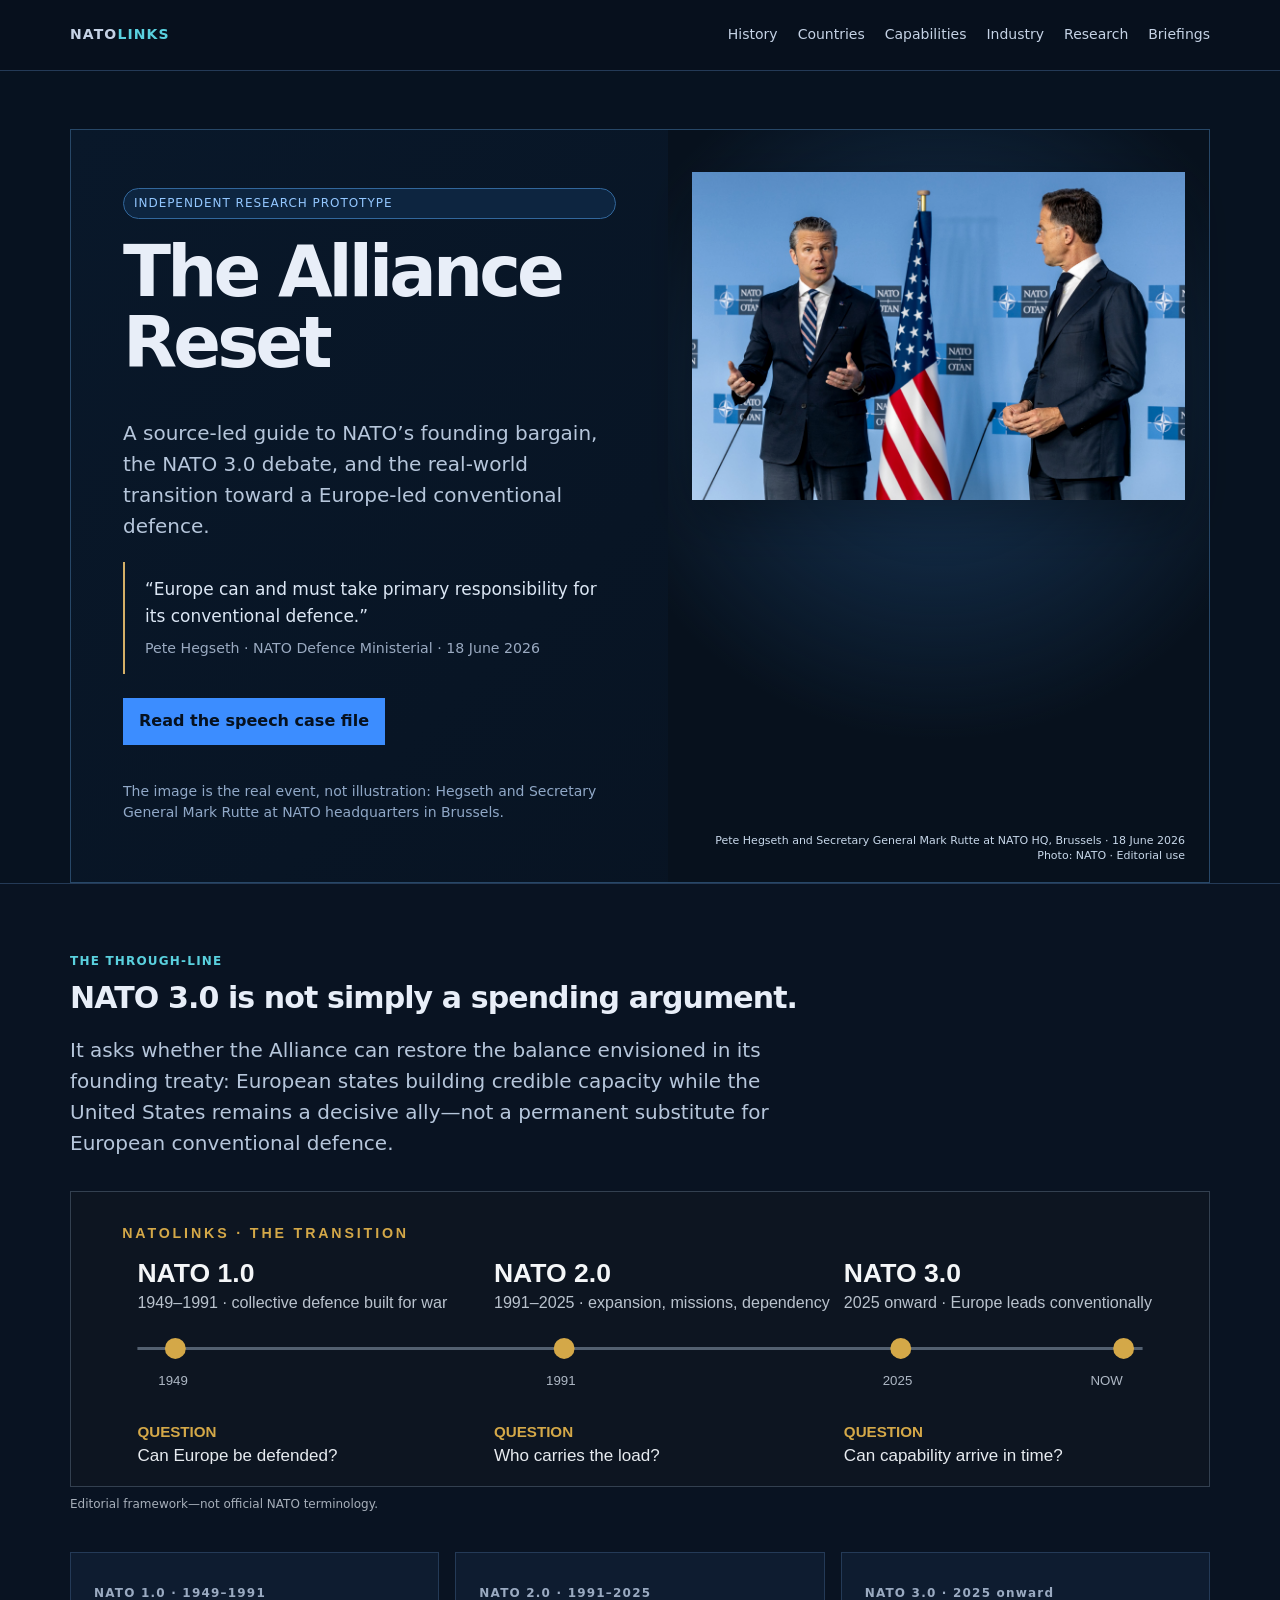
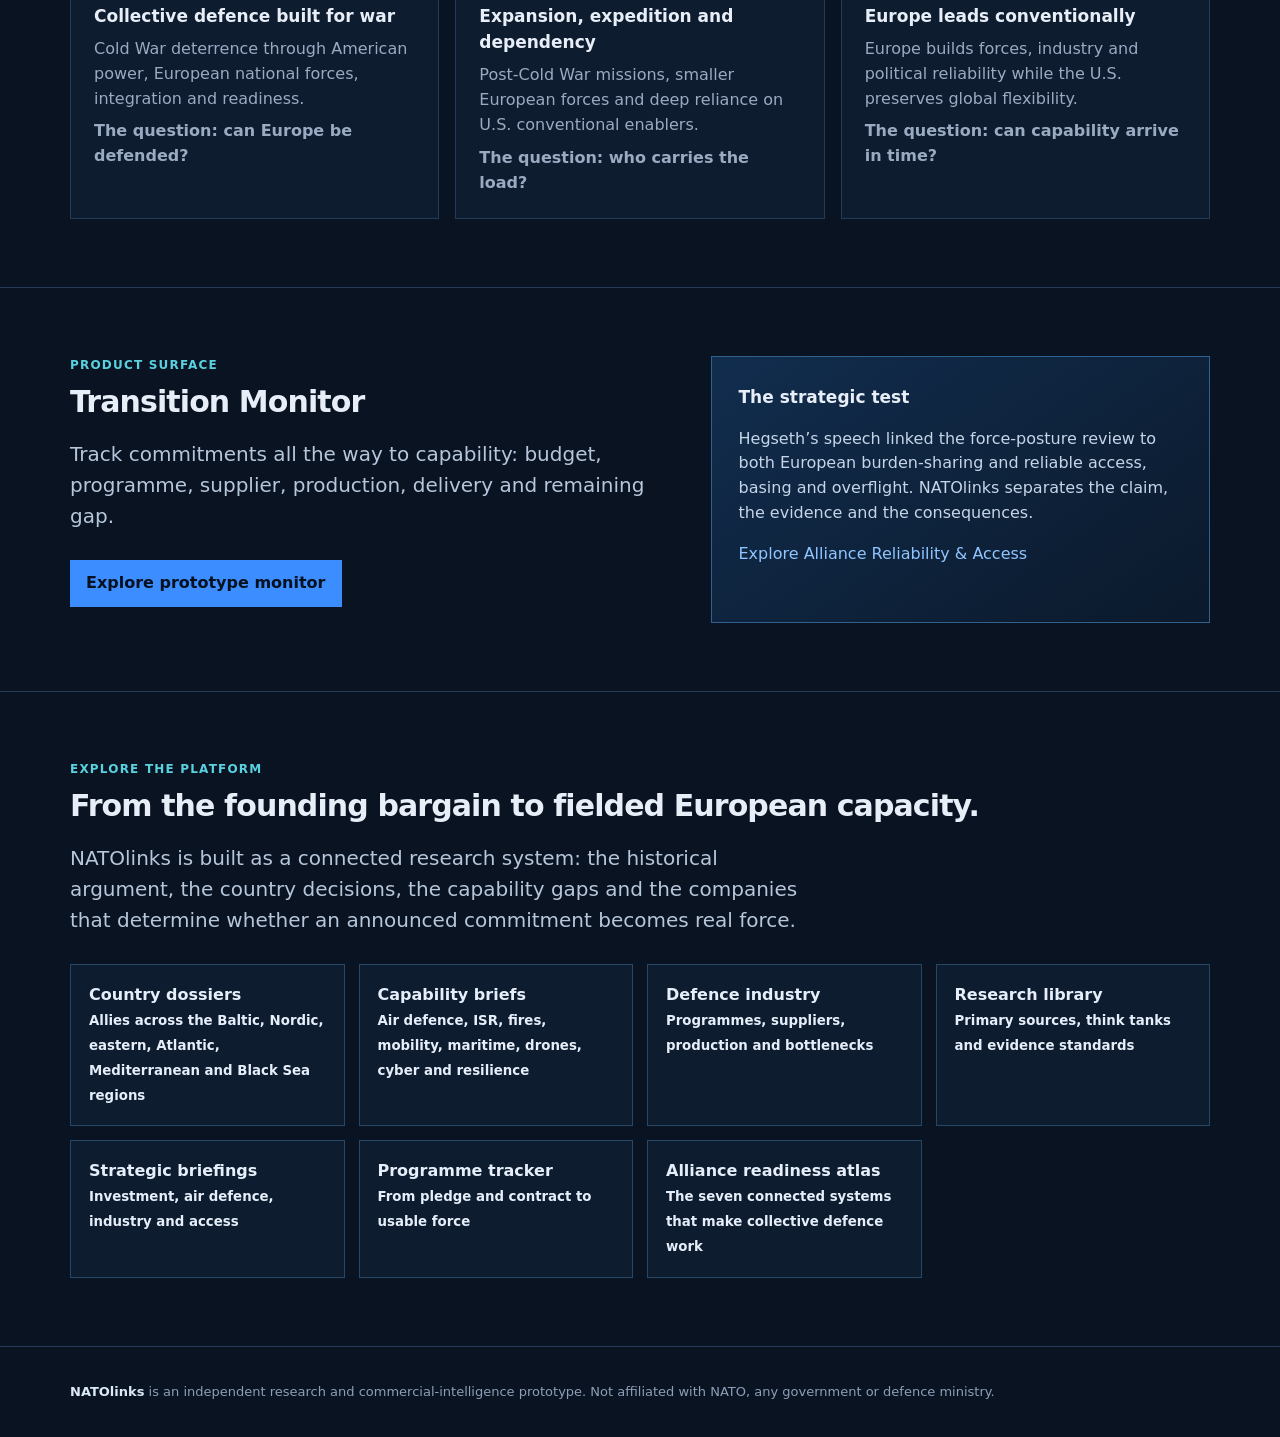
<file: index.html>
<!doctype html>
<html lang="en">
<head>
  <meta charset="utf-8">
  <meta name="viewport" content="width=device-width,initial-scale=1">
  <title>NATOlinks — NATO 3.0 Transition Monitor</title>
  <meta name="description" content="Independent briefing and intelligence prototype on NATO's founding bargain and Europe's defence transition.">
  <link rel="icon" href="data:image/svg+xml,%3Csvg xmlns='http://www.w3.org/2000/svg' viewBox='0 0 64 64'%3E%3Crect width='64' height='64' rx='12' fill='%23091423'/%3E%3Cpath d='M32 10 43 32 32 54 21 32Z' fill='%235ad1df'/%3E%3Ccircle cx='32' cy='32' r='6' fill='%23d4af67'/%3E%3C/svg%3E">
  <link rel="stylesheet" href="styles.css">
  <style>
    .front{background:#071220;padding:58px 0 0}.front-grid{display:grid;grid-template-columns:1.05fr .95fr;min-height:610px;background:linear-gradient(135deg,#09182a,#071220);border:1px solid #274767}.front-copy{padding:58px 52px;display:flex;flex-direction:column;justify-content:center}.front-copy h1{font-size:clamp(46px,5.5vw,78px)}.front-copy .lede{font-size:20px}.front-photo{min-height:610px;position:relative;display:grid;place-items:start center;margin:0;padding:42px 24px 48px;background:radial-gradient(circle at 50% 35%,#18395c 0,transparent 62%),#07111d}.front-photo img{display:block;width:100%;height:auto;max-height:470px;object-fit:contain;filter:saturate(.94) contrast(1.04);box-shadow:0 18px 48px rgba(0,0,0,.32)}.photo-credit{position:absolute;right:24px;bottom:18px;z-index:1;margin:0;max-width:92%;color:#c8d8ea;font-size:11px;line-height:1.35;text-align:right}.front-note{margin:20px 0 0;color:#90a8c7;font-size:14px}.front-note a{color:#a9d9ff}@media(max-width:760px){.front{padding:28px 0 0}.front-grid{grid-template-columns:1fr;min-height:0}.front-copy{padding:42px 26px}.front-photo{min-height:0;order:-1;padding:20px 16px 46px}.front-photo img{max-height:none}.photo-credit{right:16px;bottom:16px}}
  </style>
</head>
<body>
  <header class="top">
<div class="wrap nav">
<a class="brand" href="index.html">NATO<span>LINKS</span>
</a>
<nav>
<a href="history.html">History</a>
<a href="countries.html">Countries</a>
<a href="capabilities.html">Capabilities</a>
<a href="industry.html">Industry</a>
<a href="research.html">Research</a>
<a href="briefings.html">Briefings</a>
</nav>
</div>
</header>
  <main>
    <section class="front">
<div class="wrap front-grid">
      <div class="front-copy">
<span class="tag">Independent research prototype</span>
<h1>The Alliance Reset</h1>
<p class="lede">A source-led guide to NATO’s founding bargain, the NATO 3.0 debate, and the real-world transition toward a Europe-led conventional defence.</p>
<div class="quote">“Europe can and must take primary responsibility for its conventional defence.”<small>Pete Hegseth · NATO Defence Ministerial · 18 June 2026</small>
</div>
<p>
<a class="button" href="speech.html">Read the speech case file</a>
</p>
<p class="front-note">The image is the real event, not illustration: Hegseth and Secretary General Mark Rutte at NATO headquarters in Brussels.</p>
</div>
      <figure class="front-photo">
<img src="hegseth-rutte-nato-hq-2026.jpg" alt="Pete Hegseth speaks beside NATO Secretary General Mark Rutte at NATO Headquarters in Brussels on 18 June 2026">
<figcaption class="photo-credit">Pete Hegseth and Secretary General Mark Rutte at NATO HQ, Brussels · 18 June 2026<br>Photo: NATO · Editorial use</figcaption>
</figure>
    </div>
</section>
    <section class="section">
<div class="wrap">
<p class="eyebrow">The through-line</p>
<h2>NATO 3.0 is not simply a spending argument.</h2>
<p class="lede">It asks whether the Alliance can restore the balance envisioned in its founding treaty: European states building credible capacity while the United States remains a decisive ally—not a permanent substitute for European conventional defence.</p>
<figure class="infographic">
<img src="nato-eras.svg" alt="NATO 1.0, 2.0 and 3.0 transition timeline">
<figcaption>Editorial framework—not official NATO terminology.</figcaption>
</figure>
<div class="grid3">
<article class="card era">
<p class="era-num">NATO 1.0 · 1949–1991</p>
<h3>Collective defence built for war</h3>
<p>Cold War deterrence through American power, European national forces, integration and readiness.</p>
<p class="year">The question: can Europe be defended?</p>
</article>
<article class="card era">
<p class="era-num">NATO 2.0 · 1991–2025</p>
<h3>Expansion, expedition and dependency</h3>
<p>Post-Cold War missions, smaller European forces and deep reliance on U.S. conventional enablers.</p>
<p class="year">The question: who carries the load?</p>
</article>
<article class="card era">
<p class="era-num">NATO 3.0 · 2025 onward</p>
<h3>Europe leads conventionally</h3>
<p>Europe builds forces, industry and political reliability while the U.S. preserves global flexibility.</p>
<p class="year">The question: can capability arrive in time?</p>
</article>
</div>
</div>
</section>
    <section class="section">
<div class="wrap monitor">
<div>
<p class="eyebrow">Product surface</p>
<h2>Transition Monitor</h2>
<p class="lede">Track commitments all the way to capability: budget, programme, supplier, production, delivery and remaining gap.</p>
<p>
<a class="button" href="monitor.html">Explore prototype monitor</a>
</p>
</div>
<div class="callout">
<h3>The strategic test</h3>
<p>Hegseth’s speech linked the force-posture review to both European burden-sharing and reliable access, basing and overflight. NATOlinks separates the claim, the evidence and the consequences.</p>
<a href="access.html">Explore Alliance Reliability & Access</a>
</div>
</div>
</section>
<section class="section">
<div class="wrap">
<p class="eyebrow">Explore the platform</p>
<h2>From the founding bargain to fielded European capacity.</h2>
<p class="lede">NATOlinks is built as a connected research system: the historical argument, the country decisions, the capability gaps and the companies that determine whether an announced commitment becomes real force.</p>
<div class="section-links">
<a href="countries.html">Country dossiers<br><small>Allies across the Baltic, Nordic, eastern, Atlantic, Mediterranean and Black Sea regions</small></a>
<a href="capabilities.html">Capability briefs<br><small>Air defence, ISR, fires, mobility, maritime, drones, cyber and resilience</small></a>
<a href="industry.html">Defence industry<br><small>Programmes, suppliers, production and bottlenecks</small></a>
<a href="research.html">Research library<br><small>Primary sources, think tanks and evidence standards</small></a>
<a href="briefings.html">Strategic briefings<br><small>Investment, air defence, industry and access</small></a>
<a href="programmes.html">Programme tracker<br><small>From pledge and contract to usable force</small></a>
<a href="readiness.html">Alliance readiness atlas<br><small>The seven connected systems that make collective defence work</small></a>
</div>
</div>
</section>
  </main>
  <footer class="footer">
<div class="wrap">
<strong>NATOlinks</strong> is an independent research and commercial-intelligence prototype. Not affiliated with NATO, any government or defence ministry.</div>
</footer>
</body>
</html>
</file>
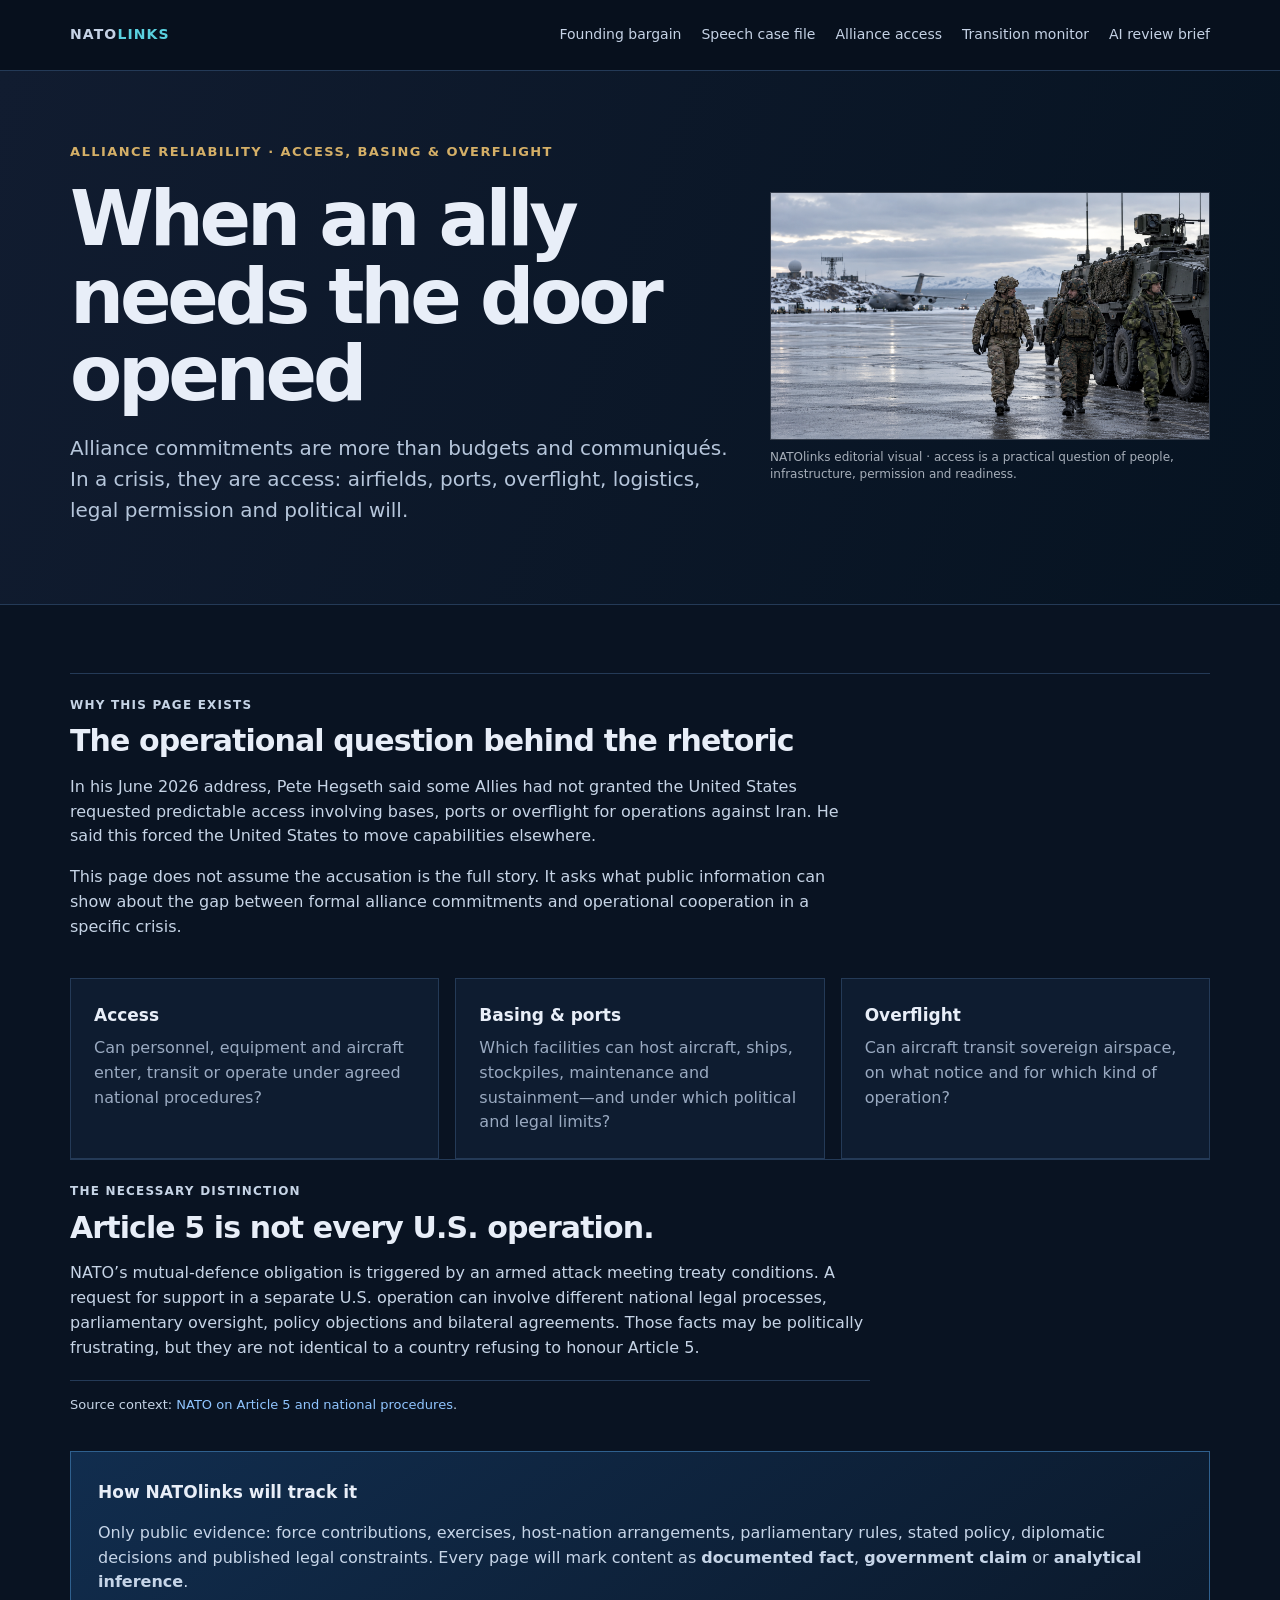
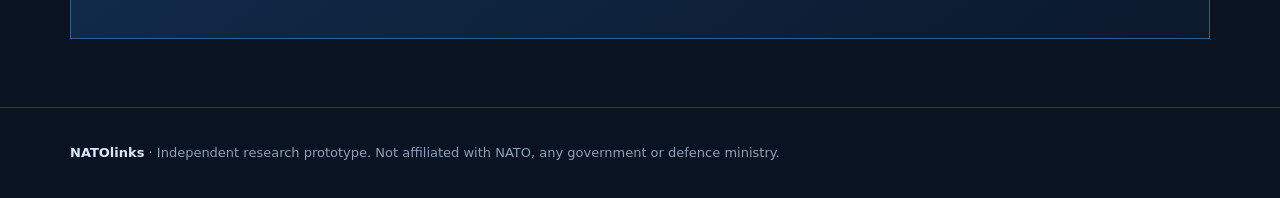
<file: access.html>
<!doctype html>
<html lang="en">
<head>
<meta charset="utf-8">
<meta name="viewport" content="width=device-width,initial-scale=1">
<title>Alliance Reliability & Access — NATOlinks</title>
<meta name="description" content="A NATOlinks explainer on access, basing, overflight and alliance reliability.">
<link rel="stylesheet" href="styles.css">
</head>
<body>
<header class="top">
<div class="wrap nav">
<a class="brand" href="index.html">NATO<span>LINKS</span>
</a>
<nav>
<a href="history.html">Founding bargain</a>
<a href="speech.html">Speech case file</a>
<a href="access.html">Alliance access</a>
<a href="monitor.html">Transition monitor</a>
<a href="review.html">AI review brief</a>
</nav>
</div>
</header>
<main>
<section class="case-hero">
<div class="wrap access-hero">
<div>
<p class="speech-tag">Alliance Reliability · Access, Basing & Overflight</p>
<h1>When an ally needs the door opened</h1>
<p class="lede">Alliance commitments are more than budgets and communiqués. In a crisis, they are access: airfields, ports, overflight, logistics, legal permission and political will.</p>
</div>
<figure class="access-figure">
<img src="nordic-alliance-exercise-editorial.png" alt="Editorial image of three European service members beside an armoured vehicle at a Northern European airbase">
<figcaption>NATOlinks editorial visual · access is a practical question of people, infrastructure, permission and readiness.</figcaption>
</figure>
</div>
</section>
<section class="section">
<div class="wrap">
<div class="block">
<p class="eyebrow">Why this page exists</p>
<h2>The operational question behind the rhetoric</h2>
<p>In his June 2026 address, Pete Hegseth said some Allies had not granted the United States requested predictable access involving bases, ports or overflight for operations against Iran. He said this forced the United States to move capabilities elsewhere.</p>
<p>This page does not assume the accusation is the full story. It asks what public information can show about the gap between formal alliance commitments and operational cooperation in a specific crisis.</p>
</div>
<div class="grid3">
<article class="card">
<h3>Access</h3>
<p>Can personnel, equipment and aircraft enter, transit or operate under agreed national procedures?</p>
</article>
<article class="card">
<h3>Basing & ports</h3>
<p>Which facilities can host aircraft, ships, stockpiles, maintenance and sustainment—and under which political and legal limits?</p>
</article>
<article class="card">
<h3>Overflight</h3>
<p>Can aircraft transit sovereign airspace, on what notice and for which kind of operation?</p>
</article>
</div>
<div class="block">
<p class="eyebrow">The necessary distinction</p>
<h2>Article 5 is not every U.S. operation.</h2>
<p>NATO’s mutual-defence obligation is triggered by an armed attack meeting treaty conditions. A request for support in a separate U.S. operation can involve different national legal processes, parliamentary oversight, policy objections and bilateral agreements. Those facts may be politically frustrating, but they are not identical to a country refusing to honour Article 5.</p>
<p class="source">Source context: <a href="https://www.nato.int/en/what-we-do/introduction-to-nato/collective-defence-and-article-5" target="_blank" rel="noreferrer">NATO on Article 5 and national procedures</a>.</p>
</div>
<div class="callout">
<h3>How NATOlinks will track it</h3>
<p>Only public evidence: force contributions, exercises, host-nation arrangements, parliamentary rules, stated policy, diplomatic decisions and published legal constraints. Every page will mark content as <b>documented fact</b>, <b>government claim</b> or <b>analytical inference</b>.</p>
</div>
</div>
</section>
</main>
<footer class="footer">
<div class="wrap">
<strong>NATOlinks</strong> · Independent research prototype. Not affiliated with NATO, any government or defence ministry.</div>
</footer>
</body>
</html>
</file>
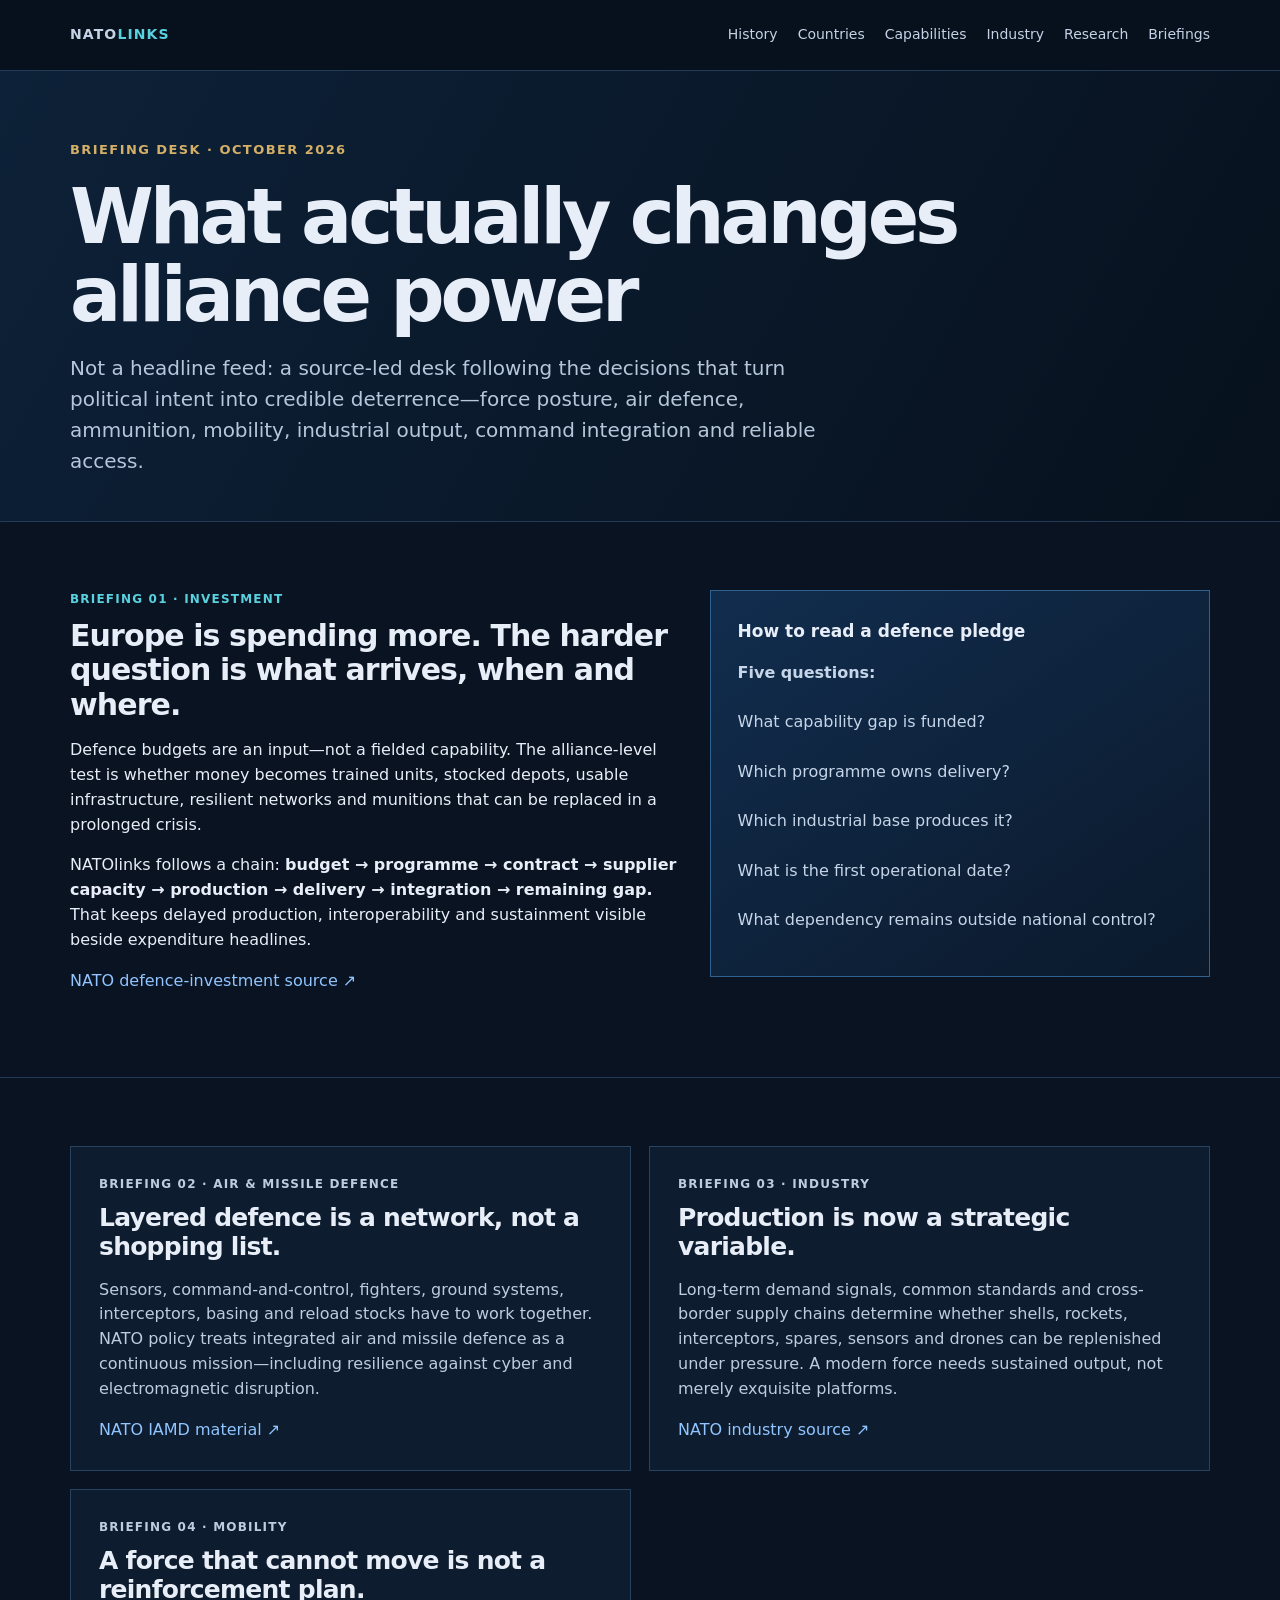
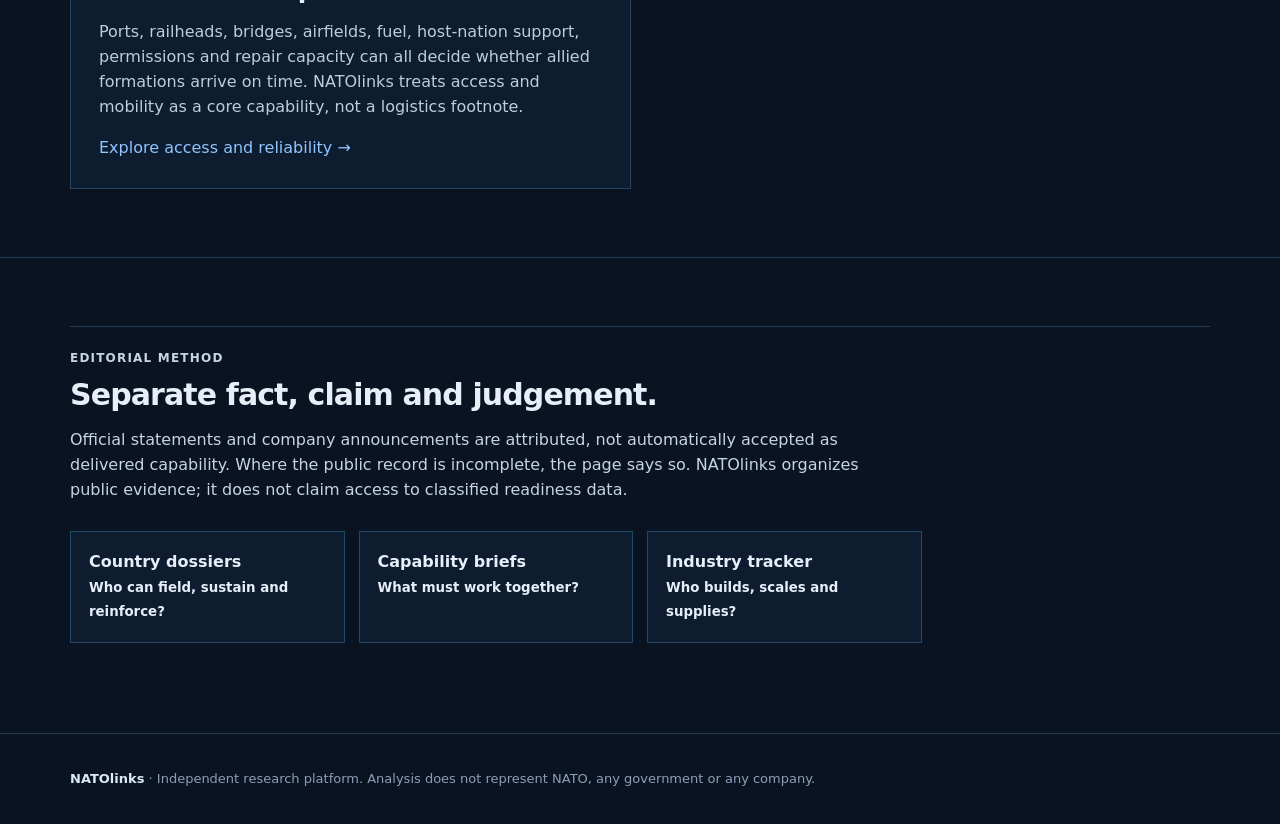
<file: briefings.html>
<!doctype html><html lang="en"><head><meta charset="utf-8"><meta name="viewport" content="width=device-width,initial-scale=1"><title>Strategic Briefings — NATOlinks</title><meta name="description" content="Source-led NATO briefings on investment, air defence, industrial capacity and alliance access."><link rel="stylesheet" href="styles.css"></head><body><header class="top"><div class="wrap nav"><a class="brand" href="index.html">NATO<span>LINKS</span></a><nav><a href="history.html">History</a><a href="countries.html">Countries</a><a href="capabilities.html">Capabilities</a><a href="industry.html">Industry</a><a href="research.html">Research</a><a href="briefings.html">Briefings</a></nav></div></header><main><section class="page-intro"><div class="wrap"><p class="speech-tag">Briefing desk · October 2026</p><h1>What actually changes alliance power</h1><p class="lede">Not a headline feed: a source-led desk following the decisions that turn political intent into credible deterrence—force posture, air defence, ammunition, mobility, industrial output, command integration and reliable access.</p></div></section><section class="section"><div class="wrap"><div class="article-grid"><article><p class="eyebrow">Briefing 01 · Investment</p><h2>Europe is spending more. The harder question is what arrives, when and where.</h2><p>Defence budgets are an input—not a fielded capability. The alliance-level test is whether money becomes trained units, stocked depots, usable infrastructure, resilient networks and munitions that can be replaced in a prolonged crisis.</p><p>NATOlinks follows a chain: <b>budget → programme → contract → supplier capacity → production → delivery → integration → remaining gap.</b> That keeps delayed production, interoperability and sustainment visible beside expenditure headlines.</p><p><a href="https://www.nato.int/en/what-we-do/introduction-to-nato/defence-expenditures-and-natos-5-commitment" target="_blank" rel="noreferrer">NATO defence-investment source ↗</a></p></article><aside class="callout"><h3>How to read a defence pledge</h3><p><b>Five questions:</b><br><br>What capability gap is funded?<br><br>Which programme owns delivery?<br><br>Which industrial base produces it?<br><br>What is the first operational date?<br><br>What dependency remains outside national control?</p></aside></div></div></section><section class="section"><div class="wrap"><div class="content-grid"><article class="dossier"><p class="eyebrow">Briefing 02 · Air & missile defence</p><h2>Layered defence is a network, not a shopping list.</h2><p>Sensors, command-and-control, fighters, ground systems, interceptors, basing and reload stocks have to work together. NATO policy treats integrated air and missile defence as a continuous mission—including resilience against cyber and electromagnetic disruption.</p><a class="text-link" href="https://www.nato.int/en/what-we-do/deterrence-and-defence/nato-integrated-air-and-missile-defence" target="_blank" rel="noreferrer">NATO IAMD material ↗</a></article><article class="dossier"><p class="eyebrow">Briefing 03 · Industry</p><h2>Production is now a strategic variable.</h2><p>Long-term demand signals, common standards and cross-border supply chains determine whether shells, rockets, interceptors, spares, sensors and drones can be replenished under pressure. A modern force needs sustained output, not merely exquisite platforms.</p><a class="text-link" href="https://www.nato.int/en/what-we-do/deterrence-and-defence/natos-role-in-defence-industry-production" target="_blank" rel="noreferrer">NATO industry source ↗</a></article><article class="dossier"><p class="eyebrow">Briefing 04 · Mobility</p><h2>A force that cannot move is not a reinforcement plan.</h2><p>Ports, railheads, bridges, airfields, fuel, host-nation support, permissions and repair capacity can all decide whether allied formations arrive on time. NATOlinks treats access and mobility as a core capability, not a logistics footnote.</p><a class="text-link" href="access.html">Explore access and reliability →</a></article></div></div></section><section class="section"><div class="wrap"><div class="block"><p class="eyebrow">Editorial method</p><h2>Separate fact, claim and judgement.</h2><p>Official statements and company announcements are attributed, not automatically accepted as delivered capability. Where the public record is incomplete, the page says so. NATOlinks organizes public evidence; it does not claim access to classified readiness data.</p><div class="section-links"><a href="countries.html">Country dossiers<br><small>Who can field, sustain and reinforce?</small></a><a href="capabilities.html">Capability briefs<br><small>What must work together?</small></a><a href="industry.html">Industry tracker<br><small>Who builds, scales and supplies?</small></a></div></div></div></section></main><footer class="footer"><div class="wrap"><strong>NATOlinks</strong> · Independent research platform. Analysis does not represent NATO, any government or any company.</div></footer></body></html>
</file>
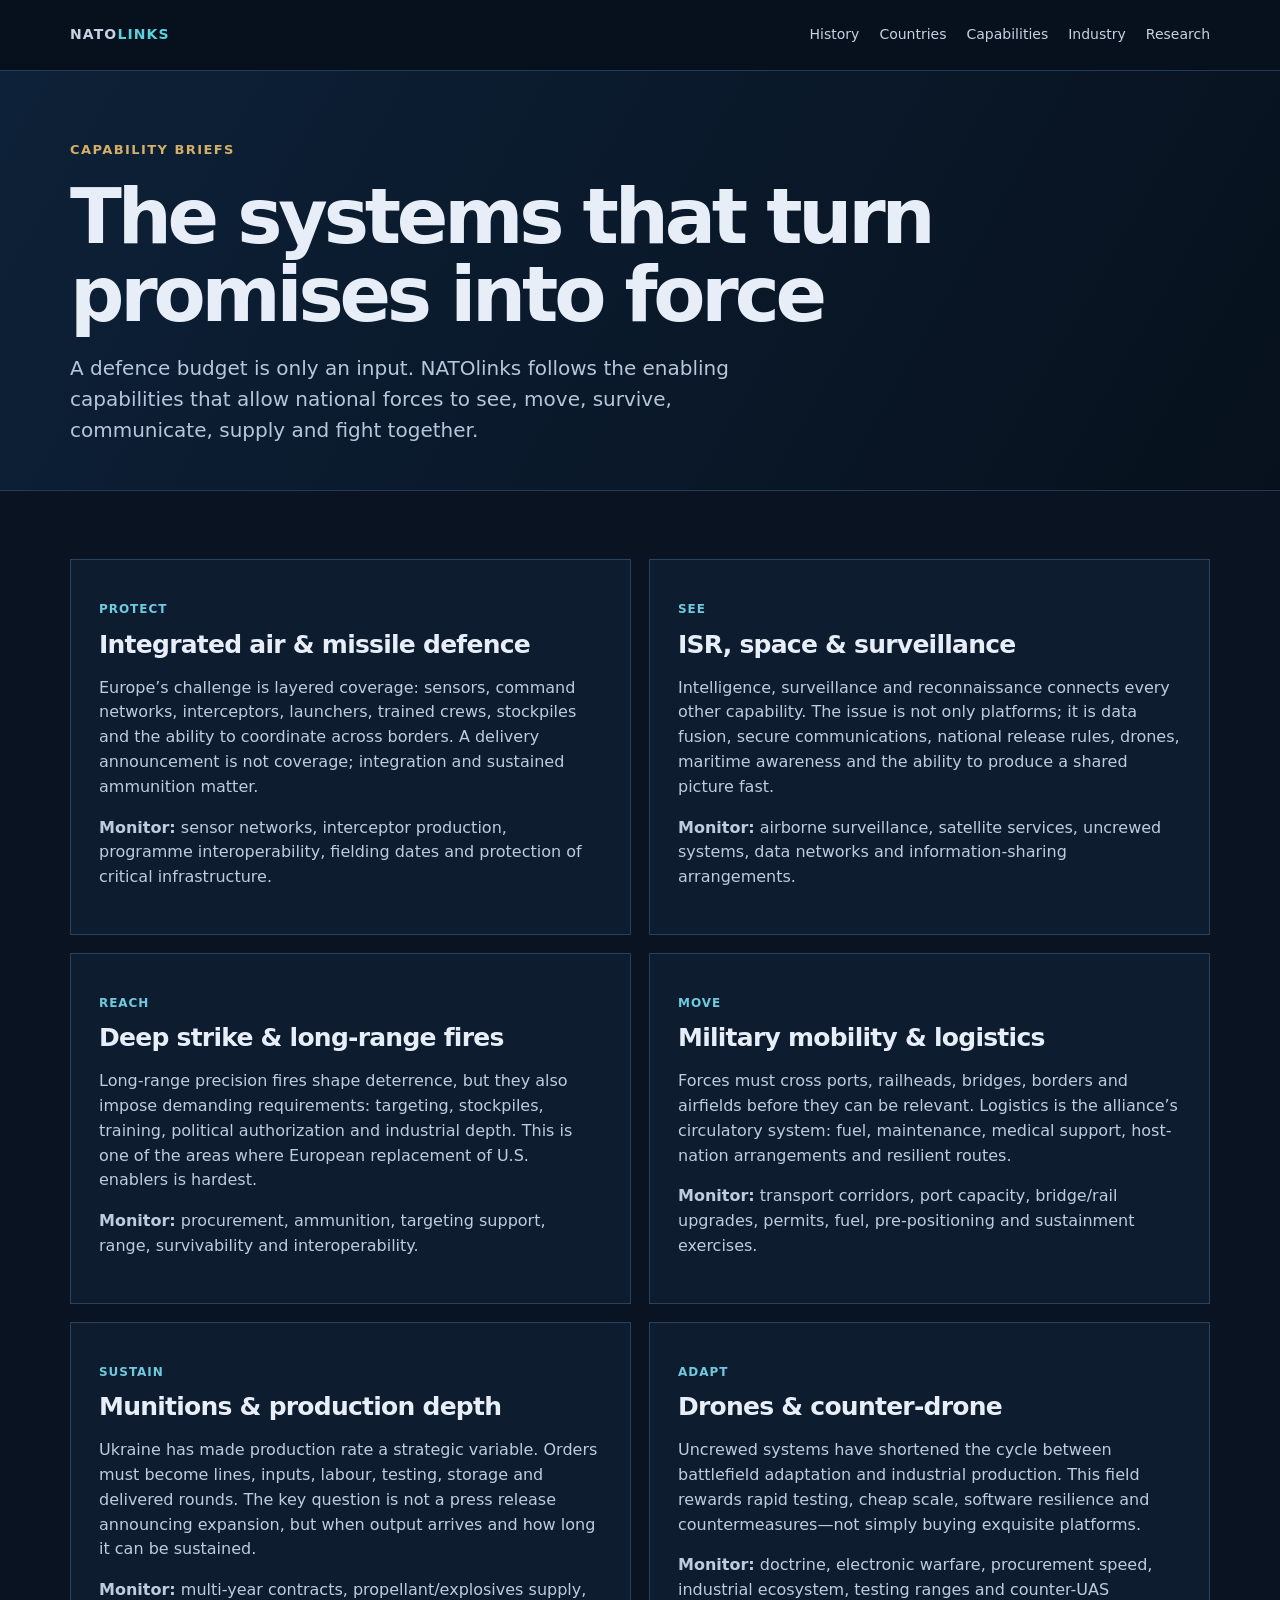
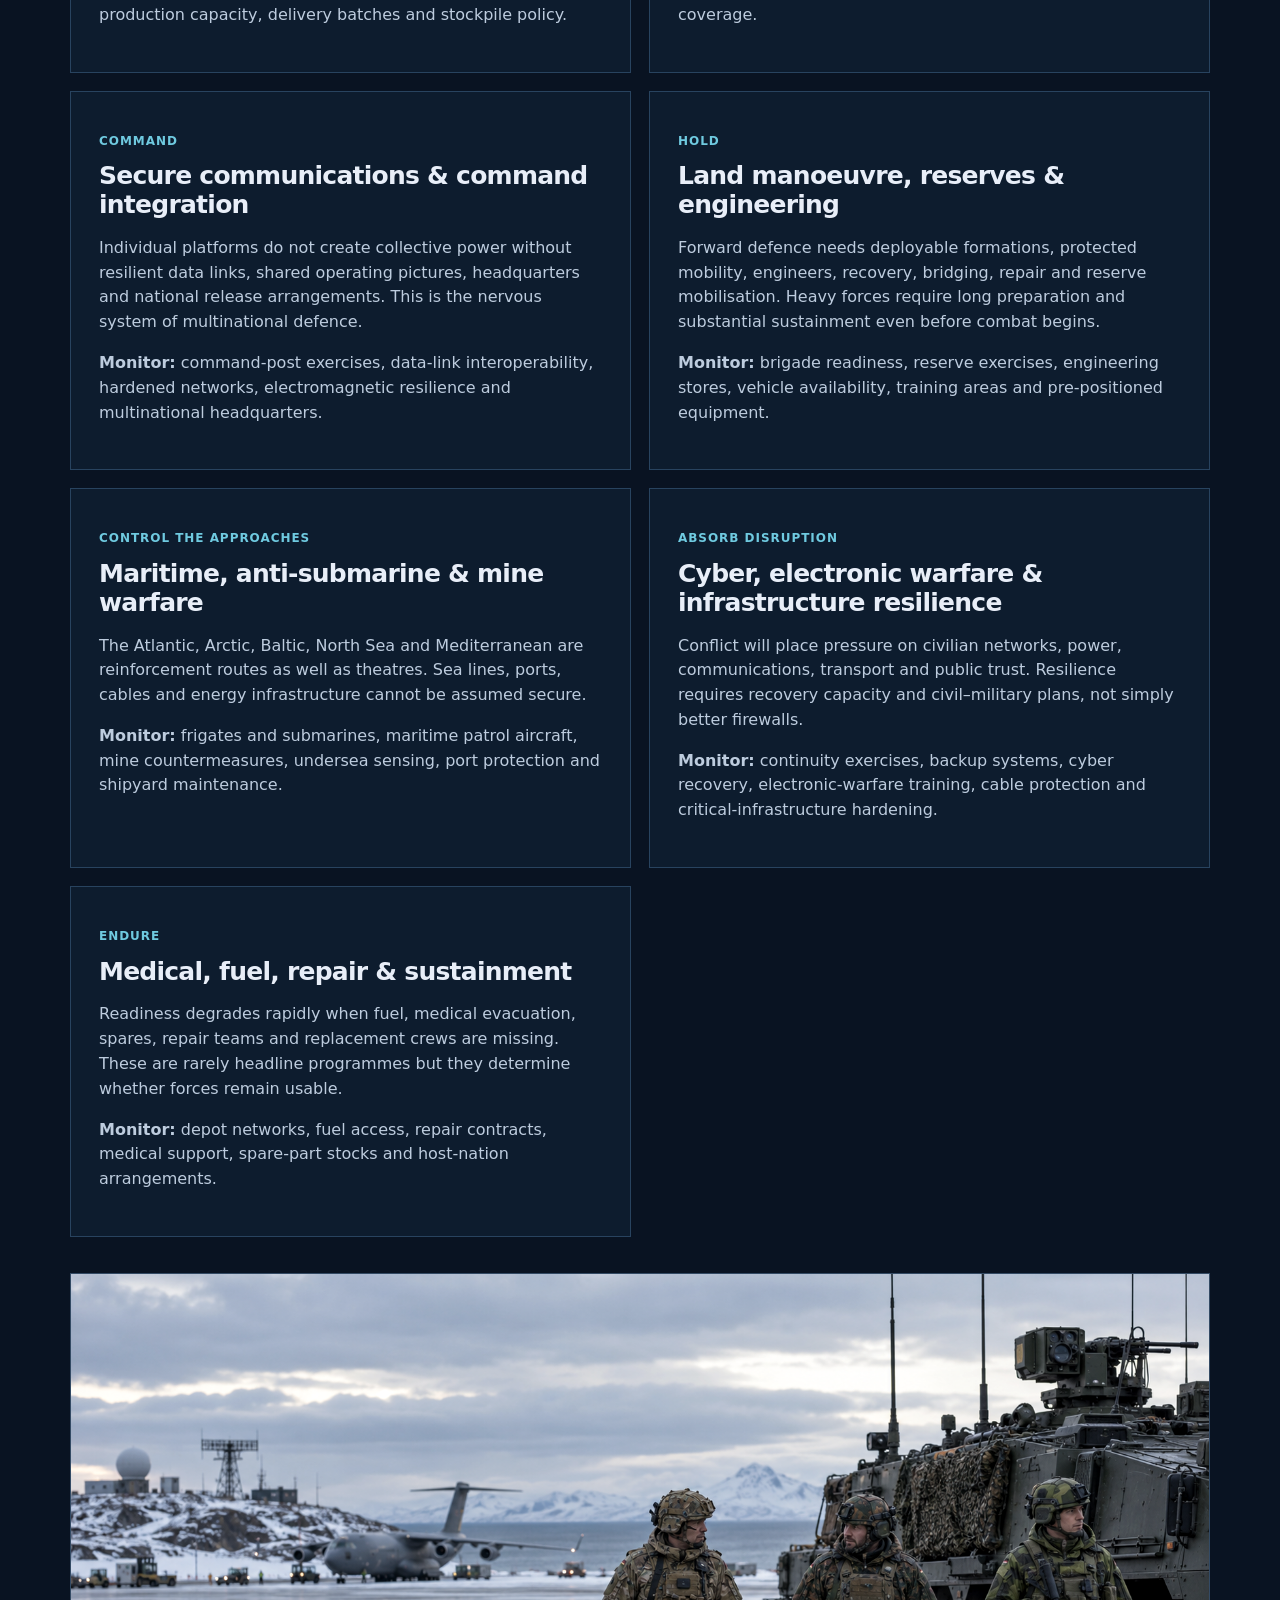
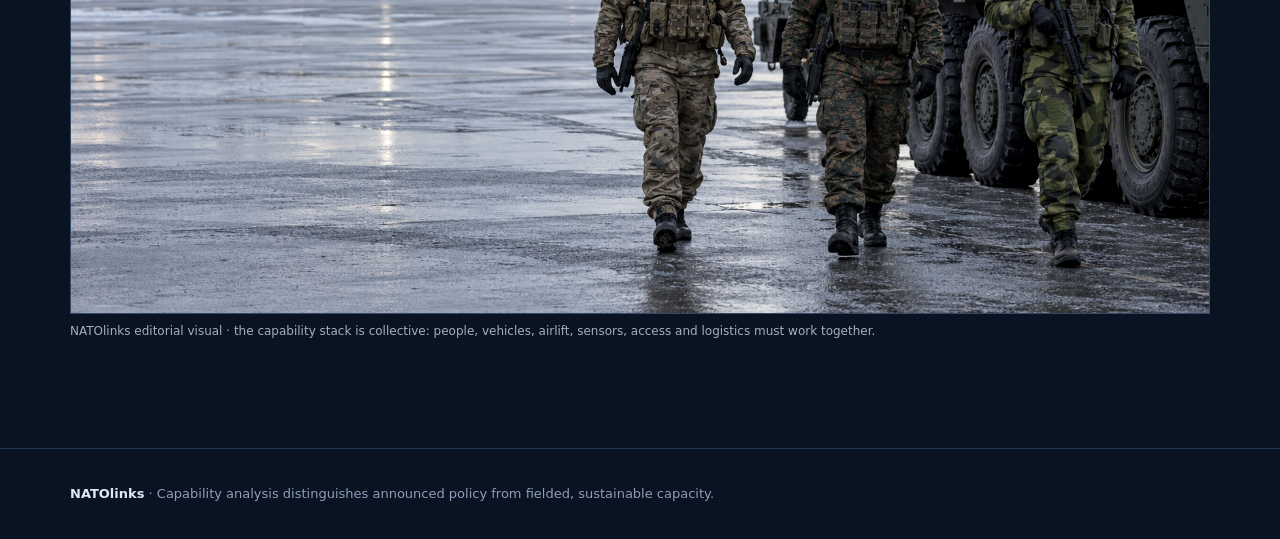
<file: capabilities.html>
<!doctype html>
<html lang="en"><head><meta charset="utf-8"><meta name="viewport" content="width=device-width,initial-scale=1"><title>Capability Briefs — NATOlinks</title><meta name="description" content="The military capabilities that determine whether European defence commitments become usable force."><link rel="stylesheet" href="styles.css"></head>
<body><header class="top"><div class="wrap nav"><a class="brand" href="index.html">NATO<span>LINKS</span></a><nav><a href="history.html">History</a><a href="countries.html">Countries</a><a href="capabilities.html">Capabilities</a><a href="industry.html">Industry</a><a href="research.html">Research</a></nav></div></header>
<main><section class="page-intro"><div class="wrap"><p class="speech-tag">Capability Briefs</p><h1>The systems that turn promises into force</h1><p class="lede">A defence budget is only an input. NATOlinks follows the enabling capabilities that allow national forces to see, move, survive, communicate, supply and fight together.</p></div></section>
<section class="section"><div class="wrap"><div class="content-grid">
<article class="dossier"><p class="focus">Protect</p><h2>Integrated air & missile defence</h2><p>Europe’s challenge is layered coverage: sensors, command networks, interceptors, launchers, trained crews, stockpiles and the ability to coordinate across borders. A delivery announcement is not coverage; integration and sustained ammunition matter.</p><p><b>Monitor:</b> sensor networks, interceptor production, programme interoperability, fielding dates and protection of critical infrastructure.</p></article>
<article class="dossier"><p class="focus">See</p><h2>ISR, space & surveillance</h2><p>Intelligence, surveillance and reconnaissance connects every other capability. The issue is not only platforms; it is data fusion, secure communications, national release rules, drones, maritime awareness and the ability to produce a shared picture fast.</p><p><b>Monitor:</b> airborne surveillance, satellite services, uncrewed systems, data networks and information-sharing arrangements.</p></article>
<article class="dossier"><p class="focus">Reach</p><h2>Deep strike & long-range fires</h2><p>Long-range precision fires shape deterrence, but they also impose demanding requirements: targeting, stockpiles, training, political authorization and industrial depth. This is one of the areas where European replacement of U.S. enablers is hardest.</p><p><b>Monitor:</b> procurement, ammunition, targeting support, range, survivability and interoperability.</p></article>
<article class="dossier"><p class="focus">Move</p><h2>Military mobility & logistics</h2><p>Forces must cross ports, railheads, bridges, borders and airfields before they can be relevant. Logistics is the alliance’s circulatory system: fuel, maintenance, medical support, host-nation arrangements and resilient routes.</p><p><b>Monitor:</b> transport corridors, port capacity, bridge/rail upgrades, permits, fuel, pre-positioning and sustainment exercises.</p></article>
<article class="dossier"><p class="focus">Sustain</p><h2>Munitions & production depth</h2><p>Ukraine has made production rate a strategic variable. Orders must become lines, inputs, labour, testing, storage and delivered rounds. The key question is not a press release announcing expansion, but when output arrives and how long it can be sustained.</p><p><b>Monitor:</b> multi-year contracts, propellant/explosives supply, production capacity, delivery batches and stockpile policy.</p></article>
<article class="dossier"><p class="focus">Adapt</p><h2>Drones & counter-drone</h2><p>Uncrewed systems have shortened the cycle between battlefield adaptation and industrial production. This field rewards rapid testing, cheap scale, software resilience and countermeasures—not simply buying exquisite platforms.</p><p><b>Monitor:</b> doctrine, electronic warfare, procurement speed, industrial ecosystem, testing ranges and counter-UAS coverage.</p></article>
<article class="dossier"><p class="focus">Command</p><h2>Secure communications & command integration</h2><p>Individual platforms do not create collective power without resilient data links, shared operating pictures, headquarters and national release arrangements. This is the nervous system of multinational defence.</p><p><b>Monitor:</b> command-post exercises, data-link interoperability, hardened networks, electromagnetic resilience and multinational headquarters.</p></article>
<article class="dossier"><p class="focus">Hold</p><h2>Land manoeuvre, reserves & engineering</h2><p>Forward defence needs deployable formations, protected mobility, engineers, recovery, bridging, repair and reserve mobilisation. Heavy forces require long preparation and substantial sustainment even before combat begins.</p><p><b>Monitor:</b> brigade readiness, reserve exercises, engineering stores, vehicle availability, training areas and pre-positioned equipment.</p></article>
<article class="dossier"><p class="focus">Control the approaches</p><h2>Maritime, anti-submarine & mine warfare</h2><p>The Atlantic, Arctic, Baltic, North Sea and Mediterranean are reinforcement routes as well as theatres. Sea lines, ports, cables and energy infrastructure cannot be assumed secure.</p><p><b>Monitor:</b> frigates and submarines, maritime patrol aircraft, mine countermeasures, undersea sensing, port protection and shipyard maintenance.</p></article>
<article class="dossier"><p class="focus">Absorb disruption</p><h2>Cyber, electronic warfare & infrastructure resilience</h2><p>Conflict will place pressure on civilian networks, power, communications, transport and public trust. Resilience requires recovery capacity and civil–military plans, not simply better firewalls.</p><p><b>Monitor:</b> continuity exercises, backup systems, cyber recovery, electronic-warfare training, cable protection and critical-infrastructure hardening.</p></article>
<article class="dossier"><p class="focus">Endure</p><h2>Medical, fuel, repair & sustainment</h2><p>Readiness degrades rapidly when fuel, medical evacuation, spares, repair teams and replacement crews are missing. These are rarely headline programmes but they determine whether forces remain usable.</p><p><b>Monitor:</b> depot networks, fuel access, repair contracts, medical support, spare-part stocks and host-nation arrangements.</p></article>
</div><figure class="feature-visual feature-visual-wide"><img src="nordic-alliance-exercise-editorial.png" alt="European personnel, armoured vehicle and airlift infrastructure at a northern exercise"><figcaption>NATOlinks editorial visual · the capability stack is collective: people, vehicles, airlift, sensors, access and logistics must work together.</figcaption></figure></div></section></main><footer class="footer"><div class="wrap"><strong>NATOlinks</strong> · Capability analysis distinguishes announced policy from fielded, sustainable capacity.</div></footer></body></html>
</file>
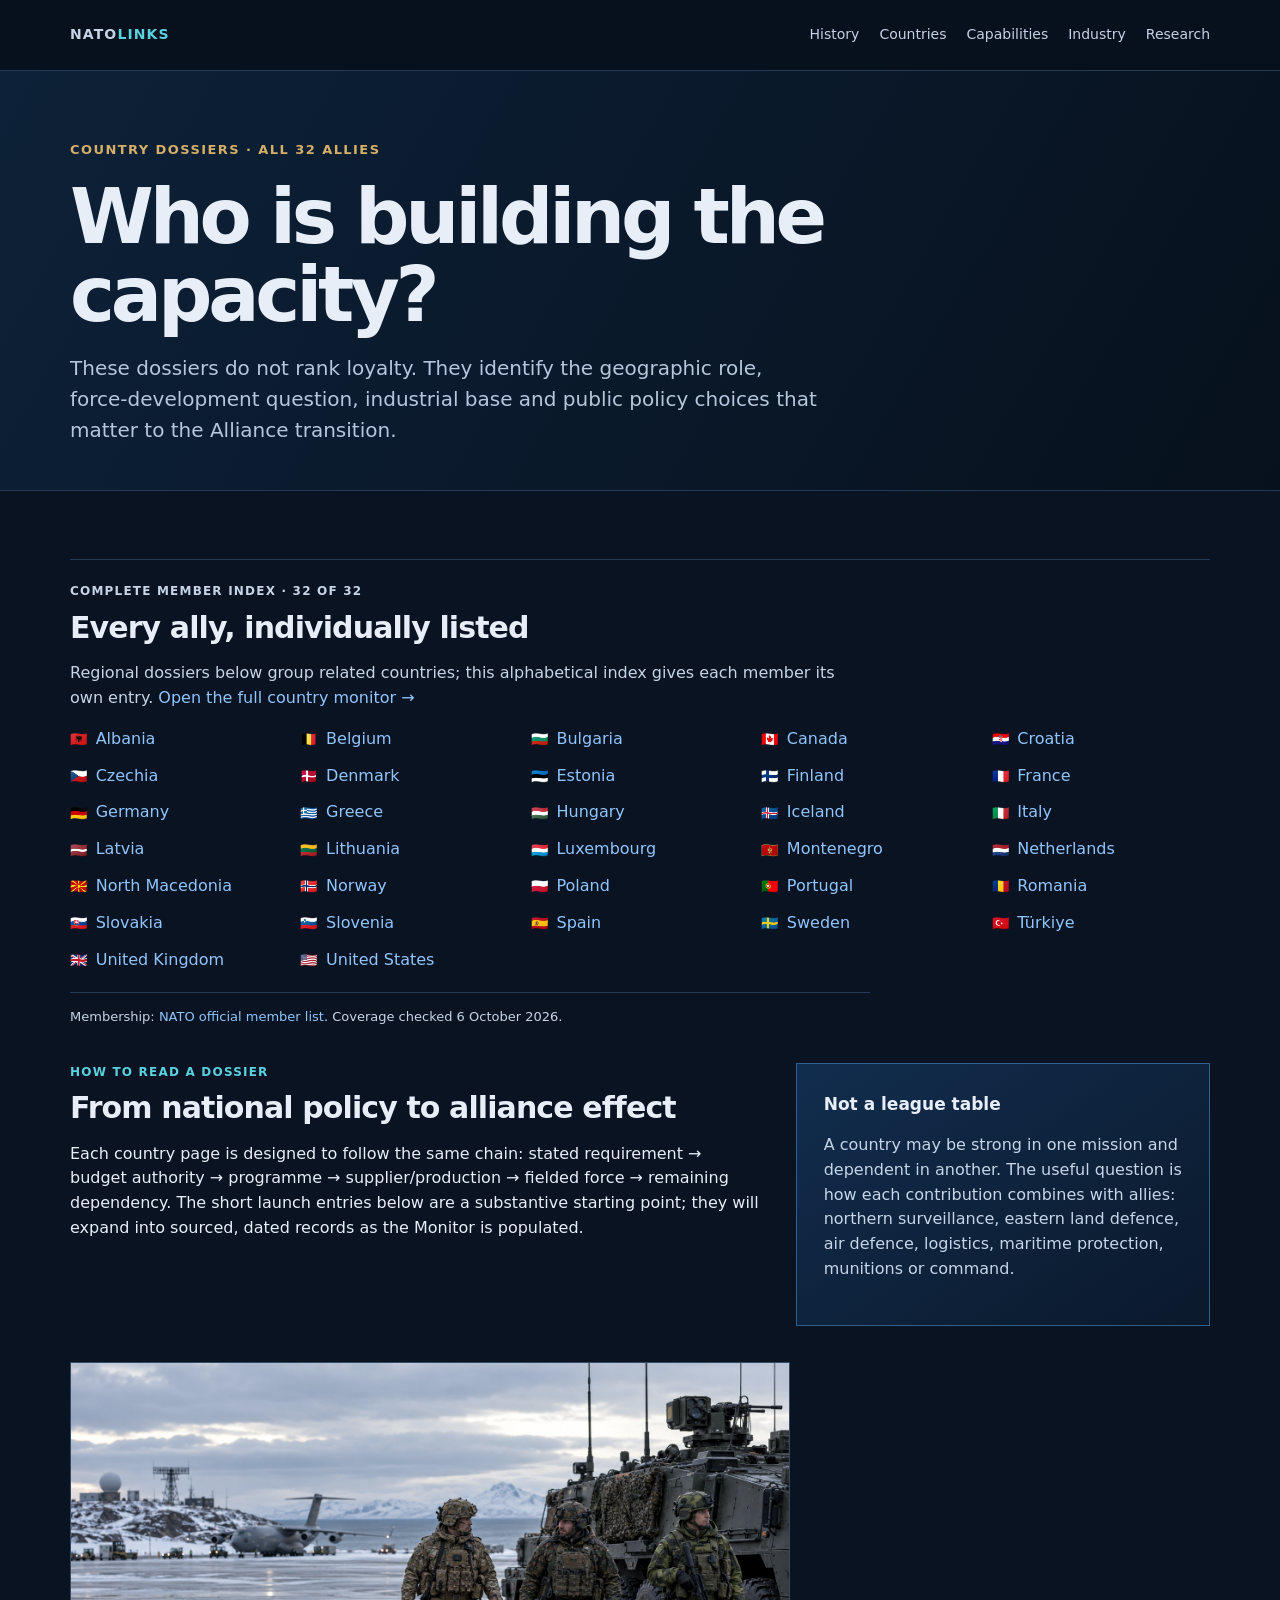
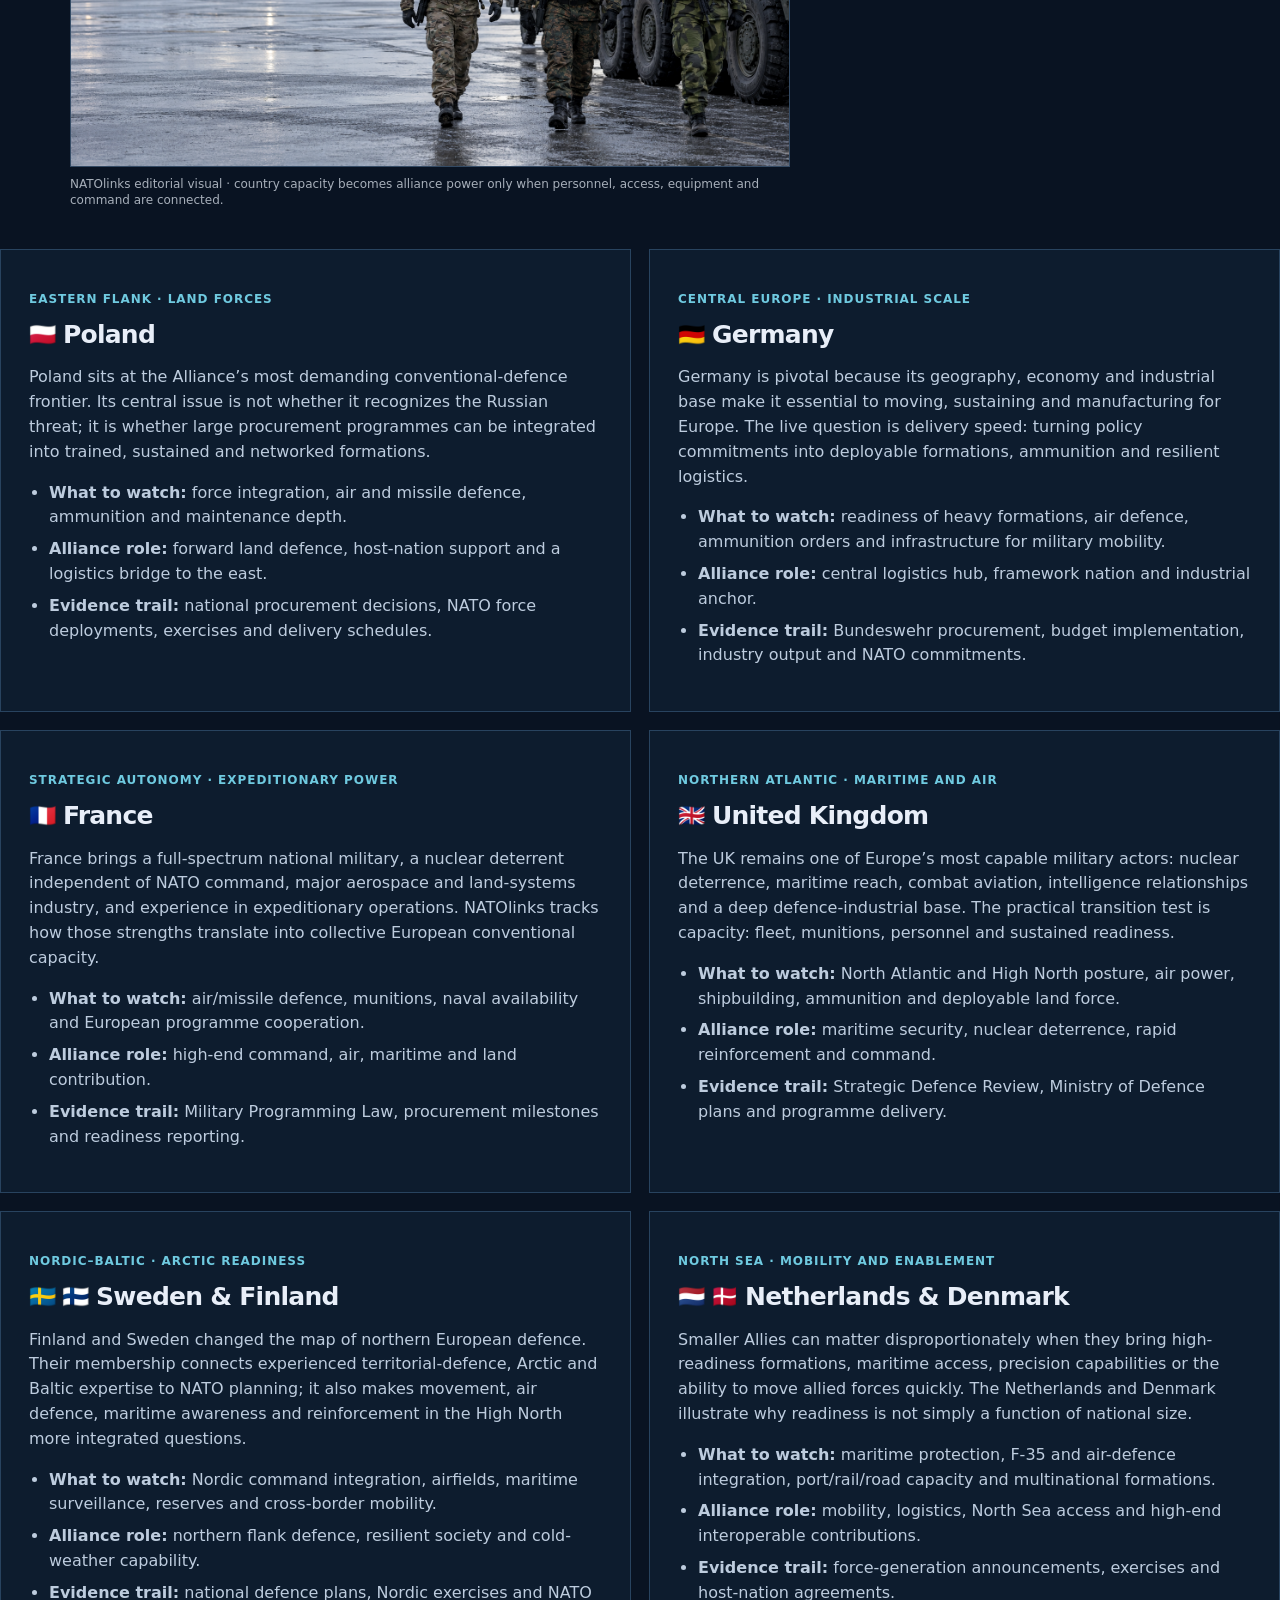
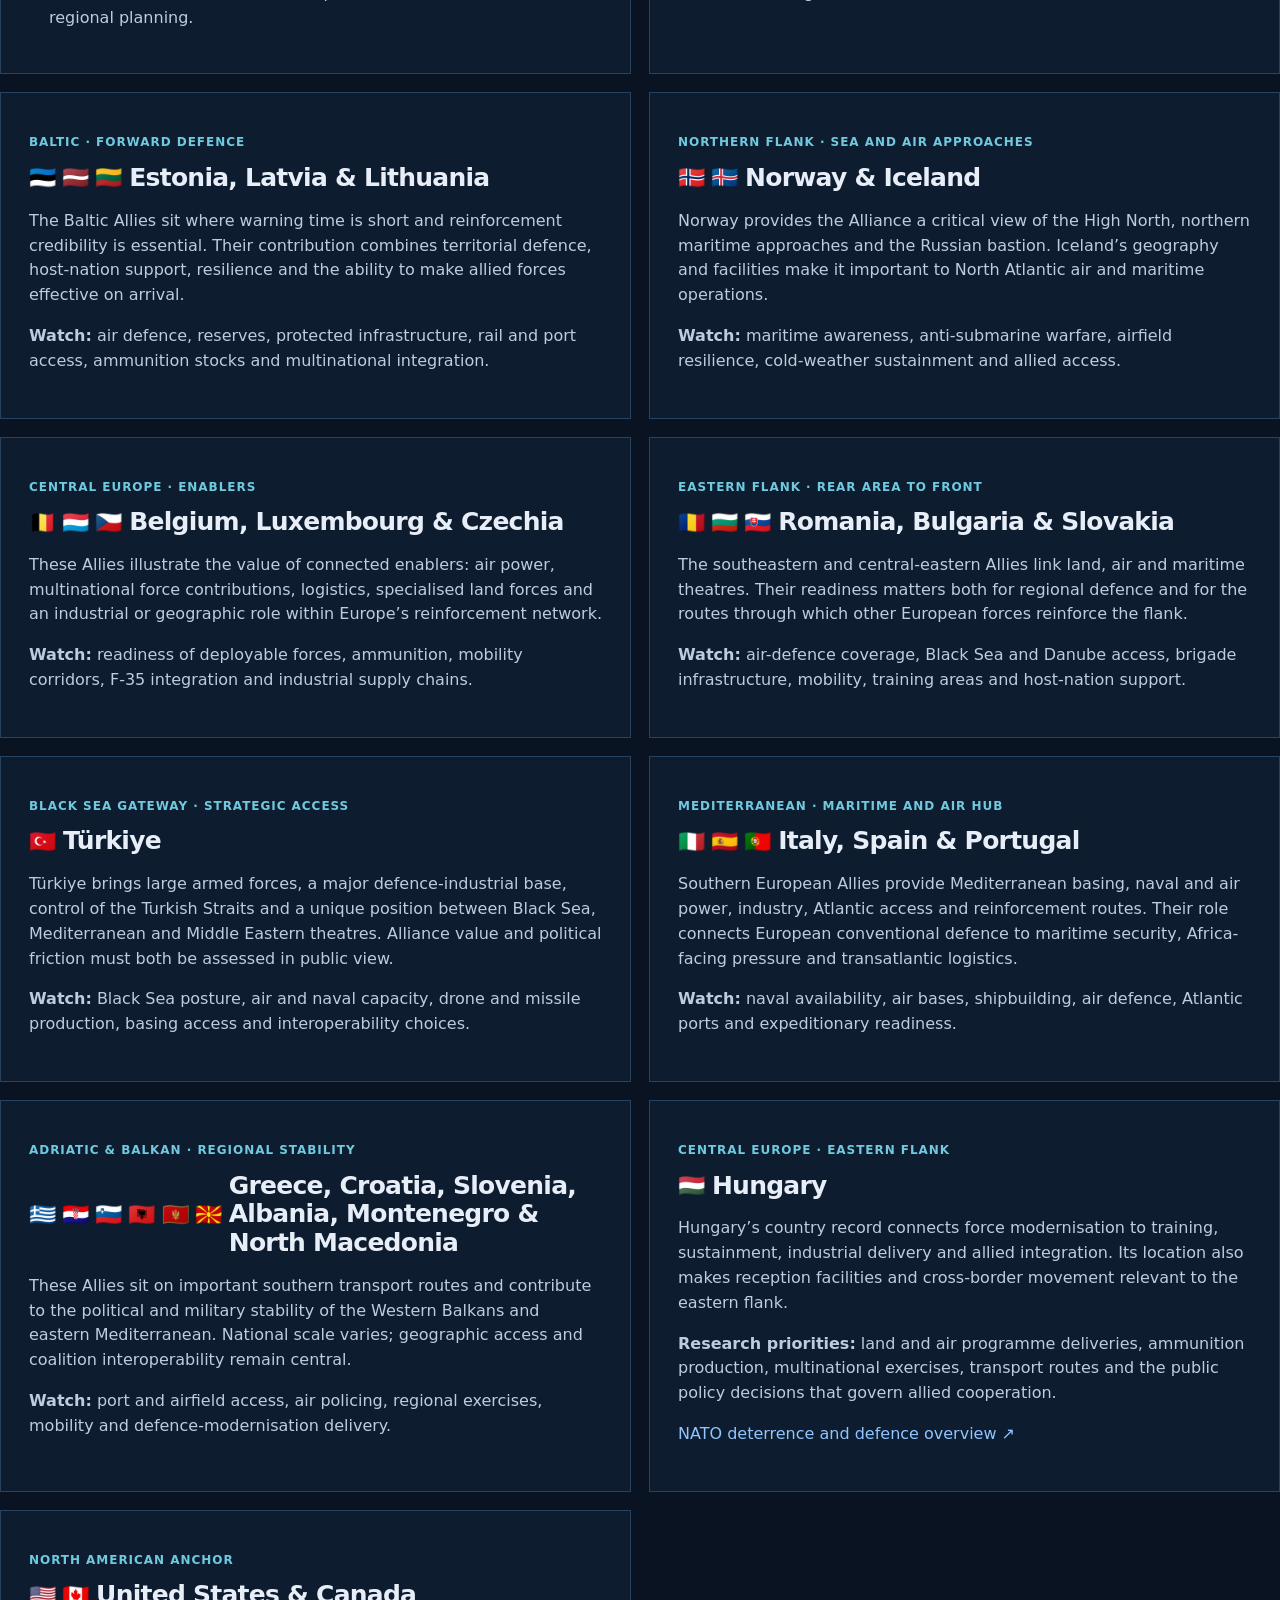
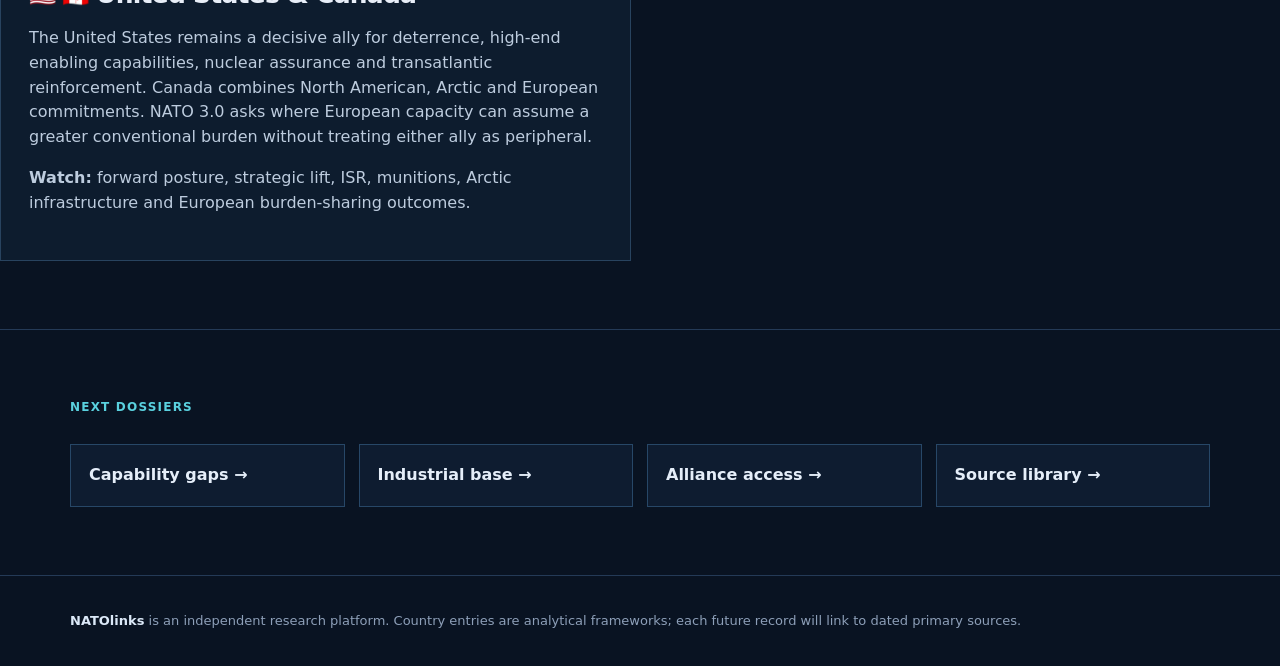
<file: countries.html>
<!doctype html>
<html lang="en">
<head>
<meta charset="utf-8">
<meta name="viewport" content="width=device-width,initial-scale=1">
<title>Country Dossiers — NATOlinks</title>
<meta name="description" content="NATOlinks country dossiers: the national capacity, geography, industry and political choices shaping Europe's defence transition.">
<link rel="stylesheet" href="styles.css">
</head>
<body>
<header class="top">
<div class="wrap nav">
<a class="brand" href="index.html">NATO<span>LINKS</span>
</a>
<nav>
<a href="history.html">History</a>
<a href="countries.html">Countries</a>
<a href="capabilities.html">Capabilities</a>
<a href="industry.html">Industry</a>
<a href="research.html">Research</a>
</nav>
</div>
</header>
<main>
<section class="page-intro">
<div class="wrap">
<p class="speech-tag">Country Dossiers · All 32 allies</p>
<h1>Who is building the capacity?</h1>
<p class="lede">These dossiers do not rank loyalty. They identify the geographic role, force-development question, industrial base and public policy choices that matter to the Alliance transition.</p>
</div>
</section>
<section class="section">
<div class="wrap">
<div class="block" id="all-members"><p class="eyebrow">Complete member index · 32 of 32</p><h2>Every ally, individually listed</h2><p>Regional dossiers below group related countries; this alphabetical index gives each member its own entry. <a href="monitor.html#country-scorecard">Open the full country monitor →</a></p><div style="display:grid;grid-template-columns:repeat(auto-fit,minmax(190px,1fr));gap:12px"><a href="#region-12" class="country-heading"><span class="country-flags" aria-hidden="true">🇦🇱</span>Albania</a><a href="#region-8" class="country-heading"><span class="country-flags" aria-hidden="true">🇧🇪</span>Belgium</a><a href="#region-9" class="country-heading"><span class="country-flags" aria-hidden="true">🇧🇬</span>Bulgaria</a><a href="#region-13" class="country-heading"><span class="country-flags" aria-hidden="true">🇨🇦</span>Canada</a><a href="#region-12" class="country-heading"><span class="country-flags" aria-hidden="true">🇭🇷</span>Croatia</a><a href="#region-8" class="country-heading"><span class="country-flags" aria-hidden="true">🇨🇿</span>Czechia</a><a href="#region-5" class="country-heading"><span class="country-flags" aria-hidden="true">🇩🇰</span>Denmark</a><a href="#region-6" class="country-heading"><span class="country-flags" aria-hidden="true">🇪🇪</span>Estonia</a><a href="#region-4" class="country-heading"><span class="country-flags" aria-hidden="true">🇫🇮</span>Finland</a><a href="#region-2" class="country-heading"><span class="country-flags" aria-hidden="true">🇫🇷</span>France</a><a href="#region-1" class="country-heading"><span class="country-flags" aria-hidden="true">🇩🇪</span>Germany</a><a href="#region-12" class="country-heading"><span class="country-flags" aria-hidden="true">🇬🇷</span>Greece</a><a href="#hungary" class="country-heading"><span class="country-flags" aria-hidden="true">🇭🇺</span>Hungary</a><a href="#region-7" class="country-heading"><span class="country-flags" aria-hidden="true">🇮🇸</span>Iceland</a><a href="#region-11" class="country-heading"><span class="country-flags" aria-hidden="true">🇮🇹</span>Italy</a><a href="#region-6" class="country-heading"><span class="country-flags" aria-hidden="true">🇱🇻</span>Latvia</a><a href="#region-6" class="country-heading"><span class="country-flags" aria-hidden="true">🇱🇹</span>Lithuania</a><a href="#region-8" class="country-heading"><span class="country-flags" aria-hidden="true">🇱🇺</span>Luxembourg</a><a href="#region-12" class="country-heading"><span class="country-flags" aria-hidden="true">🇲🇪</span>Montenegro</a><a href="#region-5" class="country-heading"><span class="country-flags" aria-hidden="true">🇳🇱</span>Netherlands</a><a href="#region-12" class="country-heading"><span class="country-flags" aria-hidden="true">🇲🇰</span>North Macedonia</a><a href="#region-7" class="country-heading"><span class="country-flags" aria-hidden="true">🇳🇴</span>Norway</a><a href="#region-0" class="country-heading"><span class="country-flags" aria-hidden="true">🇵🇱</span>Poland</a><a href="#region-11" class="country-heading"><span class="country-flags" aria-hidden="true">🇵🇹</span>Portugal</a><a href="#region-9" class="country-heading"><span class="country-flags" aria-hidden="true">🇷🇴</span>Romania</a><a href="#region-9" class="country-heading"><span class="country-flags" aria-hidden="true">🇸🇰</span>Slovakia</a><a href="#region-12" class="country-heading"><span class="country-flags" aria-hidden="true">🇸🇮</span>Slovenia</a><a href="#region-11" class="country-heading"><span class="country-flags" aria-hidden="true">🇪🇸</span>Spain</a><a href="#region-4" class="country-heading"><span class="country-flags" aria-hidden="true">🇸🇪</span>Sweden</a><a href="#region-10" class="country-heading"><span class="country-flags" aria-hidden="true">🇹🇷</span>Türkiye</a><a href="#region-3" class="country-heading"><span class="country-flags" aria-hidden="true">🇬🇧</span>United Kingdom</a><a href="#region-13" class="country-heading"><span class="country-flags" aria-hidden="true">🇺🇸</span>United States</a></div><p class="source">Membership: <a href="https://www.nato.int/en/about-us/organization/nato-member-countries" target="_blank" rel="noreferrer">NATO official member list</a>. Coverage checked 6 October 2026.</p></div><div class="country-atlas">
<div>
<p class="eyebrow">How to read a dossier</p>
<h2>From national policy to alliance effect</h2>
<p>Each country page is designed to follow the same chain: stated requirement → budget authority → programme → supplier/production → fielded force → remaining dependency. The short launch entries below are a substantive starting point; they will expand into sourced, dated records as the Monitor is populated.</p>
</div>
<aside class="callout">
<h3>Not a league table</h3>
<p>A country may be strong in one mission and dependent in another. The useful question is how each contribution combines with allies: northern surveillance, eastern land defence, air defence, logistics, maritime protection, munitions or command.</p>
</aside>
</div>
<figure class="feature-visual">
<img src="nordic-alliance-exercise-editorial.png" alt="Nordic allied personnel, armoured vehicle and airlift infrastructure during a multinational exercise">
<figcaption>NATOlinks editorial visual · country capacity becomes alliance power only when personnel, access, equipment and command are connected.</figcaption>
</figure>
</div>
<div class="content-grid" style="margin-top:32px">
<article class="dossier" id="region-0">
<p class="focus">Eastern flank · Land forces</p>
<h2 class="country-heading"><span class="country-flags" aria-label="Poland flag">🇵🇱</span>Poland</h2>
<p>Poland sits at the Alliance’s most demanding conventional-defence frontier. Its central issue is not whether it recognizes the Russian threat; it is whether large procurement programmes can be integrated into trained, sustained and networked formations.</p>
<ul>
<li>
<b>What to watch:</b> force integration, air and missile defence, ammunition and maintenance depth.</li>
<li>
<b>Alliance role:</b> forward land defence, host-nation support and a logistics bridge to the east.</li>
<li>
<b>Evidence trail:</b> national procurement decisions, NATO force deployments, exercises and delivery schedules.</li>
</ul>
</article>
<article class="dossier" id="region-1">
<p class="focus">Central Europe · Industrial scale</p>
<h2 class="country-heading"><span class="country-flags" aria-label="Germany flag">🇩🇪</span>Germany</h2>
<p>Germany is pivotal because its geography, economy and industrial base make it essential to moving, sustaining and manufacturing for Europe. The live question is delivery speed: turning policy commitments into deployable formations, ammunition and resilient logistics.</p>
<ul>
<li>
<b>What to watch:</b> readiness of heavy formations, air defence, ammunition orders and infrastructure for military mobility.</li>
<li>
<b>Alliance role:</b> central logistics hub, framework nation and industrial anchor.</li>
<li>
<b>Evidence trail:</b> Bundeswehr procurement, budget implementation, industry output and NATO commitments.</li>
</ul>
</article>
<article class="dossier" id="region-2">
<p class="focus">Strategic autonomy · Expeditionary power</p>
<h2 class="country-heading"><span class="country-flags" aria-label="France flag">🇫🇷</span>France</h2>
<p>France brings a full-spectrum national military, a nuclear deterrent independent of NATO command, major aerospace and land-systems industry, and experience in expeditionary operations. NATOlinks tracks how those strengths translate into collective European conventional capacity.</p>
<ul>
<li>
<b>What to watch:</b> air/missile defence, munitions, naval availability and European programme cooperation.</li>
<li>
<b>Alliance role:</b> high-end command, air, maritime and land contribution.</li>
<li>
<b>Evidence trail:</b> Military Programming Law, procurement milestones and readiness reporting.</li>
</ul>
</article>
<article class="dossier" id="region-3">
<p class="focus">Northern Atlantic · Maritime and air</p>
<h2 class="country-heading"><span class="country-flags" aria-label="United Kingdom flag">🇬🇧</span>United Kingdom</h2>
<p>The UK remains one of Europe’s most capable military actors: nuclear deterrence, maritime reach, combat aviation, intelligence relationships and a deep defence-industrial base. The practical transition test is capacity: fleet, munitions, personnel and sustained readiness.</p>
<ul>
<li>
<b>What to watch:</b> North Atlantic and High North posture, air power, shipbuilding, ammunition and deployable land force.</li>
<li>
<b>Alliance role:</b> maritime security, nuclear deterrence, rapid reinforcement and command.</li>
<li>
<b>Evidence trail:</b> Strategic Defence Review, Ministry of Defence plans and programme delivery.</li>
</ul>
</article>
<article class="dossier" id="region-4">
<p class="focus">Nordic–Baltic · Arctic readiness</p>
<h2 class="country-heading"><span class="country-flags" aria-label="Sweden and Finland flags">🇸🇪 🇫🇮</span>Sweden & Finland</h2>
<p>Finland and Sweden changed the map of northern European defence. Their membership connects experienced territorial-defence, Arctic and Baltic expertise to NATO planning; it also makes movement, air defence, maritime awareness and reinforcement in the High North more integrated questions.</p>
<ul>
<li>
<b>What to watch:</b> Nordic command integration, airfields, maritime surveillance, reserves and cross-border mobility.</li>
<li>
<b>Alliance role:</b> northern flank defence, resilient society and cold-weather capability.</li>
<li>
<b>Evidence trail:</b> national defence plans, Nordic exercises and NATO regional planning.</li>
</ul>
</article>
<article class="dossier" id="region-5">
<p class="focus">North Sea · Mobility and enablement</p>
<h2 class="country-heading"><span class="country-flags" aria-label="Netherlands and Denmark flags">🇳🇱 🇩🇰</span>Netherlands & Denmark</h2>
<p>Smaller Allies can matter disproportionately when they bring high-readiness formations, maritime access, precision capabilities or the ability to move allied forces quickly. The Netherlands and Denmark illustrate why readiness is not simply a function of national size.</p>
<ul>
<li>
<b>What to watch:</b> maritime protection, F-35 and air-defence integration, port/rail/road capacity and multinational formations.</li>
<li>
<b>Alliance role:</b> mobility, logistics, North Sea access and high-end interoperable contributions.</li>
<li>
<b>Evidence trail:</b> force-generation announcements, exercises and host-nation agreements.</li>
</ul>
</article>
<article class="dossier" id="region-6">
<p class="focus">Baltic · Forward defence</p>
<h2 class="country-heading"><span class="country-flags" aria-label="Estonia, Latvia and Lithuania flags">🇪🇪 🇱🇻 🇱🇹</span>Estonia, Latvia & Lithuania</h2>
<p>The Baltic Allies sit where warning time is short and reinforcement credibility is essential. Their contribution combines territorial defence, host-nation support, resilience and the ability to make allied forces effective on arrival.</p>
<p>
<b>Watch:</b> air defence, reserves, protected infrastructure, rail and port access, ammunition stocks and multinational integration.</p>
</article>
<article class="dossier" id="region-7">
<p class="focus">Northern flank · Sea and air approaches</p>
<h2 class="country-heading"><span class="country-flags" aria-label="Norway and Iceland flags">🇳🇴 🇮🇸</span>Norway & Iceland</h2>
<p>Norway provides the Alliance a critical view of the High North, northern maritime approaches and the Russian bastion. Iceland’s geography and facilities make it important to North Atlantic air and maritime operations.</p>
<p>
<b>Watch:</b> maritime awareness, anti-submarine warfare, airfield resilience, cold-weather sustainment and allied access.</p>
</article>
<article class="dossier" id="region-8">
<p class="focus">Central Europe · Enablers</p>
<h2 class="country-heading"><span class="country-flags" aria-label="Belgium, Luxembourg and Czechia flags">🇧🇪 🇱🇺 🇨🇿</span>Belgium, Luxembourg & Czechia</h2>
<p>These Allies illustrate the value of connected enablers: air power, multinational force contributions, logistics, specialised land forces and an industrial or geographic role within Europe’s reinforcement network.</p>
<p>
<b>Watch:</b> readiness of deployable forces, ammunition, mobility corridors, F-35 integration and industrial supply chains.</p>
</article>
<article class="dossier" id="region-9">
<p class="focus">Eastern flank · Rear area to front</p>
<h2 class="country-heading"><span class="country-flags" aria-label="Romania, Bulgaria and Slovakia flags">🇷🇴 🇧🇬 🇸🇰</span>Romania, Bulgaria & Slovakia</h2>
<p>The southeastern and central-eastern Allies link land, air and maritime theatres. Their readiness matters both for regional defence and for the routes through which other European forces reinforce the flank.</p>
<p>
<b>Watch:</b> air-defence coverage, Black Sea and Danube access, brigade infrastructure, mobility, training areas and host-nation support.</p>
</article>
<article class="dossier" id="region-10">
<p class="focus">Black Sea gateway · Strategic access</p>
<h2 class="country-heading"><span class="country-flags" aria-label="Türkiye flag">🇹🇷</span>Türkiye</h2>
<p>Türkiye brings large armed forces, a major defence-industrial base, control of the Turkish Straits and a unique position between Black Sea, Mediterranean and Middle Eastern theatres. Alliance value and political friction must both be assessed in public view.</p>
<p>
<b>Watch:</b> Black Sea posture, air and naval capacity, drone and missile production, basing access and interoperability choices.</p>
</article>
<article class="dossier" id="region-11">
<p class="focus">Mediterranean · Maritime and air hub</p>
<h2 class="country-heading"><span class="country-flags" aria-label="Italy, Spain and Portugal flags">🇮🇹 🇪🇸 🇵🇹</span>Italy, Spain & Portugal</h2>
<p>Southern European Allies provide Mediterranean basing, naval and air power, industry, Atlantic access and reinforcement routes. Their role connects European conventional defence to maritime security, Africa-facing pressure and transatlantic logistics.</p>
<p>
<b>Watch:</b> naval availability, air bases, shipbuilding, air defence, Atlantic ports and expeditionary readiness.</p>
</article>
<article class="dossier" id="region-12">
<p class="focus">Adriatic & Balkan · Regional stability</p>
<h2 class="country-heading"><span class="country-flags" aria-label="Greece, Croatia, Slovenia, Albania, Montenegro and North Macedonia flags">🇬🇷 🇭🇷 🇸🇮 🇦🇱 🇲🇪 🇲🇰</span>Greece, Croatia, Slovenia, Albania, Montenegro & North Macedonia</h2>
<p>These Allies sit on important southern transport routes and contribute to the political and military stability of the Western Balkans and eastern Mediterranean. National scale varies; geographic access and coalition interoperability remain central.</p>
<p>
<b>Watch:</b> port and airfield access, air policing, regional exercises, mobility and defence-modernisation delivery.</p>
</article>
<article class="dossier" id="hungary"><p class="focus">Central Europe · Eastern flank</p><h2 class="country-heading"><span class="country-flags" aria-hidden="true">🇭🇺</span>Hungary</h2><p>Hungary’s country record connects force modernisation to training, sustainment, industrial delivery and allied integration. Its location also makes reception facilities and cross-border movement relevant to the eastern flank.</p><p><b>Research priorities:</b> land and air programme deliveries, ammunition production, multinational exercises, transport routes and the public policy decisions that govern allied cooperation.</p><p><a href="https://www.nato.int/en/what-we-do/deterrence-and-defence/deterrence-and-defence" target="_blank" rel="noreferrer">NATO deterrence and defence overview ↗</a></p></article><article class="dossier" id="region-13">
<p class="focus">North American anchor</p>
<h2 class="country-heading"><span class="country-flags" aria-label="United States and Canada flags">🇺🇸 🇨🇦</span>United States & Canada</h2>
<p>The United States remains a decisive ally for deterrence, high-end enabling capabilities, nuclear assurance and transatlantic reinforcement. Canada combines North American, Arctic and European commitments. NATO 3.0 asks where European capacity can assume a greater conventional burden without treating either ally as peripheral.</p>
<p>
<b>Watch:</b> forward posture, strategic lift, ISR, munitions, Arctic infrastructure and European burden-sharing outcomes.</p>
</article>
</div>
</div>
</section>
<section class="section">
<div class="wrap">
<p class="eyebrow">Next dossiers</p>
<div class="section-links">
<a href="capabilities.html">Capability gaps →</a>
<a href="industry.html">Industrial base →</a>
<a href="access.html">Alliance access →</a>
<a href="research.html">Source library →</a>
</div>
</div>
</section>
</main>
<footer class="footer">
<div class="wrap">
<strong>NATOlinks</strong> is an independent research platform. Country entries are analytical frameworks; each future record will link to dated primary sources.</div>
</footer>
</body>
</html>
</file>
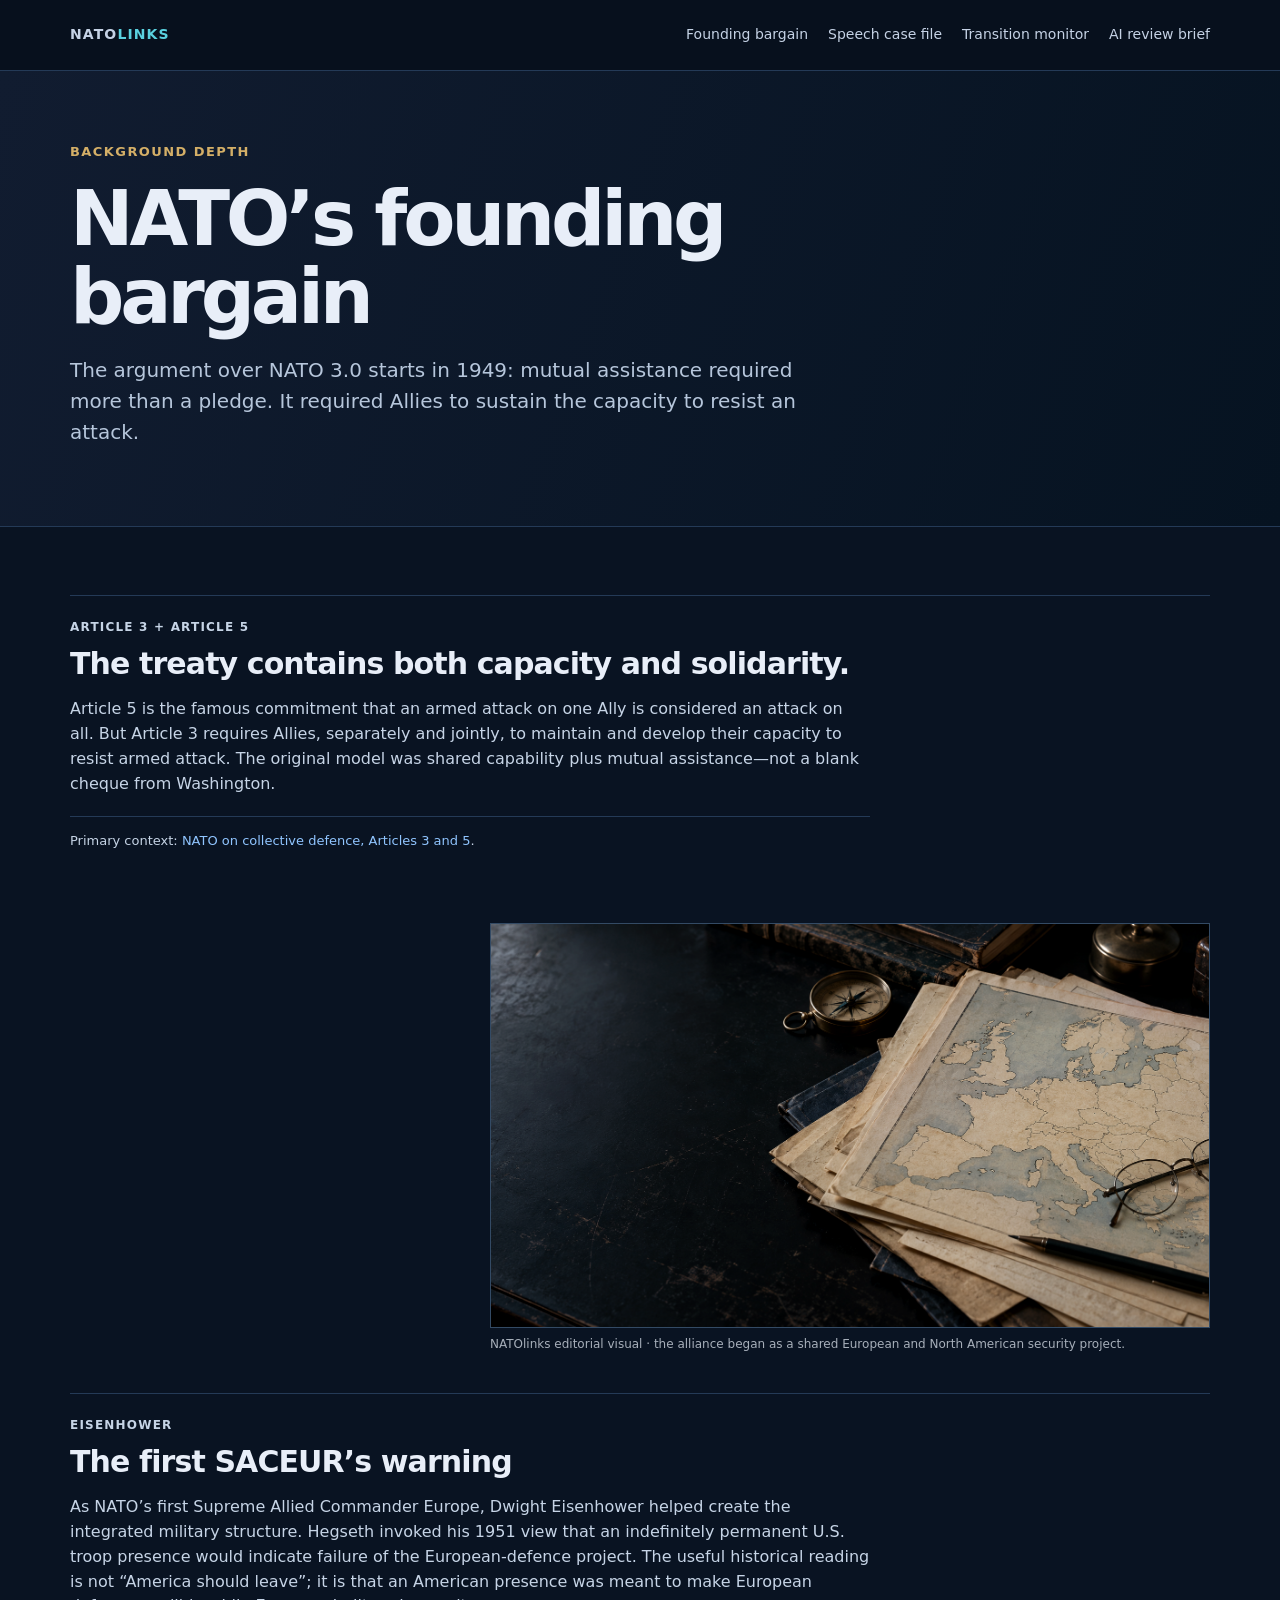
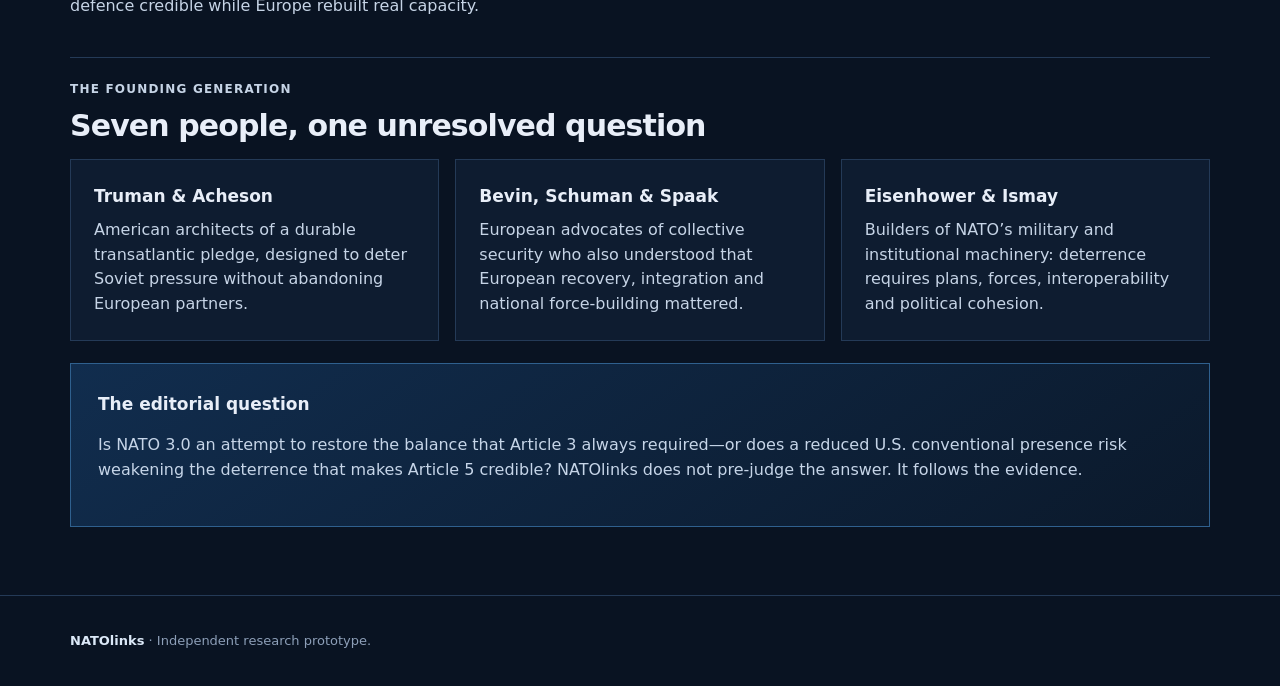
<file: history.html>
<!doctype html>
<html lang="en">
<head>
<meta charset="utf-8">
<meta name="viewport" content="width=device-width,initial-scale=1">
<title>The Founding Bargain — NATOlinks</title>
<link rel="stylesheet" href="styles.css">
</head>
<body>
<header class="top">
<div class="wrap nav">
<a class="brand" href="index.html">NATO<span>LINKS</span>
</a>
<nav>
<a href="history.html">Founding bargain</a>
<a href="speech.html">Speech case file</a>
<a href="monitor.html">Transition monitor</a>
<a href="review.html">AI review brief</a>
</nav>
</div>
</header>
<main>
<section class="case-hero">
<div class="wrap">
<p class="speech-tag">Background depth</p>
<h1>NATO’s founding bargain</h1>
<p class="lede">The argument over NATO 3.0 starts in 1949: mutual assistance required more than a pledge. It required Allies to sustain the capacity to resist an attack.</p>
</div>
</section>
<section class="section">
<div class="wrap">
<div class="block">
<p class="eyebrow">Article 3 + Article 5</p>
<h2>The treaty contains both capacity and solidarity.</h2>
<p>Article 5 is the famous commitment that an armed attack on one Ally is considered an attack on all. But Article 3 requires Allies, separately and jointly, to maintain and develop their capacity to resist armed attack. The original model was shared capability plus mutual assistance—not a blank cheque from Washington.</p>
<p class="source">Primary context: <a href="https://www.nato.int/en/what-we-do/introduction-to-nato/collective-defence-and-article-5" target="_blank" rel="noreferrer">NATO on collective defence, Articles 3 and 5</a>.</p>
</div>
<figure class="feature-visual feature-visual-right">
<img src="founding-bargain-editorial.png" alt="Editorial image of a historical map of Europe with research papers and a compass">
<figcaption>NATOlinks editorial visual · the alliance began as a shared European and North American security project.</figcaption>
</figure>
<div class="block">
<p class="eyebrow">Eisenhower</p>
<h2>The first SACEUR’s warning</h2>
<p>As NATO’s first Supreme Allied Commander Europe, Dwight Eisenhower helped create the integrated military structure. Hegseth invoked his 1951 view that an indefinitely permanent U.S. troop presence would indicate failure of the European-defence project. The useful historical reading is not “America should leave”; it is that an American presence was meant to make European defence credible while Europe rebuilt real capacity.</p>
</div>
<div class="block">
<p class="eyebrow">The founding generation</p>
<h2>Seven people, one unresolved question</h2>
<div class="grid3">
<article class="card">
<h3>Truman & Acheson</h3>
<p>American architects of a durable transatlantic pledge, designed to deter Soviet pressure without abandoning European partners.</p>
</article>
<article class="card">
<h3>Bevin, Schuman & Spaak</h3>
<p>European advocates of collective security who also understood that European recovery, integration and national force-building mattered.</p>
</article>
<article class="card">
<h3>Eisenhower & Ismay</h3>
<p>Builders of NATO’s military and institutional machinery: deterrence requires plans, forces, interoperability and political cohesion.</p>
</article>
</div>
</div>
<div class="callout">
<h3>The editorial question</h3>
<p>Is NATO 3.0 an attempt to restore the balance that Article 3 always required—or does a reduced U.S. conventional presence risk weakening the deterrence that makes Article 5 credible? NATOlinks does not pre-judge the answer. It follows the evidence.</p>
</div>
</div>
</section>
</main>
<footer class="footer">
<div class="wrap">
<strong>NATOlinks</strong> · Independent research prototype.</div>
</footer>
</body>
</html>
</file>
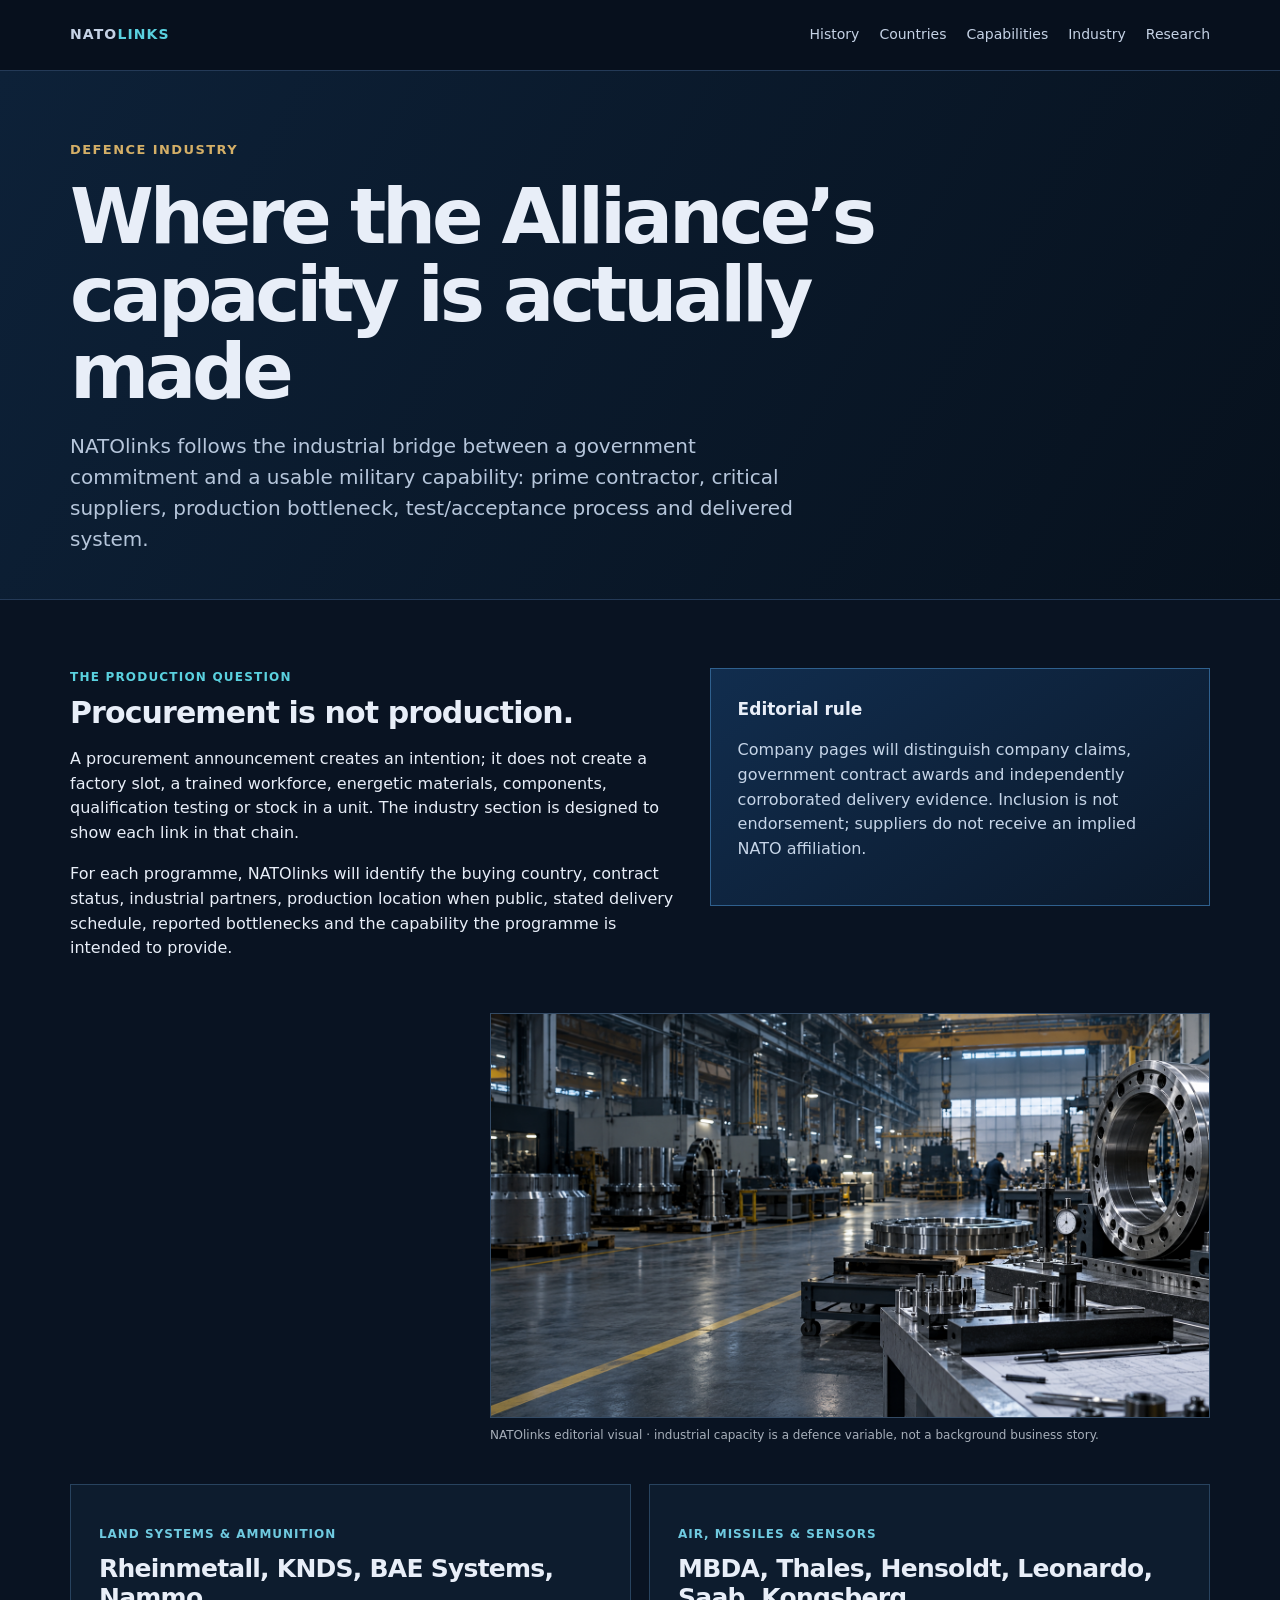
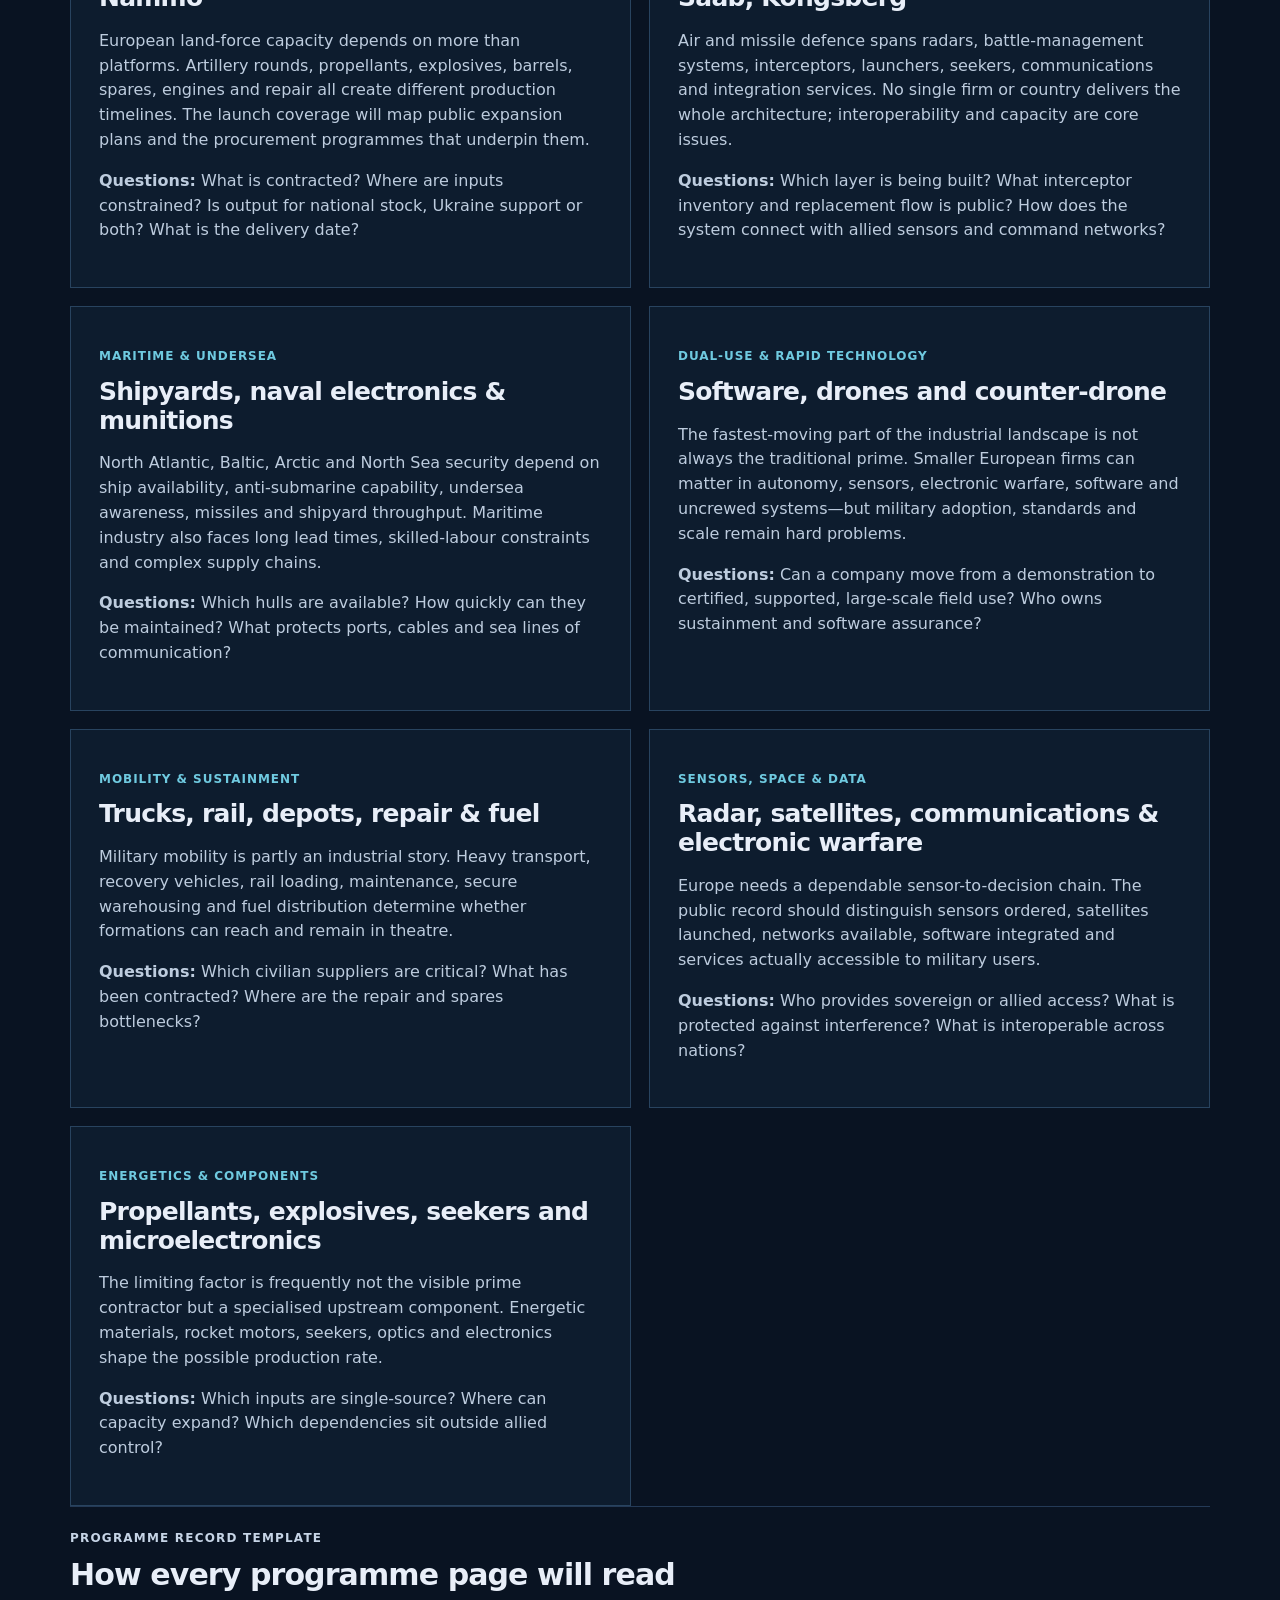
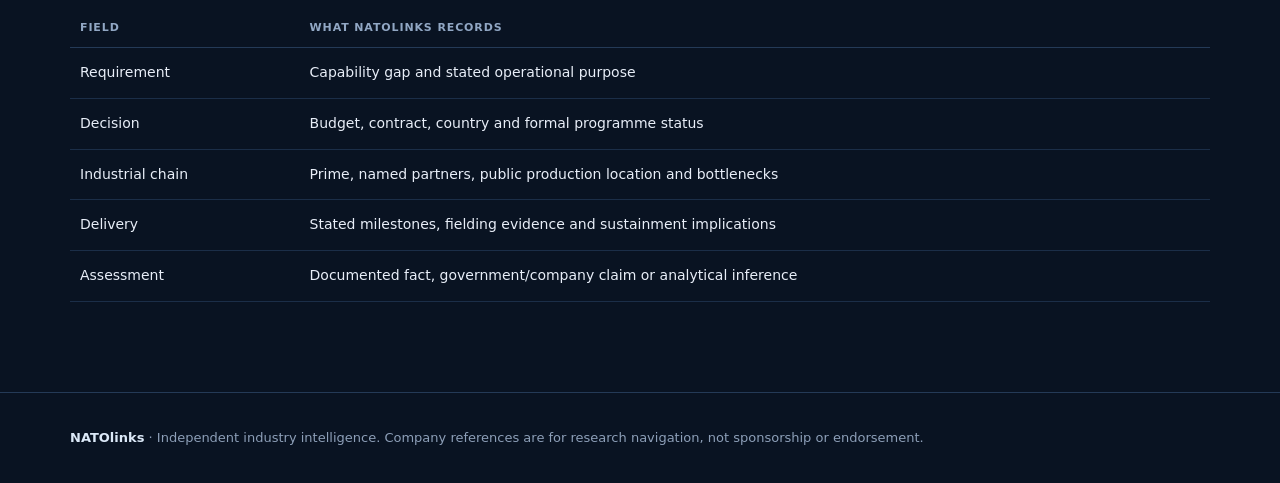
<file: industry.html>
<!doctype html>
<html lang="en"><head><meta charset="utf-8"><meta name="viewport" content="width=device-width,initial-scale=1"><title>Defence Industry — NATOlinks</title><meta name="description" content="European and transatlantic defence industry: programmes, production capacity and supplier relationships."><link rel="stylesheet" href="styles.css"></head>
<body><header class="top"><div class="wrap nav"><a class="brand" href="index.html">NATO<span>LINKS</span></a><nav><a href="history.html">History</a><a href="countries.html">Countries</a><a href="capabilities.html">Capabilities</a><a href="industry.html">Industry</a><a href="research.html">Research</a></nav></div></header>
<main><section class="page-intro"><div class="wrap"><p class="speech-tag">Defence Industry</p><h1>Where the Alliance’s capacity is actually made</h1><p class="lede">NATOlinks follows the industrial bridge between a government commitment and a usable military capability: prime contractor, critical suppliers, production bottleneck, test/acceptance process and delivered system.</p></div></section>
<section class="section"><div class="wrap"><div class="article-grid"><div><p class="eyebrow">The production question</p><h2>Procurement is not production.</h2><p>A procurement announcement creates an intention; it does not create a factory slot, a trained workforce, energetic materials, components, qualification testing or stock in a unit. The industry section is designed to show each link in that chain.</p><p>For each programme, NATOlinks will identify the buying country, contract status, industrial partners, production location when public, stated delivery schedule, reported bottlenecks and the capability the programme is intended to provide.</p></div><aside class="callout"><h3>Editorial rule</h3><p>Company pages will distinguish company claims, government contract awards and independently corroborated delivery evidence. Inclusion is not endorsement; suppliers do not receive an implied NATO affiliation.</p></aside></div>
<figure class="feature-visual feature-visual-right"><img src="transition-monitor-editorial.png" alt="Editorial image of industrial production machinery and precision components"><figcaption>NATOlinks editorial visual · industrial capacity is a defence variable, not a background business story.</figcaption></figure>
<div class="content-grid"><article class="dossier"><p class="focus">Land systems & ammunition</p><h2>Rheinmetall, KNDS, BAE Systems, Nammo</h2><p>European land-force capacity depends on more than platforms. Artillery rounds, propellants, explosives, barrels, spares, engines and repair all create different production timelines. The launch coverage will map public expansion plans and the procurement programmes that underpin them.</p><p><b>Questions:</b> What is contracted? Where are inputs constrained? Is output for national stock, Ukraine support or both? What is the delivery date?</p></article>
<article class="dossier"><p class="focus">Air, missiles & sensors</p><h2>MBDA, Thales, Hensoldt, Leonardo, Saab, Kongsberg</h2><p>Air and missile defence spans radars, battle-management systems, interceptors, launchers, seekers, communications and integration services. No single firm or country delivers the whole architecture; interoperability and capacity are core issues.</p><p><b>Questions:</b> Which layer is being built? What interceptor inventory and replacement flow is public? How does the system connect with allied sensors and command networks?</p></article>
<article class="dossier"><p class="focus">Maritime & undersea</p><h2>Shipyards, naval electronics & munitions</h2><p>North Atlantic, Baltic, Arctic and North Sea security depend on ship availability, anti-submarine capability, undersea awareness, missiles and shipyard throughput. Maritime industry also faces long lead times, skilled-labour constraints and complex supply chains.</p><p><b>Questions:</b> Which hulls are available? How quickly can they be maintained? What protects ports, cables and sea lines of communication?</p></article>
<article class="dossier"><p class="focus">Dual-use & rapid technology</p><h2>Software, drones and counter-drone</h2><p>The fastest-moving part of the industrial landscape is not always the traditional prime. Smaller European firms can matter in autonomy, sensors, electronic warfare, software and uncrewed systems—but military adoption, standards and scale remain hard problems.</p><p><b>Questions:</b> Can a company move from a demonstration to certified, supported, large-scale field use? Who owns sustainment and software assurance?</p></article>
<article class="dossier"><p class="focus">Mobility & sustainment</p><h2>Trucks, rail, depots, repair & fuel</h2><p>Military mobility is partly an industrial story. Heavy transport, recovery vehicles, rail loading, maintenance, secure warehousing and fuel distribution determine whether formations can reach and remain in theatre.</p><p><b>Questions:</b> Which civilian suppliers are critical? What has been contracted? Where are the repair and spares bottlenecks?</p></article>
<article class="dossier"><p class="focus">Sensors, space & data</p><h2>Radar, satellites, communications & electronic warfare</h2><p>Europe needs a dependable sensor-to-decision chain. The public record should distinguish sensors ordered, satellites launched, networks available, software integrated and services actually accessible to military users.</p><p><b>Questions:</b> Who provides sovereign or allied access? What is protected against interference? What is interoperable across nations?</p></article>
<article class="dossier"><p class="focus">Energetics & components</p><h2>Propellants, explosives, seekers and microelectronics</h2><p>The limiting factor is frequently not the visible prime contractor but a specialised upstream component. Energetic materials, rocket motors, seekers, optics and electronics shape the possible production rate.</p><p><b>Questions:</b> Which inputs are single-source? Where can capacity expand? Which dependencies sit outside allied control?</p></article></div>
<div class="block"><p class="eyebrow">Programme record template</p><h2>How every programme page will read</h2><table class="table"><thead><tr><th>Field</th><th>What NATOlinks records</th></tr></thead><tbody><tr><td>Requirement</td><td>Capability gap and stated operational purpose</td></tr><tr><td>Decision</td><td>Budget, contract, country and formal programme status</td></tr><tr><td>Industrial chain</td><td>Prime, named partners, public production location and bottlenecks</td></tr><tr><td>Delivery</td><td>Stated milestones, fielding evidence and sustainment implications</td></tr><tr><td>Assessment</td><td>Documented fact, government/company claim or analytical inference</td></tr></tbody></table></div></div></section></main><footer class="footer"><div class="wrap"><strong>NATOlinks</strong> · Independent industry intelligence. Company references are for research navigation, not sponsorship or endorsement.</div></footer></body></html>
</file>
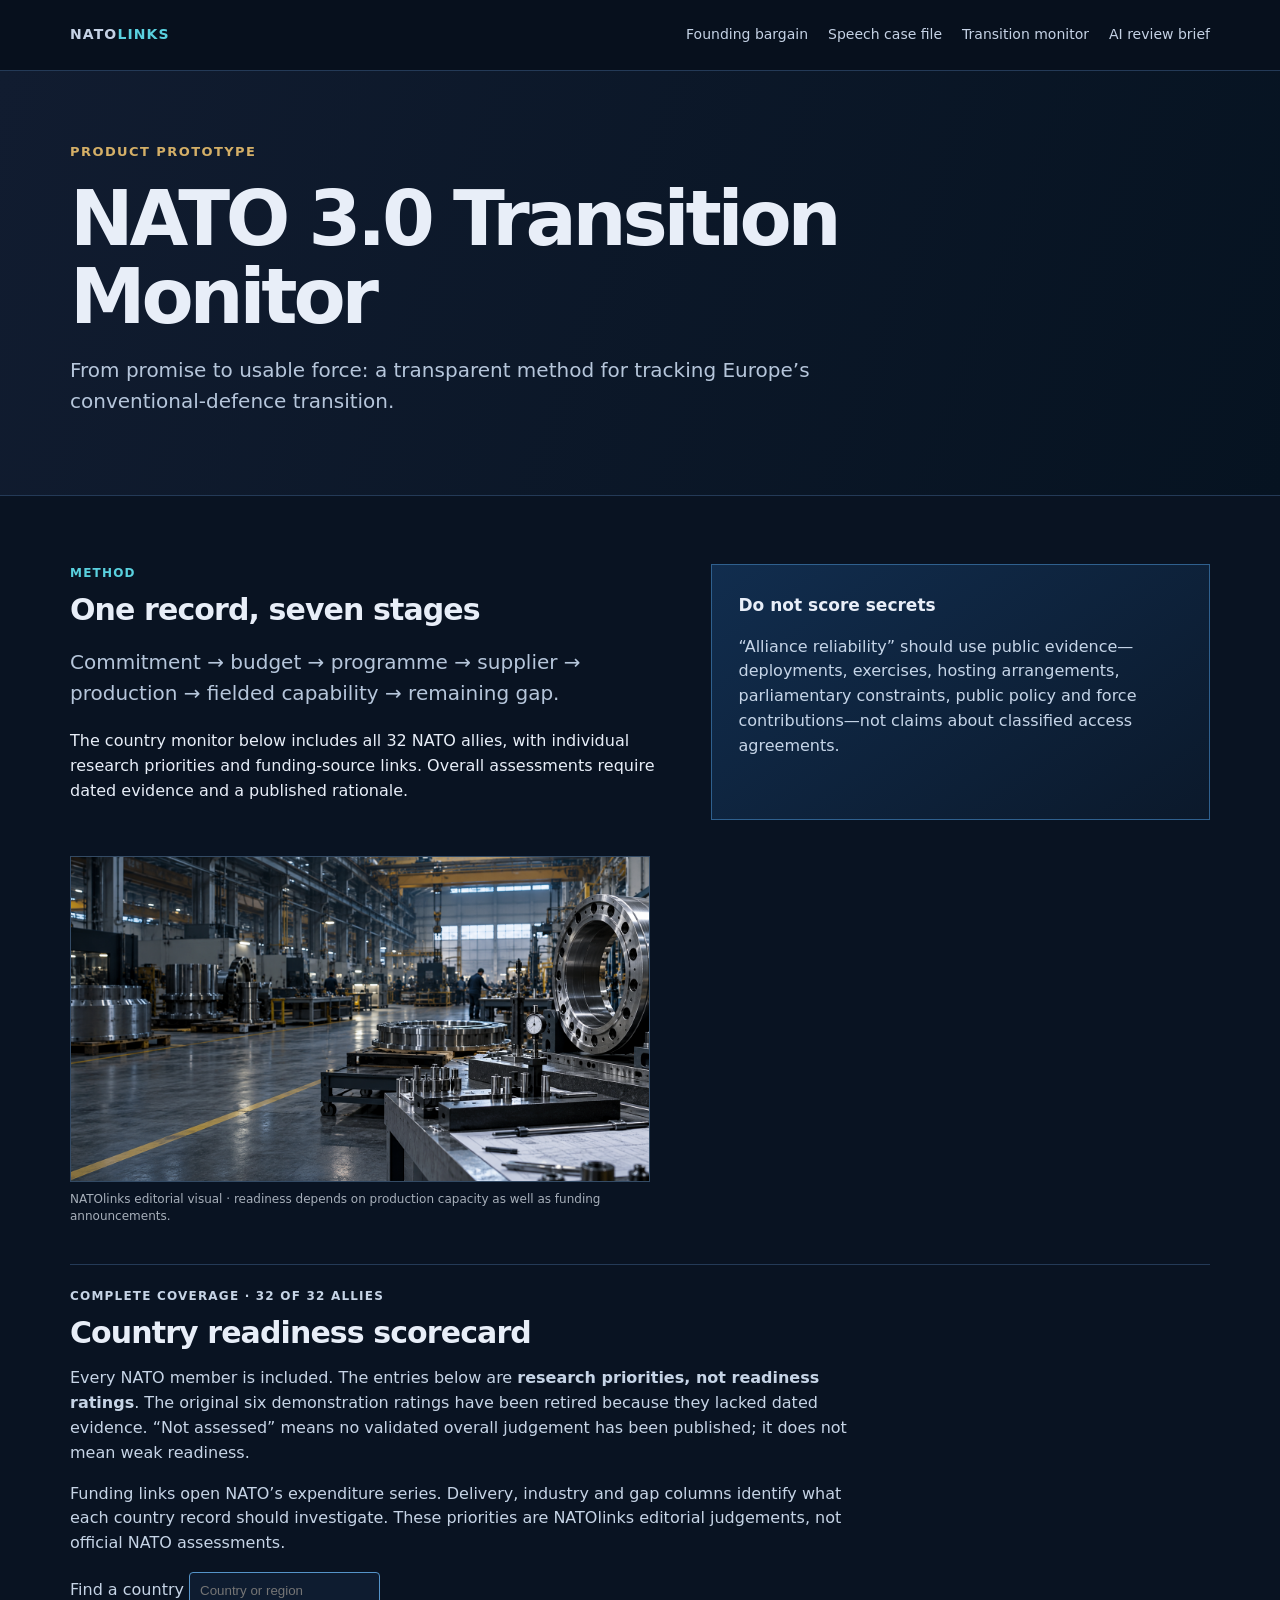
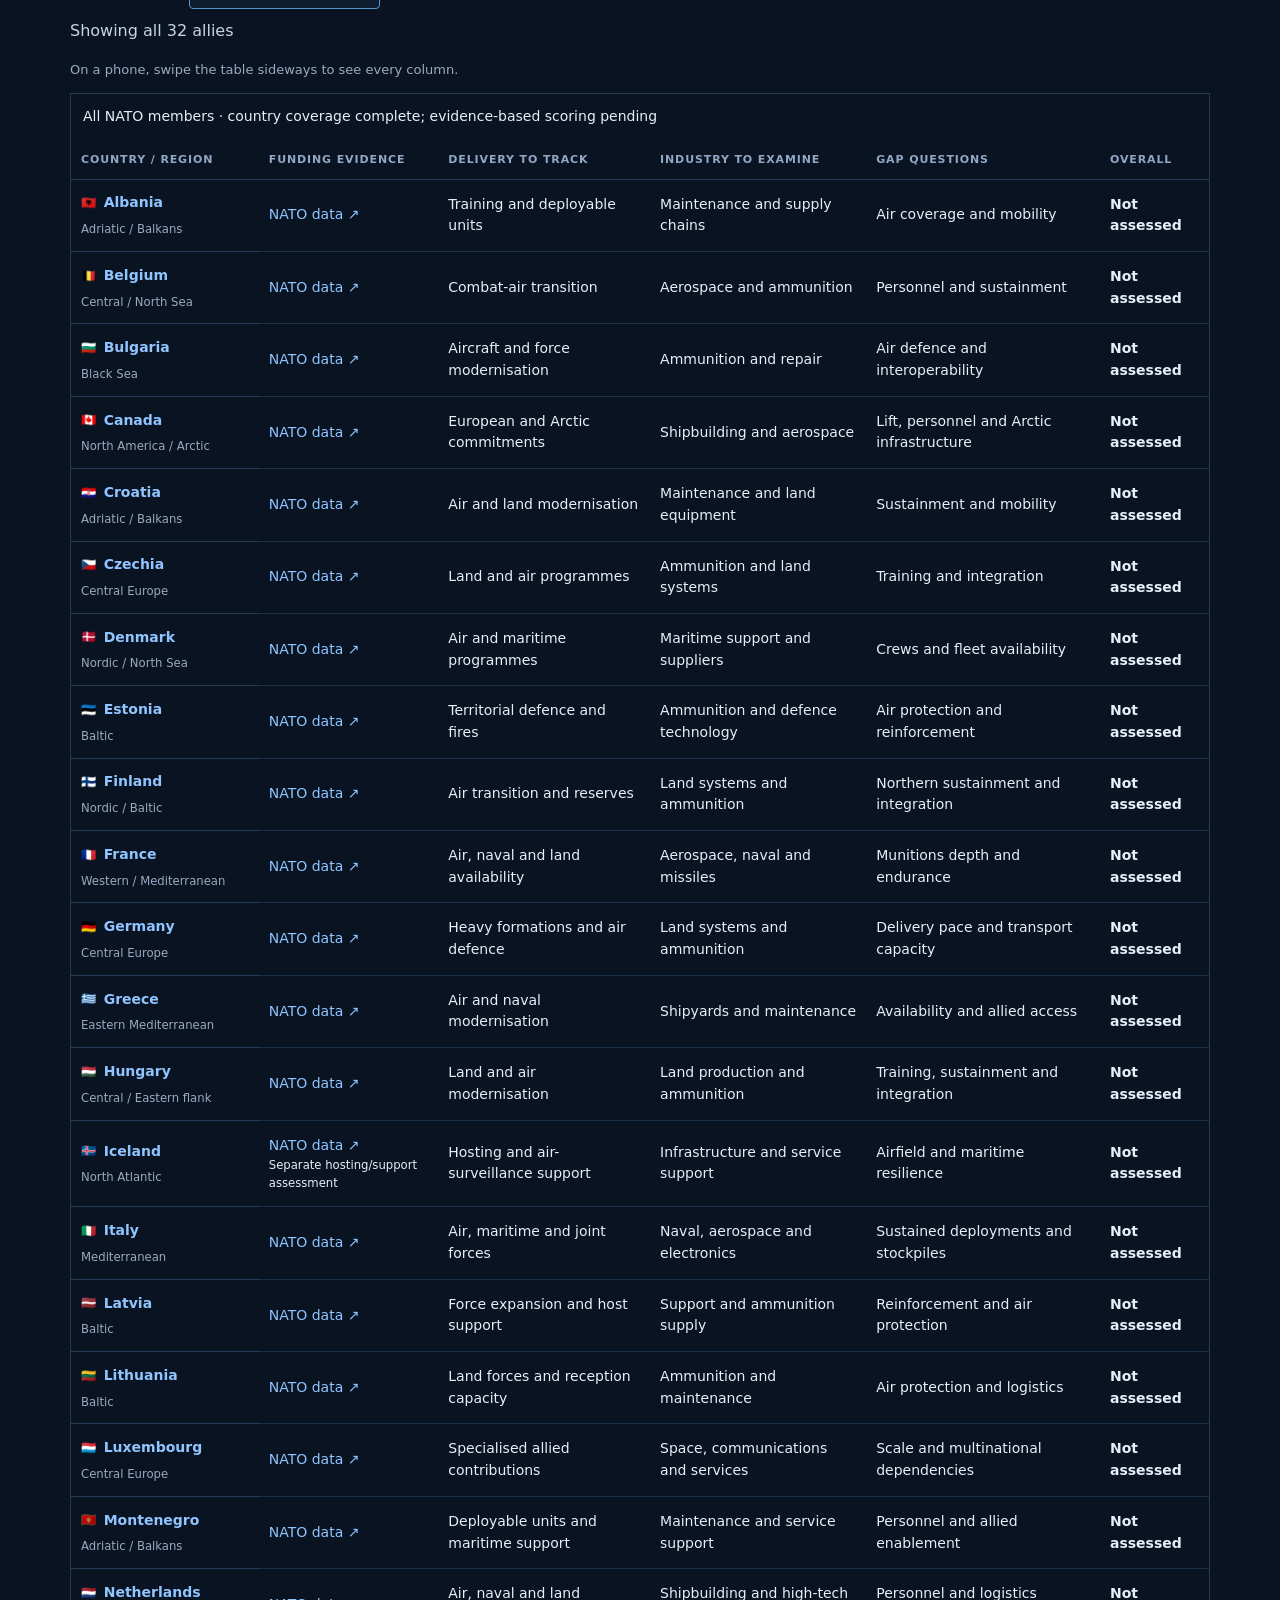
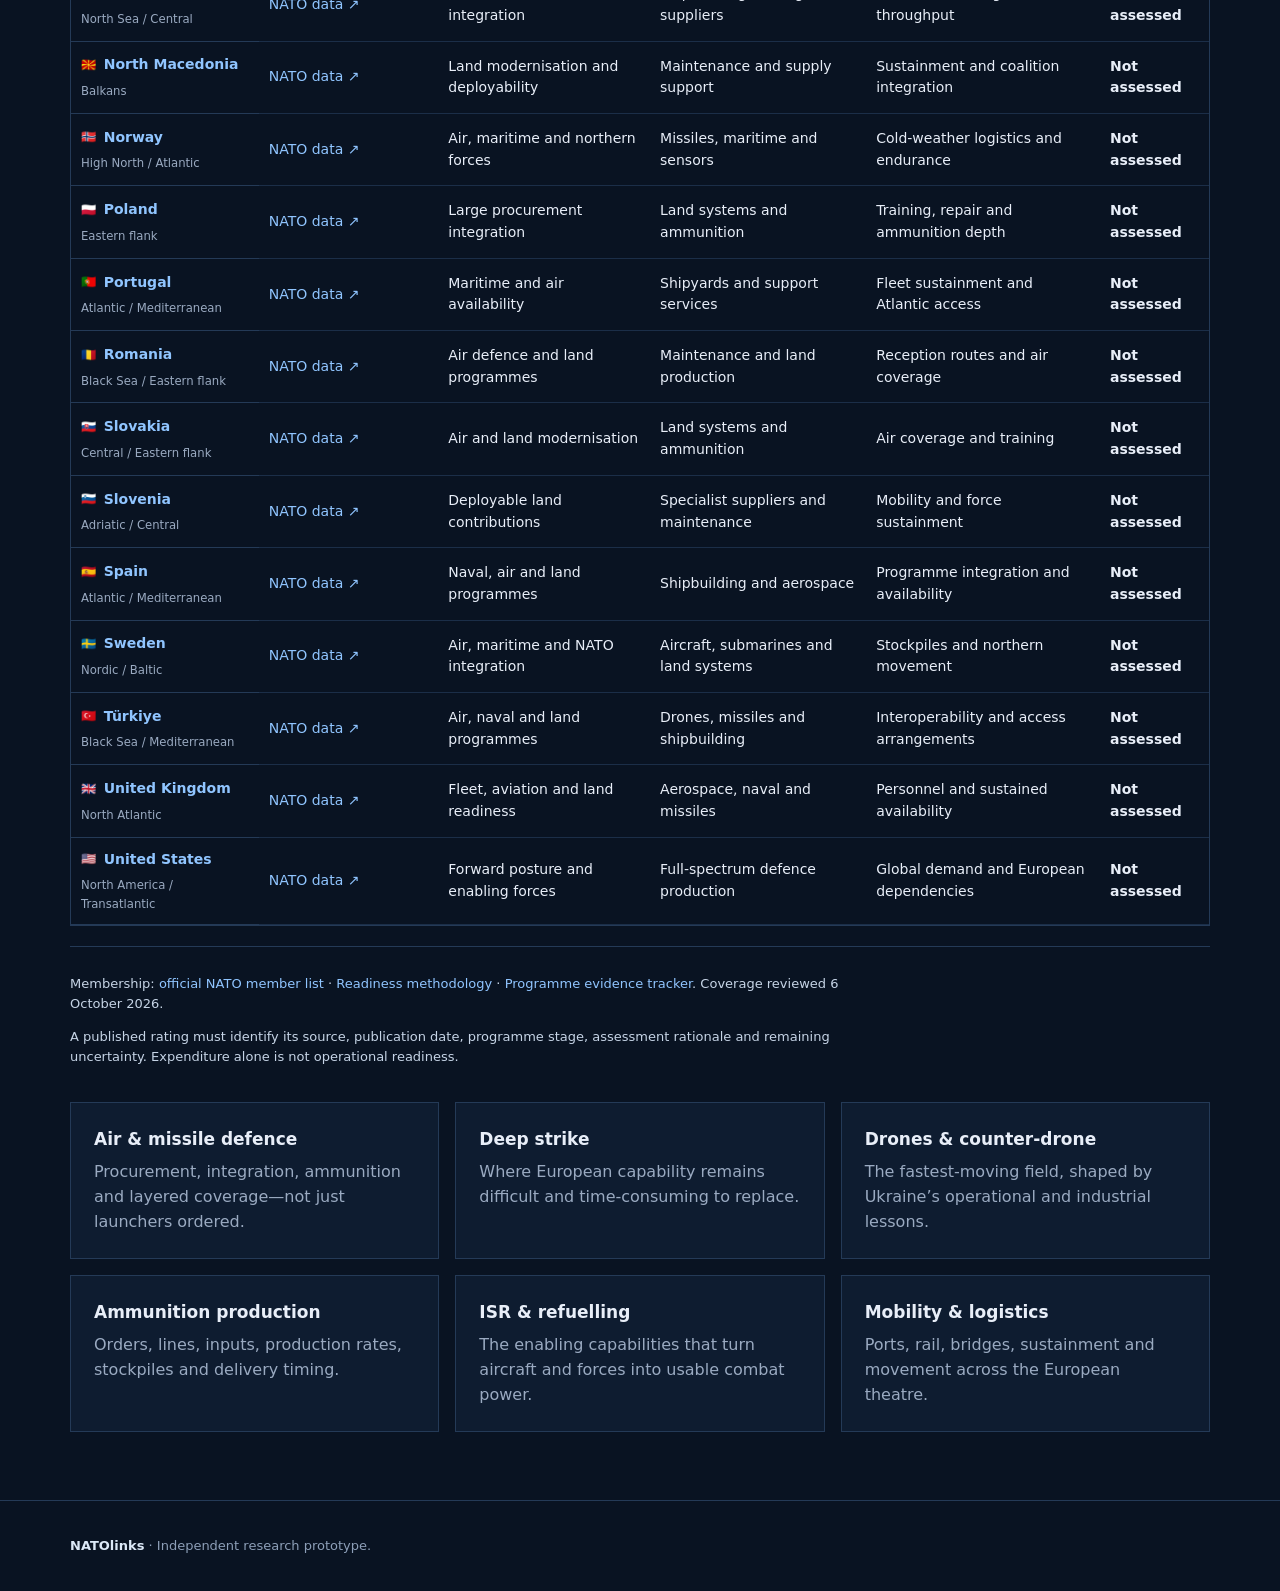
<file: monitor.html>
<!doctype html>
<html lang="en">
<head>
<meta charset="utf-8">
<meta name="viewport" content="width=device-width,initial-scale=1">
<title>Transition Monitor — NATOlinks</title>
<link rel="stylesheet" href="styles.css">
</head>
<body>
<header class="top">
<div class="wrap nav">
<a class="brand" href="index.html">NATO<span>LINKS</span>
</a>
<nav>
<a href="history.html">Founding bargain</a>
<a href="speech.html">Speech case file</a>
<a href="monitor.html">Transition monitor</a>
<a href="review.html">AI review brief</a>
</nav>
</div>
</header>
<main>
<section class="case-hero">
<div class="wrap">
<p class="speech-tag">Product prototype</p>
<h1>NATO 3.0 Transition Monitor</h1>
<p class="lede">From promise to usable force: a transparent method for tracking Europe’s conventional-defence transition.</p>
</div>
</section>
<section class="section">
<div class="wrap">
<div class="monitor">
<div>
<p class="eyebrow">Method</p>
<h2>One record, seven stages</h2>
<p class="lede">Commitment → budget → programme → supplier → production → fielded capability → remaining gap.</p>
<p>The country monitor below includes all 32 NATO allies, with individual research priorities and funding-source links. Overall assessments require dated evidence and a published rationale.</p>
</div>
<div class="callout">
<h3>Do not score secrets</h3>
<p>“Alliance reliability” should use public evidence—deployments, exercises, hosting arrangements, parliamentary constraints, public policy and force contributions—not claims about classified access agreements.</p>
</div>
</div>
<figure class="feature-visual feature-visual-compact">
<img src="transition-monitor-editorial.png" alt="Editorial image of a European industrial production facility making heavy precision components">
<figcaption>NATOlinks editorial visual · readiness depends on production capacity as well as funding announcements.</figcaption>
</figure>
<div class="block" id="country-scorecard"><p class="eyebrow">Complete coverage · 32 of 32 allies</p><h2>Country readiness scorecard</h2><p>Every NATO member is included. The entries below are <b>research priorities, not readiness ratings</b>. The original six demonstration ratings have been retired because they lacked dated evidence. “Not assessed” means no validated overall judgement has been published; it does not mean weak readiness.</p><p>Funding links open NATO’s expenditure series. Delivery, industry and gap columns identify what each country record should investigate. These priorities are NATOlinks editorial judgements, not official NATO assessments.</p><p><label for="country-search">Find a country</label> <input id="country-search" type="search" placeholder="Country or region" style="max-width:100%;padding:10px;background:#0e1c30;color:#e8eef8;border:1px solid #5594c9;border-radius:4px"><span id="country-count" role="status" style="display:block;margin-top:10px">Showing all 32 allies</span></p><p style="color:#9aaac1;font-size:13px">On a phone, swipe the table sideways to see every column.</p><div role="region" aria-label="Readiness coverage for all NATO members" tabindex="0" style="overflow-x:auto;max-width:100%;border:1px solid #243a57"><table class="table" style="min-width:1000px"><caption style="text-align:left;padding:12px">All NATO members · country coverage complete; evidence-based scoring pending</caption><thead><tr><th scope="col">Country / region</th><th scope="col">Funding evidence</th><th scope="col">Delivery to track</th><th scope="col">Industry to examine</th><th scope="col">Gap questions</th><th scope="col">Overall</th></tr></thead><tbody><tr data-country="albania adriatic / balkans"><th scope="row" style="text-transform:none;letter-spacing:normal;font-size:14px;min-width:185px"><a href="countries.html#region-12" class="country-heading"><span class="country-flags" aria-hidden="true">🇦🇱</span>Albania</a><small style="display:block;margin-top:6px;font-weight:400;color:#9aaac1">Adriatic / Balkans</small></th><td><a href="https://www.nato.int/en/what-we-do/introduction-to-nato/defence-expenditures-and-natos-5-commitment" target="_blank" rel="noreferrer">NATO data ↗</a></td><td>Training and deployable units</td><td>Maintenance and supply chains</td><td>Air coverage and mobility</td><td class="score">Not assessed</td></tr><tr data-country="belgium central / north sea"><th scope="row" style="text-transform:none;letter-spacing:normal;font-size:14px;min-width:185px"><a href="countries.html#region-8" class="country-heading"><span class="country-flags" aria-hidden="true">🇧🇪</span>Belgium</a><small style="display:block;margin-top:6px;font-weight:400;color:#9aaac1">Central / North Sea</small></th><td><a href="https://www.nato.int/en/what-we-do/introduction-to-nato/defence-expenditures-and-natos-5-commitment" target="_blank" rel="noreferrer">NATO data ↗</a></td><td>Combat-air transition</td><td>Aerospace and ammunition</td><td>Personnel and sustainment</td><td class="score">Not assessed</td></tr><tr data-country="bulgaria black sea"><th scope="row" style="text-transform:none;letter-spacing:normal;font-size:14px;min-width:185px"><a href="countries.html#region-9" class="country-heading"><span class="country-flags" aria-hidden="true">🇧🇬</span>Bulgaria</a><small style="display:block;margin-top:6px;font-weight:400;color:#9aaac1">Black Sea</small></th><td><a href="https://www.nato.int/en/what-we-do/introduction-to-nato/defence-expenditures-and-natos-5-commitment" target="_blank" rel="noreferrer">NATO data ↗</a></td><td>Aircraft and force modernisation</td><td>Ammunition and repair</td><td>Air defence and interoperability</td><td class="score">Not assessed</td></tr><tr data-country="canada north america / arctic"><th scope="row" style="text-transform:none;letter-spacing:normal;font-size:14px;min-width:185px"><a href="countries.html#region-13" class="country-heading"><span class="country-flags" aria-hidden="true">🇨🇦</span>Canada</a><small style="display:block;margin-top:6px;font-weight:400;color:#9aaac1">North America / Arctic</small></th><td><a href="https://www.nato.int/en/what-we-do/introduction-to-nato/defence-expenditures-and-natos-5-commitment" target="_blank" rel="noreferrer">NATO data ↗</a></td><td>European and Arctic commitments</td><td>Shipbuilding and aerospace</td><td>Lift, personnel and Arctic infrastructure</td><td class="score">Not assessed</td></tr><tr data-country="croatia adriatic / balkans"><th scope="row" style="text-transform:none;letter-spacing:normal;font-size:14px;min-width:185px"><a href="countries.html#region-12" class="country-heading"><span class="country-flags" aria-hidden="true">🇭🇷</span>Croatia</a><small style="display:block;margin-top:6px;font-weight:400;color:#9aaac1">Adriatic / Balkans</small></th><td><a href="https://www.nato.int/en/what-we-do/introduction-to-nato/defence-expenditures-and-natos-5-commitment" target="_blank" rel="noreferrer">NATO data ↗</a></td><td>Air and land modernisation</td><td>Maintenance and land equipment</td><td>Sustainment and mobility</td><td class="score">Not assessed</td></tr><tr data-country="czechia central europe"><th scope="row" style="text-transform:none;letter-spacing:normal;font-size:14px;min-width:185px"><a href="countries.html#region-8" class="country-heading"><span class="country-flags" aria-hidden="true">🇨🇿</span>Czechia</a><small style="display:block;margin-top:6px;font-weight:400;color:#9aaac1">Central Europe</small></th><td><a href="https://www.nato.int/en/what-we-do/introduction-to-nato/defence-expenditures-and-natos-5-commitment" target="_blank" rel="noreferrer">NATO data ↗</a></td><td>Land and air programmes</td><td>Ammunition and land systems</td><td>Training and integration</td><td class="score">Not assessed</td></tr><tr data-country="denmark nordic / north sea"><th scope="row" style="text-transform:none;letter-spacing:normal;font-size:14px;min-width:185px"><a href="countries.html#region-5" class="country-heading"><span class="country-flags" aria-hidden="true">🇩🇰</span>Denmark</a><small style="display:block;margin-top:6px;font-weight:400;color:#9aaac1">Nordic / North Sea</small></th><td><a href="https://www.nato.int/en/what-we-do/introduction-to-nato/defence-expenditures-and-natos-5-commitment" target="_blank" rel="noreferrer">NATO data ↗</a></td><td>Air and maritime programmes</td><td>Maritime support and suppliers</td><td>Crews and fleet availability</td><td class="score">Not assessed</td></tr><tr data-country="estonia baltic"><th scope="row" style="text-transform:none;letter-spacing:normal;font-size:14px;min-width:185px"><a href="countries.html#region-6" class="country-heading"><span class="country-flags" aria-hidden="true">🇪🇪</span>Estonia</a><small style="display:block;margin-top:6px;font-weight:400;color:#9aaac1">Baltic</small></th><td><a href="https://www.nato.int/en/what-we-do/introduction-to-nato/defence-expenditures-and-natos-5-commitment" target="_blank" rel="noreferrer">NATO data ↗</a></td><td>Territorial defence and fires</td><td>Ammunition and defence technology</td><td>Air protection and reinforcement</td><td class="score">Not assessed</td></tr><tr data-country="finland nordic / baltic"><th scope="row" style="text-transform:none;letter-spacing:normal;font-size:14px;min-width:185px"><a href="countries.html#region-4" class="country-heading"><span class="country-flags" aria-hidden="true">🇫🇮</span>Finland</a><small style="display:block;margin-top:6px;font-weight:400;color:#9aaac1">Nordic / Baltic</small></th><td><a href="https://www.nato.int/en/what-we-do/introduction-to-nato/defence-expenditures-and-natos-5-commitment" target="_blank" rel="noreferrer">NATO data ↗</a></td><td>Air transition and reserves</td><td>Land systems and ammunition</td><td>Northern sustainment and integration</td><td class="score">Not assessed</td></tr><tr data-country="france western / mediterranean"><th scope="row" style="text-transform:none;letter-spacing:normal;font-size:14px;min-width:185px"><a href="countries.html#region-2" class="country-heading"><span class="country-flags" aria-hidden="true">🇫🇷</span>France</a><small style="display:block;margin-top:6px;font-weight:400;color:#9aaac1">Western / Mediterranean</small></th><td><a href="https://www.nato.int/en/what-we-do/introduction-to-nato/defence-expenditures-and-natos-5-commitment" target="_blank" rel="noreferrer">NATO data ↗</a></td><td>Air, naval and land availability</td><td>Aerospace, naval and missiles</td><td>Munitions depth and endurance</td><td class="score">Not assessed</td></tr><tr data-country="germany central europe"><th scope="row" style="text-transform:none;letter-spacing:normal;font-size:14px;min-width:185px"><a href="countries.html#region-1" class="country-heading"><span class="country-flags" aria-hidden="true">🇩🇪</span>Germany</a><small style="display:block;margin-top:6px;font-weight:400;color:#9aaac1">Central Europe</small></th><td><a href="https://www.nato.int/en/what-we-do/introduction-to-nato/defence-expenditures-and-natos-5-commitment" target="_blank" rel="noreferrer">NATO data ↗</a></td><td>Heavy formations and air defence</td><td>Land systems and ammunition</td><td>Delivery pace and transport capacity</td><td class="score">Not assessed</td></tr><tr data-country="greece eastern mediterranean"><th scope="row" style="text-transform:none;letter-spacing:normal;font-size:14px;min-width:185px"><a href="countries.html#region-12" class="country-heading"><span class="country-flags" aria-hidden="true">🇬🇷</span>Greece</a><small style="display:block;margin-top:6px;font-weight:400;color:#9aaac1">Eastern Mediterranean</small></th><td><a href="https://www.nato.int/en/what-we-do/introduction-to-nato/defence-expenditures-and-natos-5-commitment" target="_blank" rel="noreferrer">NATO data ↗</a></td><td>Air and naval modernisation</td><td>Shipyards and maintenance</td><td>Availability and allied access</td><td class="score">Not assessed</td></tr><tr data-country="hungary central / eastern flank"><th scope="row" style="text-transform:none;letter-spacing:normal;font-size:14px;min-width:185px"><a href="countries.html#hungary" class="country-heading"><span class="country-flags" aria-hidden="true">🇭🇺</span>Hungary</a><small style="display:block;margin-top:6px;font-weight:400;color:#9aaac1">Central / Eastern flank</small></th><td><a href="https://www.nato.int/en/what-we-do/introduction-to-nato/defence-expenditures-and-natos-5-commitment" target="_blank" rel="noreferrer">NATO data ↗</a></td><td>Land and air modernisation</td><td>Land production and ammunition</td><td>Training, sustainment and integration</td><td class="score">Not assessed</td></tr><tr data-country="iceland north atlantic"><th scope="row" style="text-transform:none;letter-spacing:normal;font-size:14px;min-width:185px"><a href="countries.html#region-7" class="country-heading"><span class="country-flags" aria-hidden="true">🇮🇸</span>Iceland</a><small style="display:block;margin-top:6px;font-weight:400;color:#9aaac1">North Atlantic</small></th><td><a href="https://www.nato.int/en/what-we-do/introduction-to-nato/defence-expenditures-and-natos-5-commitment" target="_blank" rel="noreferrer">NATO data ↗</a><small style="display:block">Separate hosting/support assessment</small></td><td>Hosting and air-surveillance support</td><td>Infrastructure and service support</td><td>Airfield and maritime resilience</td><td class="score">Not assessed</td></tr><tr data-country="italy mediterranean"><th scope="row" style="text-transform:none;letter-spacing:normal;font-size:14px;min-width:185px"><a href="countries.html#region-11" class="country-heading"><span class="country-flags" aria-hidden="true">🇮🇹</span>Italy</a><small style="display:block;margin-top:6px;font-weight:400;color:#9aaac1">Mediterranean</small></th><td><a href="https://www.nato.int/en/what-we-do/introduction-to-nato/defence-expenditures-and-natos-5-commitment" target="_blank" rel="noreferrer">NATO data ↗</a></td><td>Air, maritime and joint forces</td><td>Naval, aerospace and electronics</td><td>Sustained deployments and stockpiles</td><td class="score">Not assessed</td></tr><tr data-country="latvia baltic"><th scope="row" style="text-transform:none;letter-spacing:normal;font-size:14px;min-width:185px"><a href="countries.html#region-6" class="country-heading"><span class="country-flags" aria-hidden="true">🇱🇻</span>Latvia</a><small style="display:block;margin-top:6px;font-weight:400;color:#9aaac1">Baltic</small></th><td><a href="https://www.nato.int/en/what-we-do/introduction-to-nato/defence-expenditures-and-natos-5-commitment" target="_blank" rel="noreferrer">NATO data ↗</a></td><td>Force expansion and host support</td><td>Support and ammunition supply</td><td>Reinforcement and air protection</td><td class="score">Not assessed</td></tr><tr data-country="lithuania baltic"><th scope="row" style="text-transform:none;letter-spacing:normal;font-size:14px;min-width:185px"><a href="countries.html#region-6" class="country-heading"><span class="country-flags" aria-hidden="true">🇱🇹</span>Lithuania</a><small style="display:block;margin-top:6px;font-weight:400;color:#9aaac1">Baltic</small></th><td><a href="https://www.nato.int/en/what-we-do/introduction-to-nato/defence-expenditures-and-natos-5-commitment" target="_blank" rel="noreferrer">NATO data ↗</a></td><td>Land forces and reception capacity</td><td>Ammunition and maintenance</td><td>Air protection and logistics</td><td class="score">Not assessed</td></tr><tr data-country="luxembourg central europe"><th scope="row" style="text-transform:none;letter-spacing:normal;font-size:14px;min-width:185px"><a href="countries.html#region-8" class="country-heading"><span class="country-flags" aria-hidden="true">🇱🇺</span>Luxembourg</a><small style="display:block;margin-top:6px;font-weight:400;color:#9aaac1">Central Europe</small></th><td><a href="https://www.nato.int/en/what-we-do/introduction-to-nato/defence-expenditures-and-natos-5-commitment" target="_blank" rel="noreferrer">NATO data ↗</a></td><td>Specialised allied contributions</td><td>Space, communications and services</td><td>Scale and multinational dependencies</td><td class="score">Not assessed</td></tr><tr data-country="montenegro adriatic / balkans"><th scope="row" style="text-transform:none;letter-spacing:normal;font-size:14px;min-width:185px"><a href="countries.html#region-12" class="country-heading"><span class="country-flags" aria-hidden="true">🇲🇪</span>Montenegro</a><small style="display:block;margin-top:6px;font-weight:400;color:#9aaac1">Adriatic / Balkans</small></th><td><a href="https://www.nato.int/en/what-we-do/introduction-to-nato/defence-expenditures-and-natos-5-commitment" target="_blank" rel="noreferrer">NATO data ↗</a></td><td>Deployable units and maritime support</td><td>Maintenance and service support</td><td>Personnel and allied enablement</td><td class="score">Not assessed</td></tr><tr data-country="netherlands north sea / central"><th scope="row" style="text-transform:none;letter-spacing:normal;font-size:14px;min-width:185px"><a href="countries.html#region-5" class="country-heading"><span class="country-flags" aria-hidden="true">🇳🇱</span>Netherlands</a><small style="display:block;margin-top:6px;font-weight:400;color:#9aaac1">North Sea / Central</small></th><td><a href="https://www.nato.int/en/what-we-do/introduction-to-nato/defence-expenditures-and-natos-5-commitment" target="_blank" rel="noreferrer">NATO data ↗</a></td><td>Air, naval and land integration</td><td>Shipbuilding and high-tech suppliers</td><td>Personnel and logistics throughput</td><td class="score">Not assessed</td></tr><tr data-country="north macedonia balkans"><th scope="row" style="text-transform:none;letter-spacing:normal;font-size:14px;min-width:185px"><a href="countries.html#region-12" class="country-heading"><span class="country-flags" aria-hidden="true">🇲🇰</span>North Macedonia</a><small style="display:block;margin-top:6px;font-weight:400;color:#9aaac1">Balkans</small></th><td><a href="https://www.nato.int/en/what-we-do/introduction-to-nato/defence-expenditures-and-natos-5-commitment" target="_blank" rel="noreferrer">NATO data ↗</a></td><td>Land modernisation and deployability</td><td>Maintenance and supply support</td><td>Sustainment and coalition integration</td><td class="score">Not assessed</td></tr><tr data-country="norway high north / atlantic"><th scope="row" style="text-transform:none;letter-spacing:normal;font-size:14px;min-width:185px"><a href="countries.html#region-7" class="country-heading"><span class="country-flags" aria-hidden="true">🇳🇴</span>Norway</a><small style="display:block;margin-top:6px;font-weight:400;color:#9aaac1">High North / Atlantic</small></th><td><a href="https://www.nato.int/en/what-we-do/introduction-to-nato/defence-expenditures-and-natos-5-commitment" target="_blank" rel="noreferrer">NATO data ↗</a></td><td>Air, maritime and northern forces</td><td>Missiles, maritime and sensors</td><td>Cold-weather logistics and endurance</td><td class="score">Not assessed</td></tr><tr data-country="poland eastern flank"><th scope="row" style="text-transform:none;letter-spacing:normal;font-size:14px;min-width:185px"><a href="countries.html#region-0" class="country-heading"><span class="country-flags" aria-hidden="true">🇵🇱</span>Poland</a><small style="display:block;margin-top:6px;font-weight:400;color:#9aaac1">Eastern flank</small></th><td><a href="https://www.nato.int/en/what-we-do/introduction-to-nato/defence-expenditures-and-natos-5-commitment" target="_blank" rel="noreferrer">NATO data ↗</a></td><td>Large procurement integration</td><td>Land systems and ammunition</td><td>Training, repair and ammunition depth</td><td class="score">Not assessed</td></tr><tr data-country="portugal atlantic / mediterranean"><th scope="row" style="text-transform:none;letter-spacing:normal;font-size:14px;min-width:185px"><a href="countries.html#region-11" class="country-heading"><span class="country-flags" aria-hidden="true">🇵🇹</span>Portugal</a><small style="display:block;margin-top:6px;font-weight:400;color:#9aaac1">Atlantic / Mediterranean</small></th><td><a href="https://www.nato.int/en/what-we-do/introduction-to-nato/defence-expenditures-and-natos-5-commitment" target="_blank" rel="noreferrer">NATO data ↗</a></td><td>Maritime and air availability</td><td>Shipyards and support services</td><td>Fleet sustainment and Atlantic access</td><td class="score">Not assessed</td></tr><tr data-country="romania black sea / eastern flank"><th scope="row" style="text-transform:none;letter-spacing:normal;font-size:14px;min-width:185px"><a href="countries.html#region-9" class="country-heading"><span class="country-flags" aria-hidden="true">🇷🇴</span>Romania</a><small style="display:block;margin-top:6px;font-weight:400;color:#9aaac1">Black Sea / Eastern flank</small></th><td><a href="https://www.nato.int/en/what-we-do/introduction-to-nato/defence-expenditures-and-natos-5-commitment" target="_blank" rel="noreferrer">NATO data ↗</a></td><td>Air defence and land programmes</td><td>Maintenance and land production</td><td>Reception routes and air coverage</td><td class="score">Not assessed</td></tr><tr data-country="slovakia central / eastern flank"><th scope="row" style="text-transform:none;letter-spacing:normal;font-size:14px;min-width:185px"><a href="countries.html#region-9" class="country-heading"><span class="country-flags" aria-hidden="true">🇸🇰</span>Slovakia</a><small style="display:block;margin-top:6px;font-weight:400;color:#9aaac1">Central / Eastern flank</small></th><td><a href="https://www.nato.int/en/what-we-do/introduction-to-nato/defence-expenditures-and-natos-5-commitment" target="_blank" rel="noreferrer">NATO data ↗</a></td><td>Air and land modernisation</td><td>Land systems and ammunition</td><td>Air coverage and training</td><td class="score">Not assessed</td></tr><tr data-country="slovenia adriatic / central"><th scope="row" style="text-transform:none;letter-spacing:normal;font-size:14px;min-width:185px"><a href="countries.html#region-12" class="country-heading"><span class="country-flags" aria-hidden="true">🇸🇮</span>Slovenia</a><small style="display:block;margin-top:6px;font-weight:400;color:#9aaac1">Adriatic / Central</small></th><td><a href="https://www.nato.int/en/what-we-do/introduction-to-nato/defence-expenditures-and-natos-5-commitment" target="_blank" rel="noreferrer">NATO data ↗</a></td><td>Deployable land contributions</td><td>Specialist suppliers and maintenance</td><td>Mobility and force sustainment</td><td class="score">Not assessed</td></tr><tr data-country="spain atlantic / mediterranean"><th scope="row" style="text-transform:none;letter-spacing:normal;font-size:14px;min-width:185px"><a href="countries.html#region-11" class="country-heading"><span class="country-flags" aria-hidden="true">🇪🇸</span>Spain</a><small style="display:block;margin-top:6px;font-weight:400;color:#9aaac1">Atlantic / Mediterranean</small></th><td><a href="https://www.nato.int/en/what-we-do/introduction-to-nato/defence-expenditures-and-natos-5-commitment" target="_blank" rel="noreferrer">NATO data ↗</a></td><td>Naval, air and land programmes</td><td>Shipbuilding and aerospace</td><td>Programme integration and availability</td><td class="score">Not assessed</td></tr><tr data-country="sweden nordic / baltic"><th scope="row" style="text-transform:none;letter-spacing:normal;font-size:14px;min-width:185px"><a href="countries.html#region-4" class="country-heading"><span class="country-flags" aria-hidden="true">🇸🇪</span>Sweden</a><small style="display:block;margin-top:6px;font-weight:400;color:#9aaac1">Nordic / Baltic</small></th><td><a href="https://www.nato.int/en/what-we-do/introduction-to-nato/defence-expenditures-and-natos-5-commitment" target="_blank" rel="noreferrer">NATO data ↗</a></td><td>Air, maritime and NATO integration</td><td>Aircraft, submarines and land systems</td><td>Stockpiles and northern movement</td><td class="score">Not assessed</td></tr><tr data-country="türkiye black sea / mediterranean"><th scope="row" style="text-transform:none;letter-spacing:normal;font-size:14px;min-width:185px"><a href="countries.html#region-10" class="country-heading"><span class="country-flags" aria-hidden="true">🇹🇷</span>Türkiye</a><small style="display:block;margin-top:6px;font-weight:400;color:#9aaac1">Black Sea / Mediterranean</small></th><td><a href="https://www.nato.int/en/what-we-do/introduction-to-nato/defence-expenditures-and-natos-5-commitment" target="_blank" rel="noreferrer">NATO data ↗</a></td><td>Air, naval and land programmes</td><td>Drones, missiles and shipbuilding</td><td>Interoperability and access arrangements</td><td class="score">Not assessed</td></tr><tr data-country="united kingdom north atlantic"><th scope="row" style="text-transform:none;letter-spacing:normal;font-size:14px;min-width:185px"><a href="countries.html#region-3" class="country-heading"><span class="country-flags" aria-hidden="true">🇬🇧</span>United Kingdom</a><small style="display:block;margin-top:6px;font-weight:400;color:#9aaac1">North Atlantic</small></th><td><a href="https://www.nato.int/en/what-we-do/introduction-to-nato/defence-expenditures-and-natos-5-commitment" target="_blank" rel="noreferrer">NATO data ↗</a></td><td>Fleet, aviation and land readiness</td><td>Aerospace, naval and missiles</td><td>Personnel and sustained availability</td><td class="score">Not assessed</td></tr><tr data-country="united states north america / transatlantic"><th scope="row" style="text-transform:none;letter-spacing:normal;font-size:14px;min-width:185px"><a href="countries.html#region-13" class="country-heading"><span class="country-flags" aria-hidden="true">🇺🇸</span>United States</a><small style="display:block;margin-top:6px;font-weight:400;color:#9aaac1">North America / Transatlantic</small></th><td><a href="https://www.nato.int/en/what-we-do/introduction-to-nato/defence-expenditures-and-natos-5-commitment" target="_blank" rel="noreferrer">NATO data ↗</a></td><td>Forward posture and enabling forces</td><td>Full-spectrum defence production</td><td>Global demand and European dependencies</td><td class="score">Not assessed</td></tr></tbody></table></div><p id="country-empty" hidden>No matching country. Clear the search to show all 32.</p><div class="source"><p>Membership: <a href="https://www.nato.int/en/about-us/organization/nato-member-countries" target="_blank" rel="noreferrer">official NATO member list</a> · <a href="readiness.html">Readiness methodology</a> · <a href="programmes.html">Programme evidence tracker</a>. Coverage reviewed 6 October 2026.</p><p>A published rating must identify its source, publication date, programme stage, assessment rationale and remaining uncertainty. Expenditure alone is not operational readiness.</p></div></div>
<div class="grid3">
<article class="card">
<h3>Air & missile defence</h3>
<p>Procurement, integration, ammunition and layered coverage—not just launchers ordered.</p>
</article>
<article class="card">
<h3>Deep strike</h3>
<p>Where European capability remains difficult and time-consuming to replace.</p>
</article>
<article class="card">
<h3>Drones & counter-drone</h3>
<p>The fastest-moving field, shaped by Ukraine’s operational and industrial lessons.</p>
</article>
<article class="card">
<h3>Ammunition production</h3>
<p>Orders, lines, inputs, production rates, stockpiles and delivery timing.</p>
</article>
<article class="card">
<h3>ISR & refuelling</h3>
<p>The enabling capabilities that turn aircraft and forces into usable combat power.</p>
</article>
<article class="card">
<h3>Mobility & logistics</h3>
<p>Ports, rail, bridges, sustainment and movement across the European theatre.</p>
</article>
</div>
</div>
</section>
</main>
<footer class="footer">
<div class="wrap">
<strong>NATOlinks</strong> · Independent research prototype.</div>
</footer>
<script>const search=document.getElementById('country-search');search.addEventListener('input',()=>{const query=search.value.trim().toLowerCase();let count=0;document.querySelectorAll('[data-country]').forEach(row=>{row.hidden=!row.dataset.country.includes(query);if(!row.hidden)count++;});document.getElementById('country-count').textContent='Showing '+count+' of 32 allies';document.getElementById('country-empty').hidden=count!==0;});</script></body>
</html>
</file>
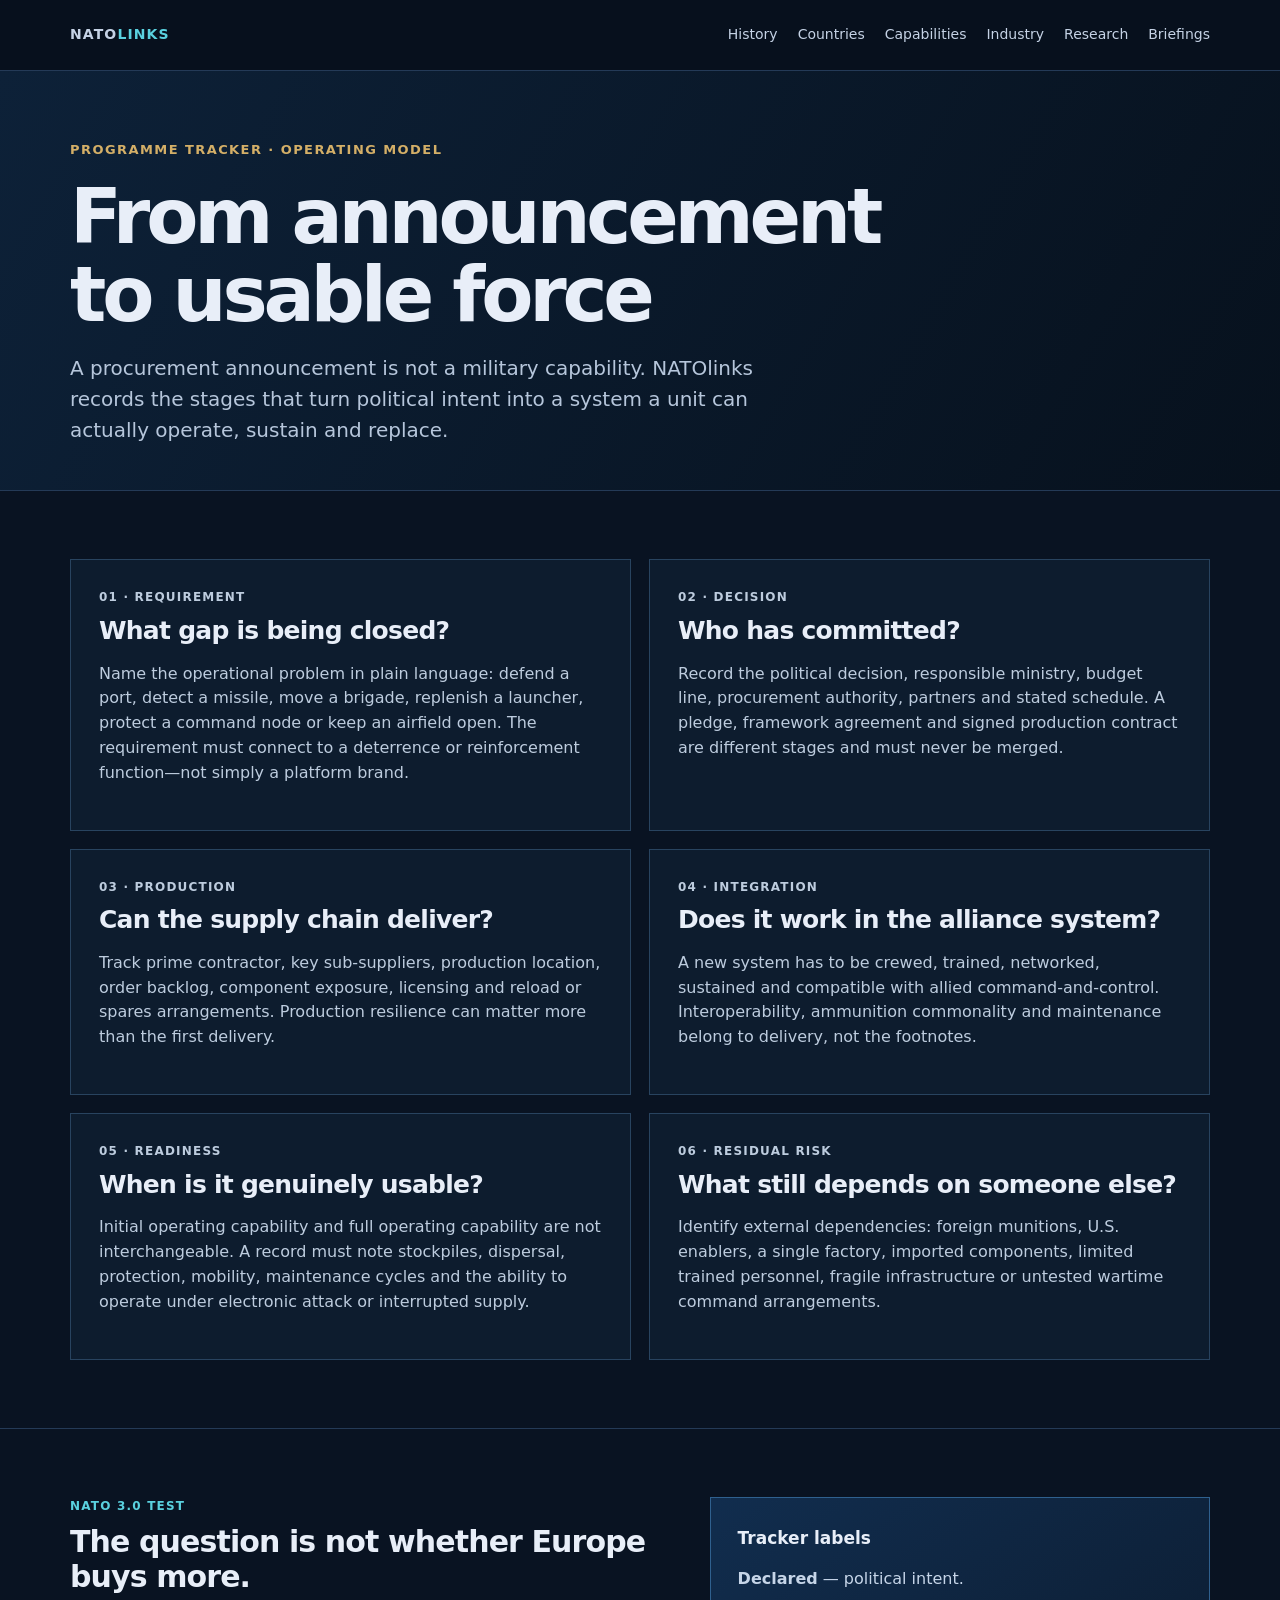
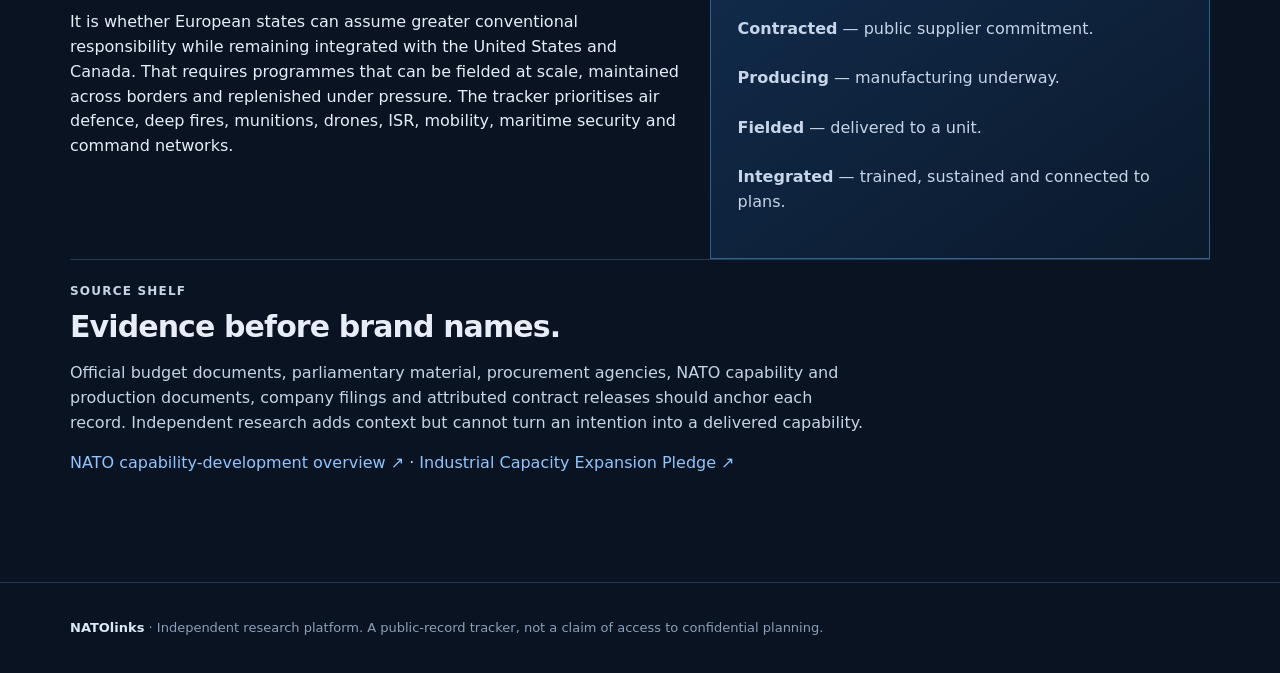
<file: programmes.html>
<!doctype html><html lang="en"><head><meta charset="utf-8"><meta name="viewport" content="width=device-width,initial-scale=1"><title>Programme Tracker — NATOlinks</title><meta name="description" content="A practical public-record framework for tracking NATO-relevant programmes from decision to usable force."><link rel="stylesheet" href="styles.css"></head><body><header class="top"><div class="wrap nav"><a class="brand" href="index.html">NATO<span>LINKS</span></a><nav><a href="history.html">History</a><a href="countries.html">Countries</a><a href="capabilities.html">Capabilities</a><a href="industry.html">Industry</a><a href="research.html">Research</a><a href="briefings.html">Briefings</a></nav></div></header><main><section class="page-intro"><div class="wrap"><p class="speech-tag">Programme tracker · Operating model</p><h1>From announcement to usable force</h1><p class="lede">A procurement announcement is not a military capability. NATOlinks records the stages that turn political intent into a system a unit can actually operate, sustain and replace.</p></div></section><section class="section"><div class="wrap"><div class="content-grid"><article class="dossier"><p class="eyebrow">01 · Requirement</p><h2>What gap is being closed?</h2><p>Name the operational problem in plain language: defend a port, detect a missile, move a brigade, replenish a launcher, protect a command node or keep an airfield open. The requirement must connect to a deterrence or reinforcement function—not simply a platform brand.</p></article><article class="dossier"><p class="eyebrow">02 · Decision</p><h2>Who has committed?</h2><p>Record the political decision, responsible ministry, budget line, procurement authority, partners and stated schedule. A pledge, framework agreement and signed production contract are different stages and must never be merged.</p></article><article class="dossier"><p class="eyebrow">03 · Production</p><h2>Can the supply chain deliver?</h2><p>Track prime contractor, key sub-suppliers, production location, order backlog, component exposure, licensing and reload or spares arrangements. Production resilience can matter more than the first delivery.</p></article><article class="dossier"><p class="eyebrow">04 · Integration</p><h2>Does it work in the alliance system?</h2><p>A new system has to be crewed, trained, networked, sustained and compatible with allied command-and-control. Interoperability, ammunition commonality and maintenance belong to delivery, not the footnotes.</p></article><article class="dossier"><p class="eyebrow">05 · Readiness</p><h2>When is it genuinely usable?</h2><p>Initial operating capability and full operating capability are not interchangeable. A record must note stockpiles, dispersal, protection, mobility, maintenance cycles and the ability to operate under electronic attack or interrupted supply.</p></article><article class="dossier"><p class="eyebrow">06 · Residual risk</p><h2>What still depends on someone else?</h2><p>Identify external dependencies: foreign munitions, U.S. enablers, a single factory, imported components, limited trained personnel, fragile infrastructure or untested wartime command arrangements.</p></article></div></div></section><section class="section"><div class="wrap"><div class="article-grid"><div><p class="eyebrow">NATO 3.0 test</p><h2>The question is not whether Europe buys more.</h2><p>It is whether European states can assume greater conventional responsibility while remaining integrated with the United States and Canada. That requires programmes that can be fielded at scale, maintained across borders and replenished under pressure. The tracker prioritises air defence, deep fires, munitions, drones, ISR, mobility, maritime security and command networks.</p></div><aside class="callout"><h3>Tracker labels</h3><p><b>Declared</b> — political intent.<br><br><b>Contracted</b> — public supplier commitment.<br><br><b>Producing</b> — manufacturing underway.<br><br><b>Fielded</b> — delivered to a unit.<br><br><b>Integrated</b> — trained, sustained and connected to plans.</p></aside></div><div class="block"><p class="eyebrow">Source shelf</p><h2>Evidence before brand names.</h2><p>Official budget documents, parliamentary material, procurement agencies, NATO capability and production documents, company filings and attributed contract releases should anchor each record. Independent research adds context but cannot turn an intention into a delivered capability.</p><p><a href="https://www.nato.int/en/what-we-do/deterrence-and-defence/natos-role-in-capability-development" target="_blank" rel="noreferrer">NATO capability-development overview ↗</a> · <a href="https://www.nato.int/en/about-us/official-texts-and-resources/official-texts/2024/07/10/nato-industrial-capacity-expansion-pledge" target="_blank" rel="noreferrer">Industrial Capacity Expansion Pledge ↗</a></p></div></div></section></main><footer class="footer"><div class="wrap"><strong>NATOlinks</strong> · Independent research platform. A public-record tracker, not a claim of access to confidential planning.</div></footer></body></html>
</file>
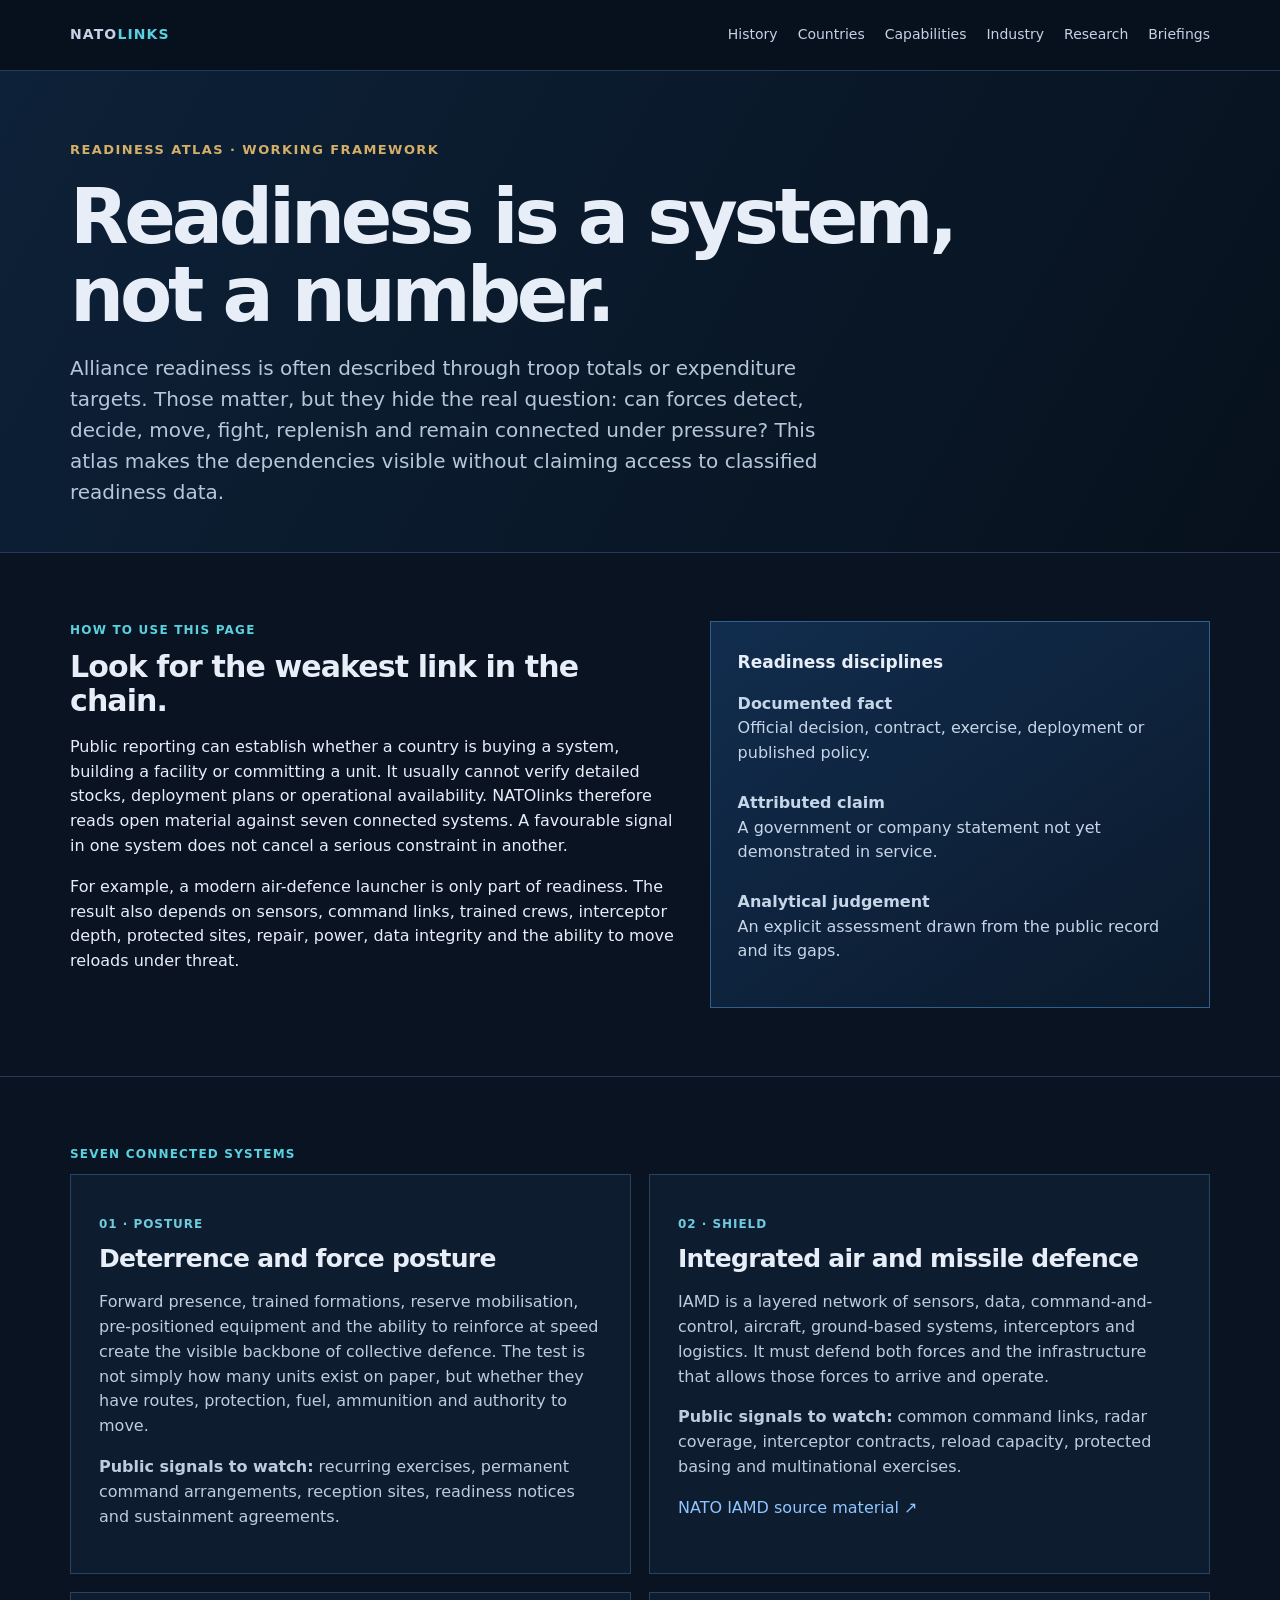
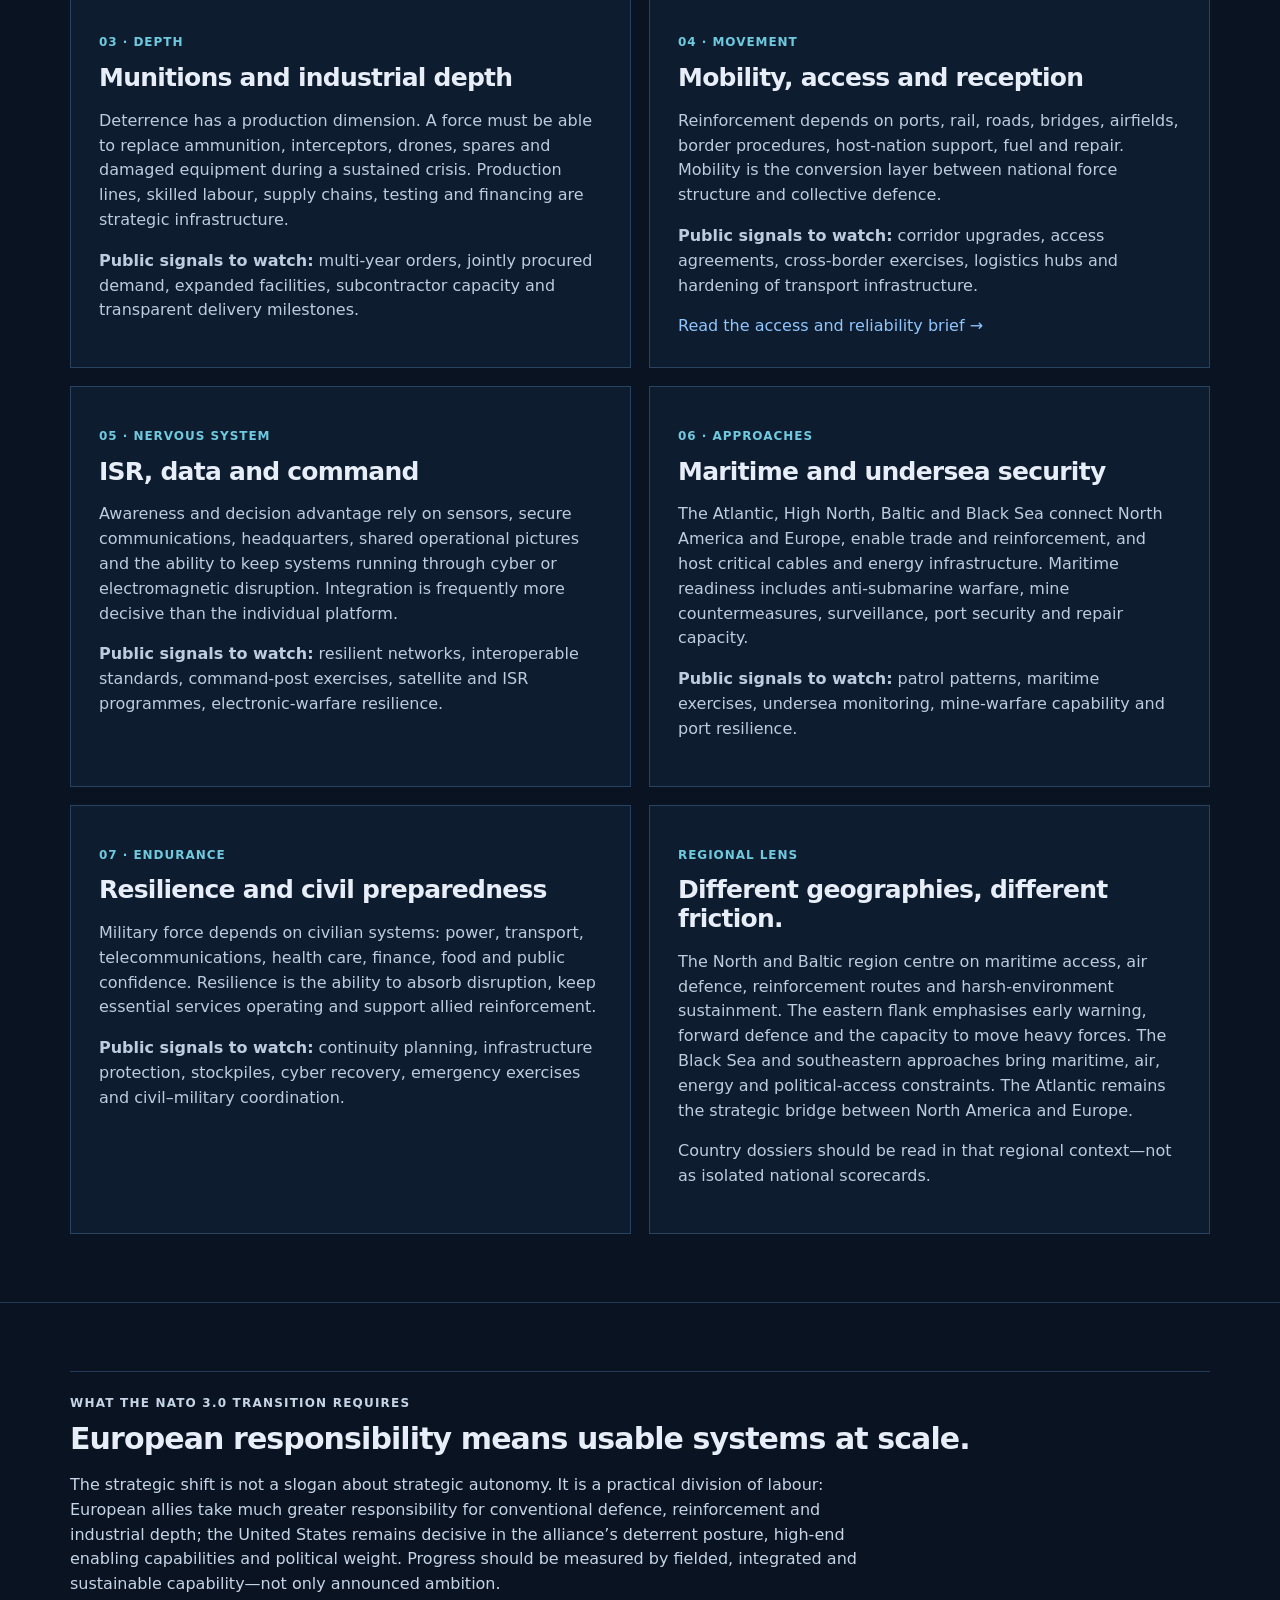
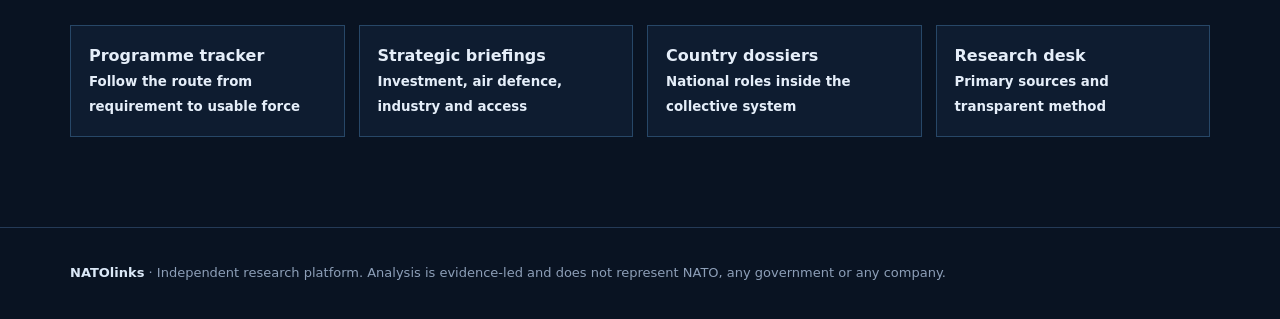
<file: readiness.html>
<!doctype html>
<html lang="en"><head><meta charset="utf-8"><meta name="viewport" content="width=device-width,initial-scale=1"><title>Alliance Readiness Atlas — NATOlinks</title><meta name="description" content="A practical framework for reading NATO readiness across posture, air defence, industry, mobility, command, maritime security and resilience."><link rel="stylesheet" href="styles.css"></head>
<body><header class="top"><div class="wrap nav"><a class="brand" href="index.html">NATO<span>LINKS</span></a><nav><a href="history.html">History</a><a href="countries.html">Countries</a><a href="capabilities.html">Capabilities</a><a href="industry.html">Industry</a><a href="research.html">Research</a><a href="briefings.html">Briefings</a></nav></div></header><main>
<section class="page-intro"><div class="wrap"><p class="speech-tag">Readiness atlas · working framework</p><h1>Readiness is a system, not a number.</h1><p class="lede">Alliance readiness is often described through troop totals or expenditure targets. Those matter, but they hide the real question: can forces detect, decide, move, fight, replenish and remain connected under pressure? This atlas makes the dependencies visible without claiming access to classified readiness data.</p></div></section>
<section class="section"><div class="wrap"><div class="article-grid"><article><p class="eyebrow">How to use this page</p><h2>Look for the weakest link in the chain.</h2><p>Public reporting can establish whether a country is buying a system, building a facility or committing a unit. It usually cannot verify detailed stocks, deployment plans or operational availability. NATOlinks therefore reads open material against seven connected systems. A favourable signal in one system does not cancel a serious constraint in another.</p><p>For example, a modern air-defence launcher is only part of readiness. The result also depends on sensors, command links, trained crews, interceptor depth, protected sites, repair, power, data integrity and the ability to move reloads under threat.</p></article><aside class="callout"><h3>Readiness disciplines</h3><p><b>Documented fact</b><br>Official decision, contract, exercise, deployment or published policy.<br><br><b>Attributed claim</b><br>A government or company statement not yet demonstrated in service.<br><br><b>Analytical judgement</b><br>An explicit assessment drawn from the public record and its gaps.</p></aside></div></div></section>
<section class="section"><div class="wrap"><p class="eyebrow">Seven connected systems</p><div class="content-grid"><article class="dossier"><p class="focus">01 · Posture</p><h2>Deterrence and force posture</h2><p>Forward presence, trained formations, reserve mobilisation, pre-positioned equipment and the ability to reinforce at speed create the visible backbone of collective defence. The test is not simply how many units exist on paper, but whether they have routes, protection, fuel, ammunition and authority to move.</p><p><b>Public signals to watch:</b> recurring exercises, permanent command arrangements, reception sites, readiness notices and sustainment agreements.</p></article><article class="dossier"><p class="focus">02 · Shield</p><h2>Integrated air and missile defence</h2><p>IAMD is a layered network of sensors, data, command-and-control, aircraft, ground-based systems, interceptors and logistics. It must defend both forces and the infrastructure that allows those forces to arrive and operate.</p><p><b>Public signals to watch:</b> common command links, radar coverage, interceptor contracts, reload capacity, protected basing and multinational exercises.</p><a class="text-link" href="https://www.nato.int/en/what-we-do/deterrence-and-defence/nato-integrated-air-and-missile-defence" target="_blank" rel="noreferrer">NATO IAMD source material ↗</a></article><article class="dossier"><p class="focus">03 · Depth</p><h2>Munitions and industrial depth</h2><p>Deterrence has a production dimension. A force must be able to replace ammunition, interceptors, drones, spares and damaged equipment during a sustained crisis. Production lines, skilled labour, supply chains, testing and financing are strategic infrastructure.</p><p><b>Public signals to watch:</b> multi-year orders, jointly procured demand, expanded facilities, subcontractor capacity and transparent delivery milestones.</p></article><article class="dossier"><p class="focus">04 · Movement</p><h2>Mobility, access and reception</h2><p>Reinforcement depends on ports, rail, roads, bridges, airfields, border procedures, host-nation support, fuel and repair. Mobility is the conversion layer between national force structure and collective defence.</p><p><b>Public signals to watch:</b> corridor upgrades, access agreements, cross-border exercises, logistics hubs and hardening of transport infrastructure.</p><a class="text-link" href="access.html">Read the access and reliability brief →</a></article><article class="dossier"><p class="focus">05 · Nervous system</p><h2>ISR, data and command</h2><p>Awareness and decision advantage rely on sensors, secure communications, headquarters, shared operational pictures and the ability to keep systems running through cyber or electromagnetic disruption. Integration is frequently more decisive than the individual platform.</p><p><b>Public signals to watch:</b> resilient networks, interoperable standards, command-post exercises, satellite and ISR programmes, electronic-warfare resilience.</p></article><article class="dossier"><p class="focus">06 · Approaches</p><h2>Maritime and undersea security</h2><p>The Atlantic, High North, Baltic and Black Sea connect North America and Europe, enable trade and reinforcement, and host critical cables and energy infrastructure. Maritime readiness includes anti-submarine warfare, mine countermeasures, surveillance, port security and repair capacity.</p><p><b>Public signals to watch:</b> patrol patterns, maritime exercises, undersea monitoring, mine-warfare capability and port resilience.</p></article><article class="dossier"><p class="focus">07 · Endurance</p><h2>Resilience and civil preparedness</h2><p>Military force depends on civilian systems: power, transport, telecommunications, health care, finance, food and public confidence. Resilience is the ability to absorb disruption, keep essential services operating and support allied reinforcement.</p><p><b>Public signals to watch:</b> continuity planning, infrastructure protection, stockpiles, cyber recovery, emergency exercises and civil–military coordination.</p></article><article class="dossier"><p class="focus">Regional lens</p><h2>Different geographies, different friction.</h2><p>The North and Baltic region centre on maritime access, air defence, reinforcement routes and harsh-environment sustainment. The eastern flank emphasises early warning, forward defence and the capacity to move heavy forces. The Black Sea and southeastern approaches bring maritime, air, energy and political-access constraints. The Atlantic remains the strategic bridge between North America and Europe.</p><p>Country dossiers should be read in that regional context—not as isolated national scorecards.</p></article></div></div></section>
<section class="section"><div class="wrap"><div class="block"><p class="eyebrow">What the NATO 3.0 transition requires</p><h2>European responsibility means usable systems at scale.</h2><p>The strategic shift is not a slogan about strategic autonomy. It is a practical division of labour: European allies take much greater responsibility for conventional defence, reinforcement and industrial depth; the United States remains decisive in the alliance’s deterrent posture, high-end enabling capabilities and political weight. Progress should be measured by fielded, integrated and sustainable capability—not only announced ambition.</p><div class="section-links"><a href="programmes.html">Programme tracker<br><small>Follow the route from requirement to usable force</small></a><a href="briefings.html">Strategic briefings<br><small>Investment, air defence, industry and access</small></a><a href="countries.html">Country dossiers<br><small>National roles inside the collective system</small></a><a href="research.html">Research desk<br><small>Primary sources and transparent method</small></a></div></div></div></section></main><footer class="footer"><div class="wrap"><strong>NATOlinks</strong> · Independent research platform. Analysis is evidence-led and does not represent NATO, any government or any company.</div></footer></body></html>
</file>
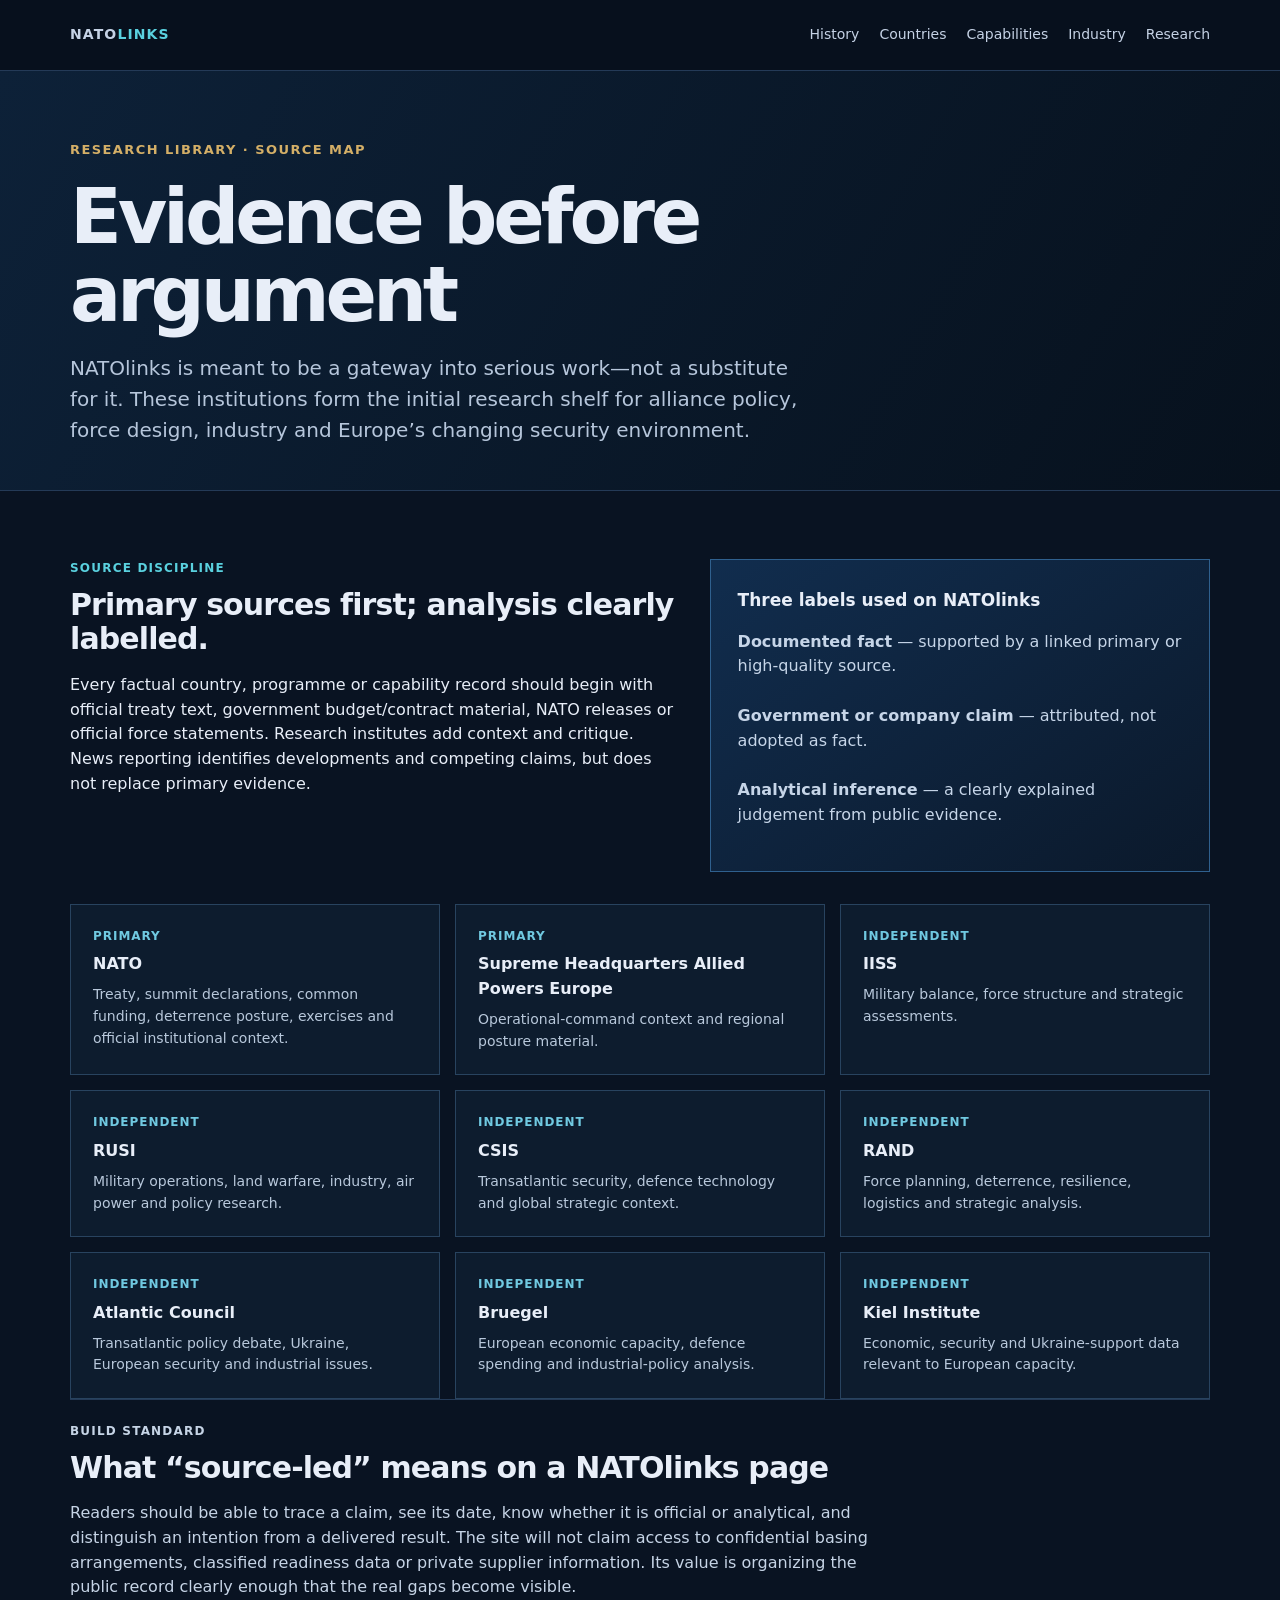
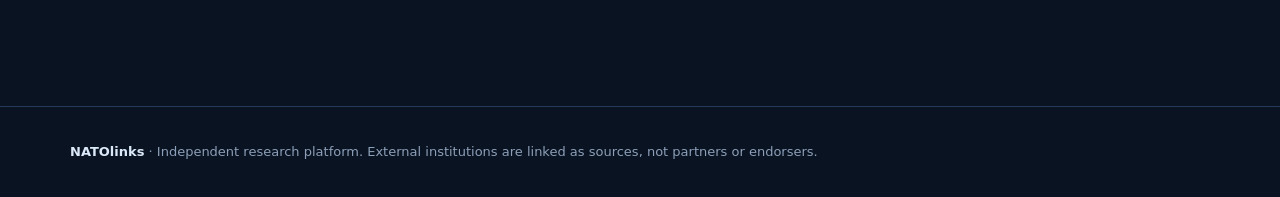
<file: research.html>
<!doctype html>
<html lang="en"><head><meta charset="utf-8"><meta name="viewport" content="width=device-width,initial-scale=1"><title>Research Library — NATOlinks</title><meta name="description" content="A curated research library for NATO strategy, European defence, capability, industry and alliance reliability."><link rel="stylesheet" href="styles.css"></head>
<body><header class="top"><div class="wrap nav"><a class="brand" href="index.html">NATO<span>LINKS</span></a><nav><a href="history.html">History</a><a href="countries.html">Countries</a><a href="capabilities.html">Capabilities</a><a href="industry.html">Industry</a><a href="research.html">Research</a></nav></div></header>
<main><section class="page-intro"><div class="wrap"><p class="speech-tag">Research Library · Source map</p><h1>Evidence before argument</h1><p class="lede">NATOlinks is meant to be a gateway into serious work—not a substitute for it. These institutions form the initial research shelf for alliance policy, force design, industry and Europe’s changing security environment.</p></div></section>
<section class="section"><div class="wrap"><div class="article-grid"><div><p class="eyebrow">Source discipline</p><h2>Primary sources first; analysis clearly labelled.</h2><p>Every factual country, programme or capability record should begin with official treaty text, government budget/contract material, NATO releases or official force statements. Research institutes add context and critique. News reporting identifies developments and competing claims, but does not replace primary evidence.</p></div><aside class="callout"><h3>Three labels used on NATOlinks</h3><p><b>Documented fact</b> — supported by a linked primary or high-quality source.<br><br><b>Government or company claim</b> — attributed, not adopted as fact.<br><br><b>Analytical inference</b> — a clearly explained judgement from public evidence.</p></aside></div>
<div class="resource-list" style="margin-top:32px">
<a class="resource" href="https://www.nato.int/" target="_blank" rel="noreferrer"><span>Primary</span><b>NATO</b><p>Treaty, summit declarations, common funding, deterrence posture, exercises and official institutional context.</p></a>
<a class="resource" href="https://shape.nato.int/" target="_blank" rel="noreferrer"><span>Primary</span><b>Supreme Headquarters Allied Powers Europe</b><p>Operational-command context and regional posture material.</p></a>
<a class="resource" href="https://www.iiss.org/" target="_blank" rel="noreferrer"><span>Independent</span><b>IISS</b><p>Military balance, force structure and strategic assessments.</p></a>
<a class="resource" href="https://rusi.org/" target="_blank" rel="noreferrer"><span>Independent</span><b>RUSI</b><p>Military operations, land warfare, industry, air power and policy research.</p></a>
<a class="resource" href="https://www.csis.org/" target="_blank" rel="noreferrer"><span>Independent</span><b>CSIS</b><p>Transatlantic security, defence technology and global strategic context.</p></a>
<a class="resource" href="https://www.rand.org/" target="_blank" rel="noreferrer"><span>Independent</span><b>RAND</b><p>Force planning, deterrence, resilience, logistics and strategic analysis.</p></a>
<a class="resource" href="https://www.atlanticcouncil.org/" target="_blank" rel="noreferrer"><span>Independent</span><b>Atlantic Council</b><p>Transatlantic policy debate, Ukraine, European security and industrial issues.</p></a>
<a class="resource" href="https://www.bruegel.org/" target="_blank" rel="noreferrer"><span>Independent</span><b>Bruegel</b><p>European economic capacity, defence spending and industrial-policy analysis.</p></a>
<a class="resource" href="https://www.kielinstitut.de/" target="_blank" rel="noreferrer"><span>Independent</span><b>Kiel Institute</b><p>Economic, security and Ukraine-support data relevant to European capacity.</p></a>
</div>
<div class="block"><p class="eyebrow">Build standard</p><h2>What “source-led” means on a NATOlinks page</h2><p>Readers should be able to trace a claim, see its date, know whether it is official or analytical, and distinguish an intention from a delivered result. The site will not claim access to confidential basing arrangements, classified readiness data or private supplier information. Its value is organizing the public record clearly enough that the real gaps become visible.</p></div></div></section></main><footer class="footer"><div class="wrap"><strong>NATOlinks</strong> · Independent research platform. External institutions are linked as sources, not partners or endorsers.</div></footer></body></html>
</file>
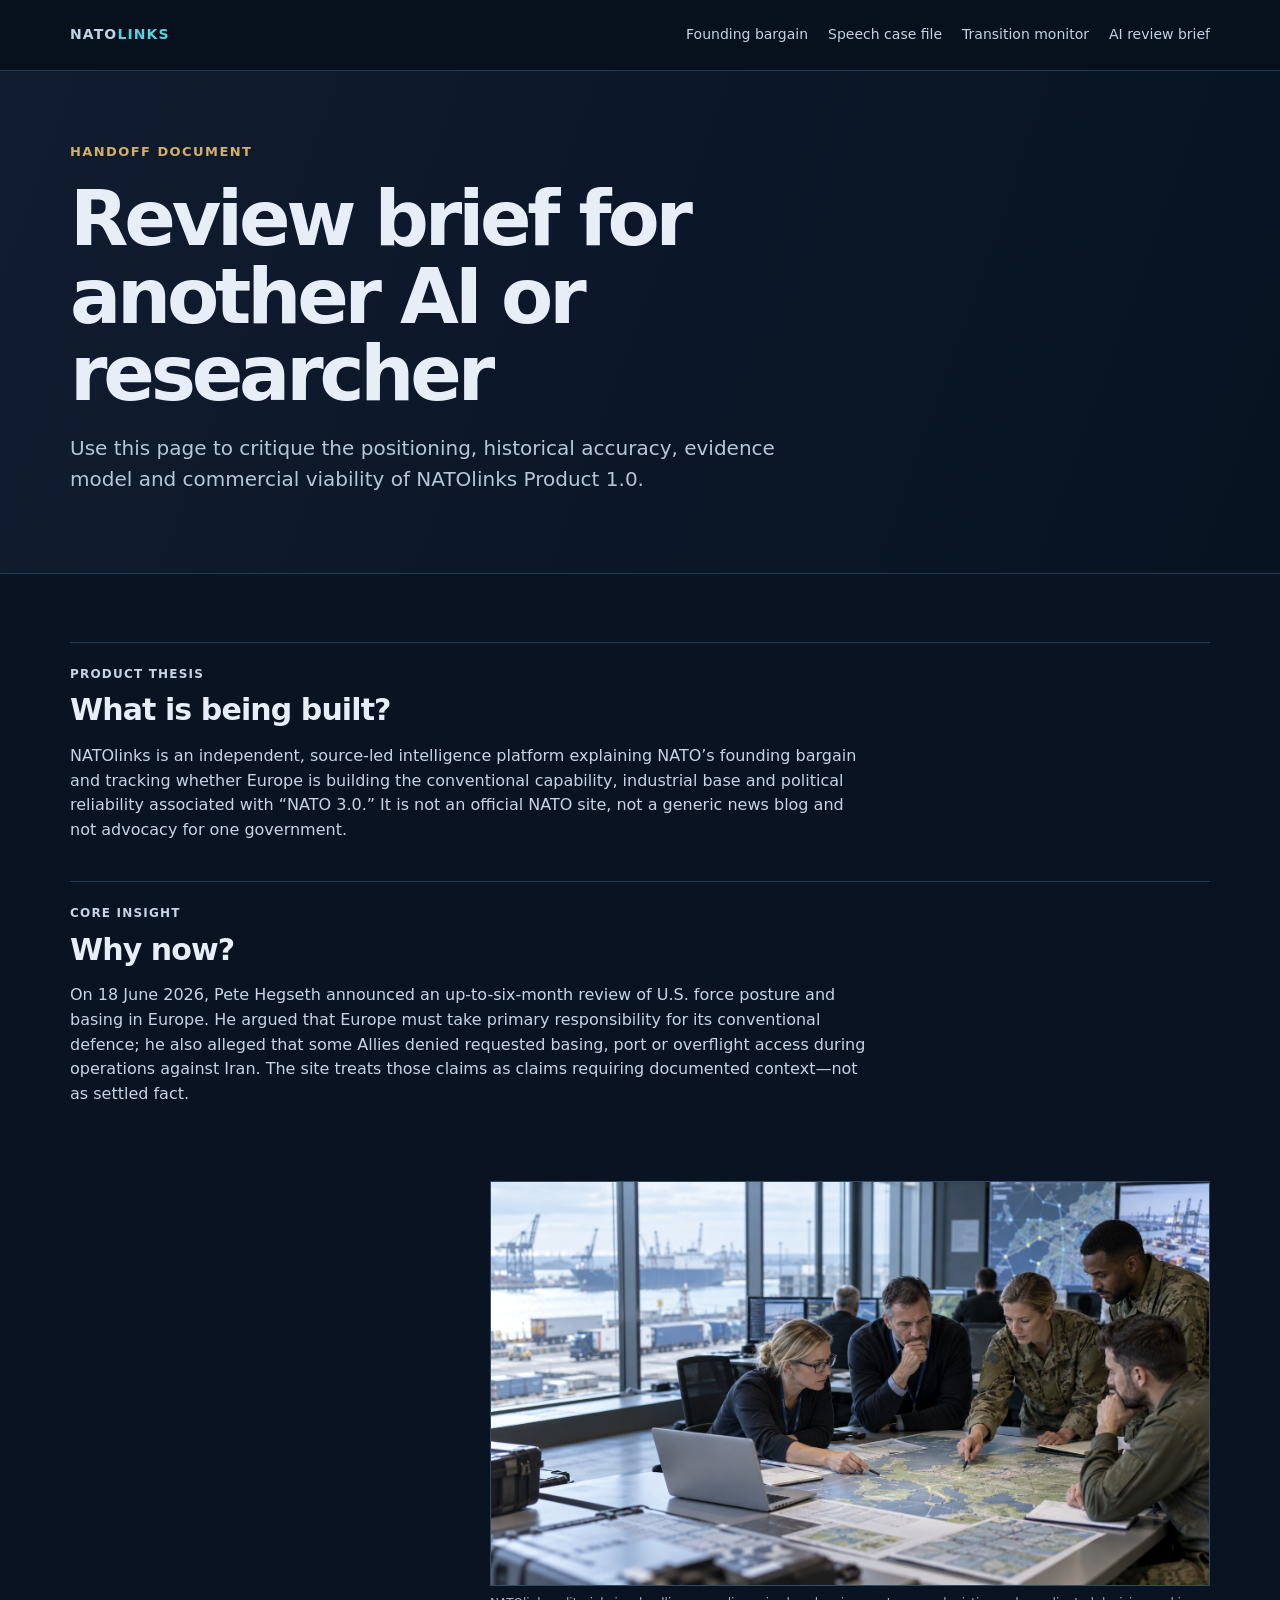
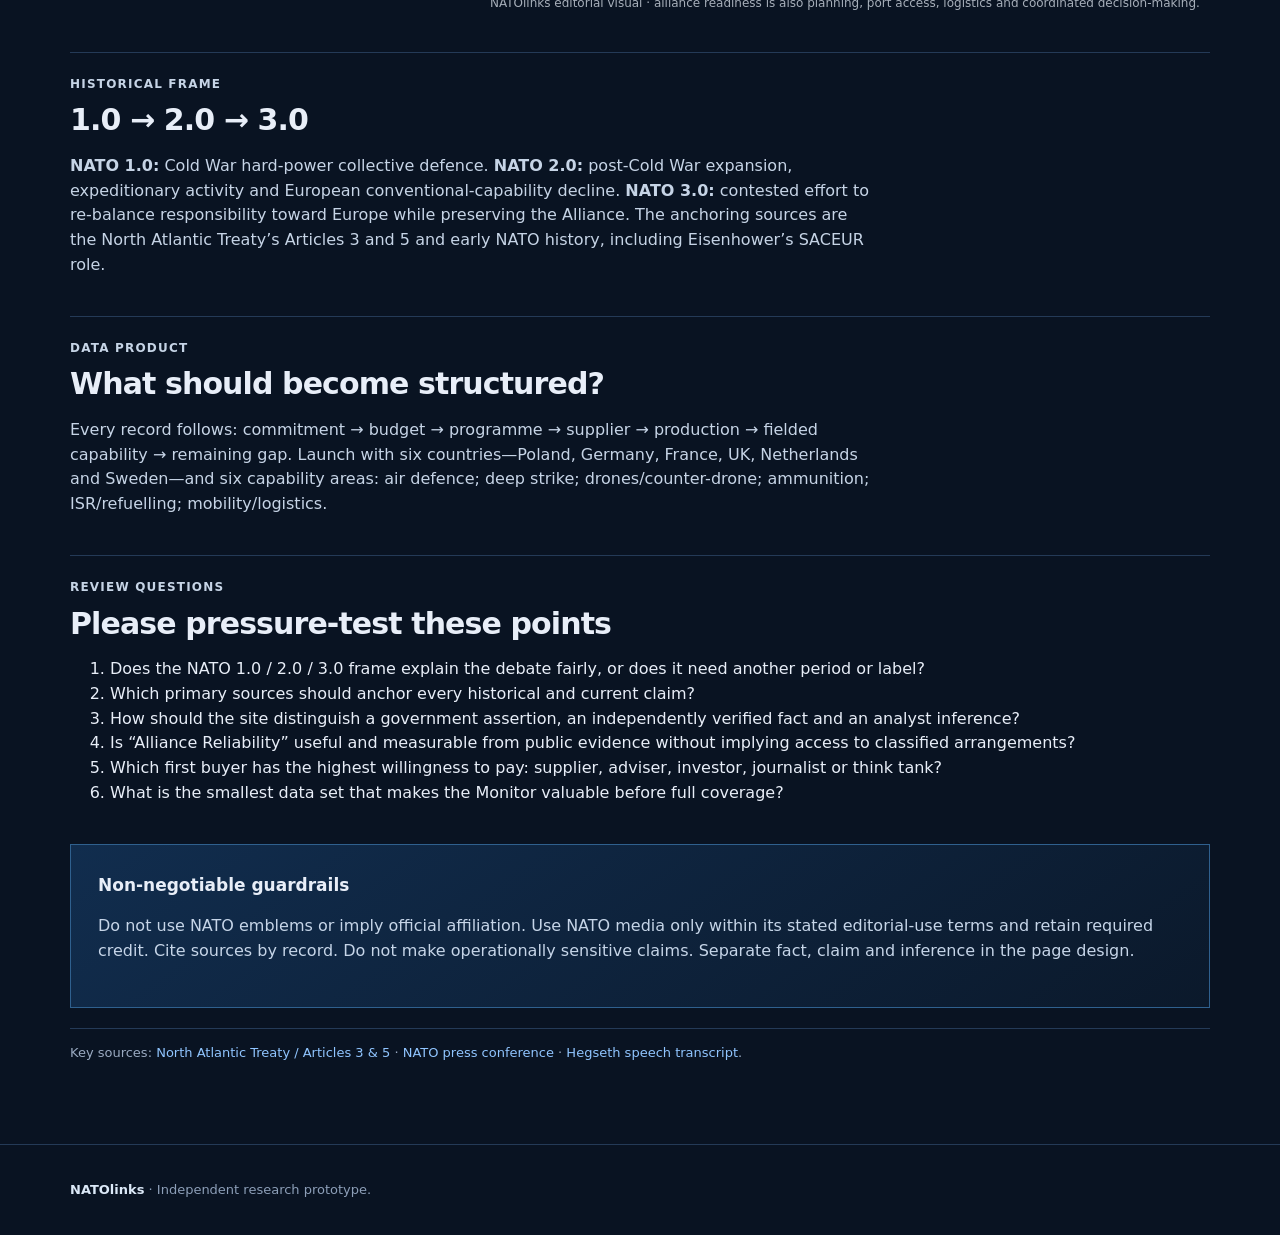
<file: review.html>
<!doctype html>
<html lang="en">
<head>
<meta charset="utf-8">
<meta name="viewport" content="width=device-width,initial-scale=1">
<title>AI Review Brief — NATOlinks</title>
<link rel="stylesheet" href="styles.css">
</head>
<body>
<header class="top">
<div class="wrap nav">
<a class="brand" href="index.html">NATO<span>LINKS</span>
</a>
<nav>
<a href="history.html">Founding bargain</a>
<a href="speech.html">Speech case file</a>
<a href="monitor.html">Transition monitor</a>
<a href="review.html">AI review brief</a>
</nav>
</div>
</header>
<main>
<section class="case-hero">
<div class="wrap">
<p class="speech-tag">Handoff document</p>
<h1>Review brief for another AI or researcher</h1>
<p class="lede">Use this page to critique the positioning, historical accuracy, evidence model and commercial viability of NATOlinks Product 1.0.</p>
</div>
</section>
<section class="section">
<div class="wrap">
<div class="block">
<p class="eyebrow">Product thesis</p>
<h2>What is being built?</h2>
<p>NATOlinks is an independent, source-led intelligence platform explaining NATO’s founding bargain and tracking whether Europe is building the conventional capability, industrial base and political reliability associated with “NATO 3.0.” It is not an official NATO site, not a generic news blog and not advocacy for one government.</p>
</div>
<div class="block">
<p class="eyebrow">Core insight</p>
<h2>Why now?</h2>
<p>On 18 June 2026, Pete Hegseth announced an up-to-six-month review of U.S. force posture and basing in Europe. He argued that Europe must take primary responsibility for its conventional defence; he also alleged that some Allies denied requested basing, port or overflight access during operations against Iran. The site treats those claims as claims requiring documented context—not as settled fact.</p>
</div>
<figure class="feature-visual feature-visual-right">
<img src="alliance-planning-logistics-editorial.png" alt="Editorial image of European civilian and military personnel planning logistics beside a port">
<figcaption>NATOlinks editorial visual · alliance readiness is also planning, port access, logistics and coordinated decision-making.</figcaption>
</figure>
<div class="block">
<p class="eyebrow">Historical frame</p>
<h2>1.0 → 2.0 → 3.0</h2>
<p>
<b>NATO 1.0:</b> Cold War hard-power collective defence. <b>NATO 2.0:</b> post-Cold War expansion, expeditionary activity and European conventional-capability decline. <b>NATO 3.0:</b> contested effort to re-balance responsibility toward Europe while preserving the Alliance. The anchoring sources are the North Atlantic Treaty’s Articles 3 and 5 and early NATO history, including Eisenhower’s SACEUR role.</p>
</div>
<div class="block">
<p class="eyebrow">Data product</p>
<h2>What should become structured?</h2>
<p>Every record follows: commitment → budget → programme → supplier → production → fielded capability → remaining gap. Launch with six countries—Poland, Germany, France, UK, Netherlands and Sweden—and six capability areas: air defence; deep strike; drones/counter-drone; ammunition; ISR/refuelling; mobility/logistics.</p>
</div>
<div class="block">
<p class="eyebrow">Review questions</p>
<h2>Please pressure-test these points</h2>
<ol>
<li>Does the NATO 1.0 / 2.0 / 3.0 frame explain the debate fairly, or does it need another period or label?</li>
<li>Which primary sources should anchor every historical and current claim?</li>
<li>How should the site distinguish a government assertion, an independently verified fact and an analyst inference?</li>
<li>Is “Alliance Reliability” useful and measurable from public evidence without implying access to classified arrangements?</li>
<li>Which first buyer has the highest willingness to pay: supplier, adviser, investor, journalist or think tank?</li>
<li>What is the smallest data set that makes the Monitor valuable before full coverage?</li>
</ol>
</div>
<div class="callout">
<h3>Non-negotiable guardrails</h3>
<p>Do not use NATO emblems or imply official affiliation. Use NATO media only within its stated editorial-use terms and retain required credit. Cite sources by record. Do not make operationally sensitive claims. Separate fact, claim and inference in the page design.</p>
</div>
<p class="source">Key sources: <a href="https://www.nato.int/en/what-we-do/introduction-to-nato/collective-defence-and-article-5" target="_blank" rel="noreferrer">North Atlantic Treaty / Articles 3 & 5</a> · <a href="https://www.nato.int/en/news-and-events/events/transcripts/2026/06/18/press-conference-following-the-meetings-of-nato-ministers-of-defence" target="_blank" rel="noreferrer">NATO press conference</a> · <a href="https://www.war.gov/News/Speeches/Speech/Article/4539593/remarks-by-secretary-of-war-pete-hegseth-at-the-2026-nato-defense-ministerial-i/" target="_blank" rel="noreferrer">Hegseth speech transcript</a>.</p>
</div>
</section>
</main>
<footer class="footer">
<div class="wrap">
<strong>NATOlinks</strong> · Independent research prototype.</div>
</footer>
</body>
</html>
</file>
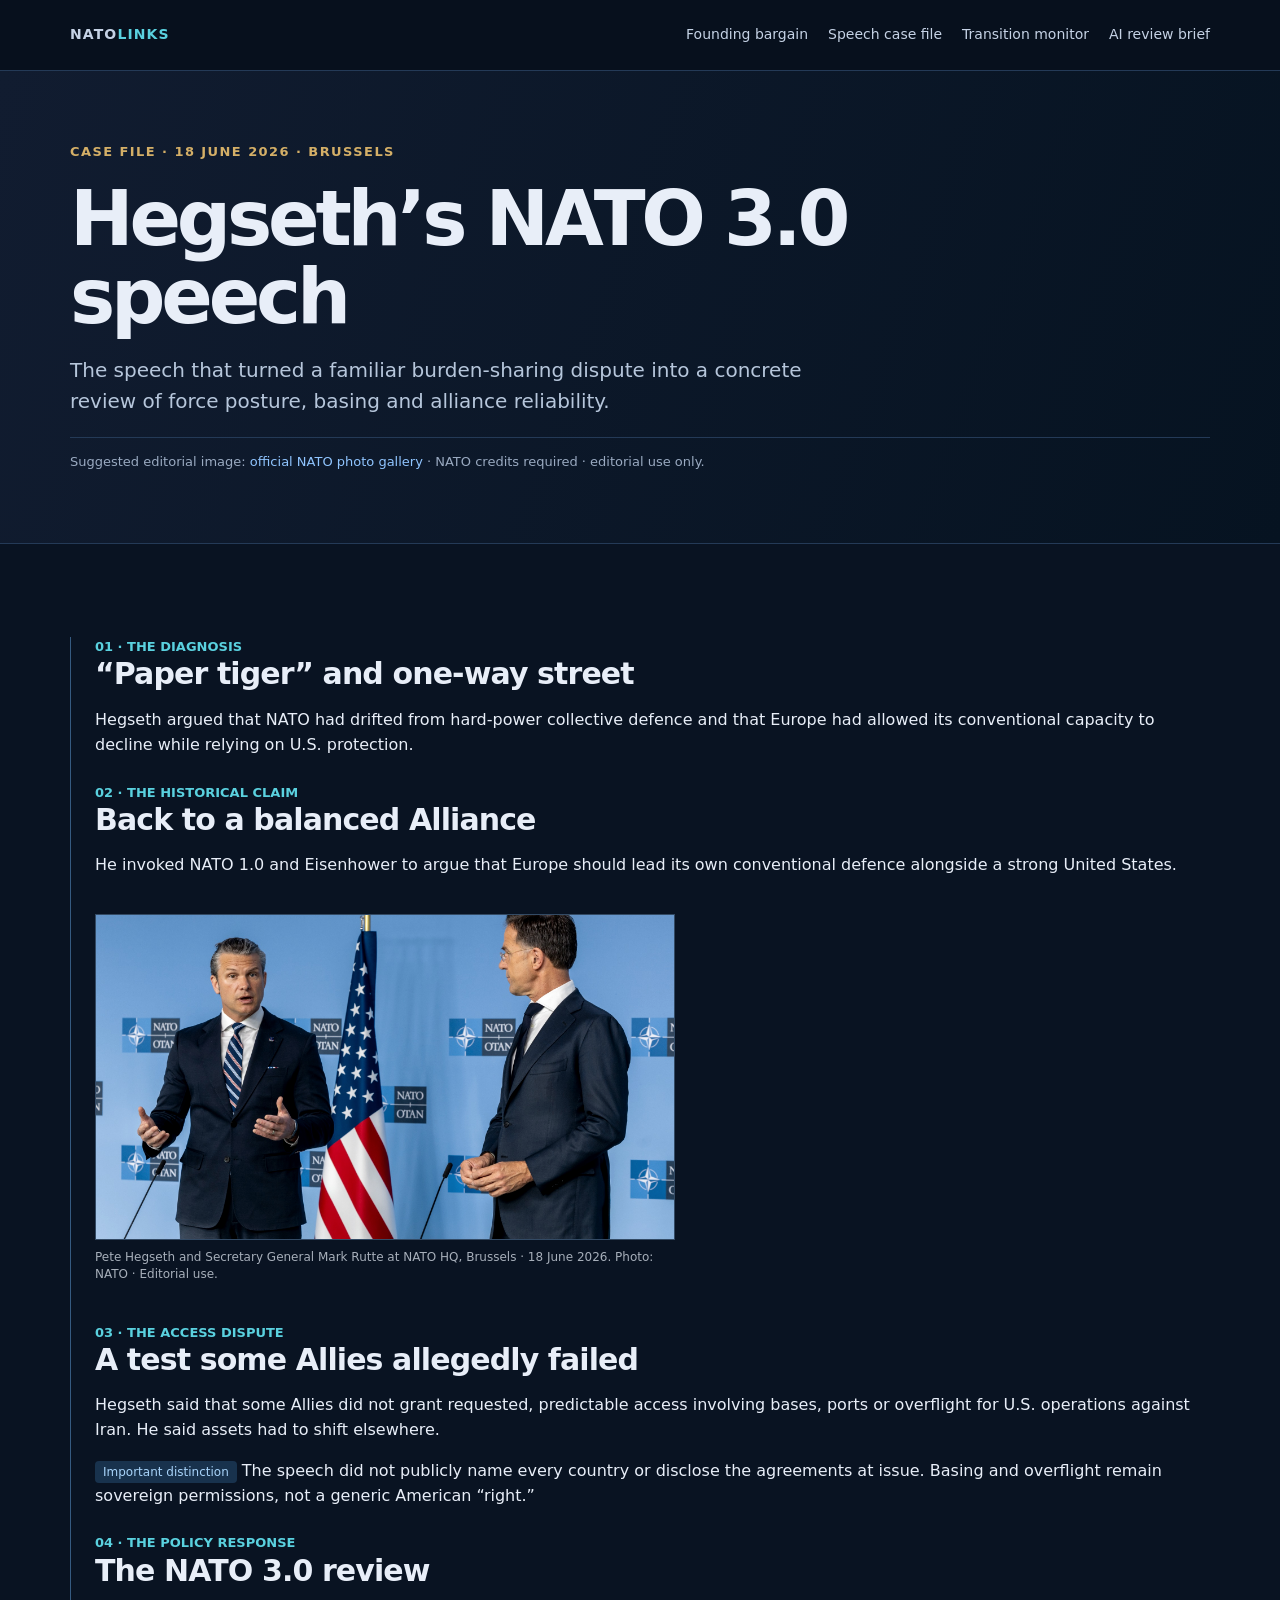
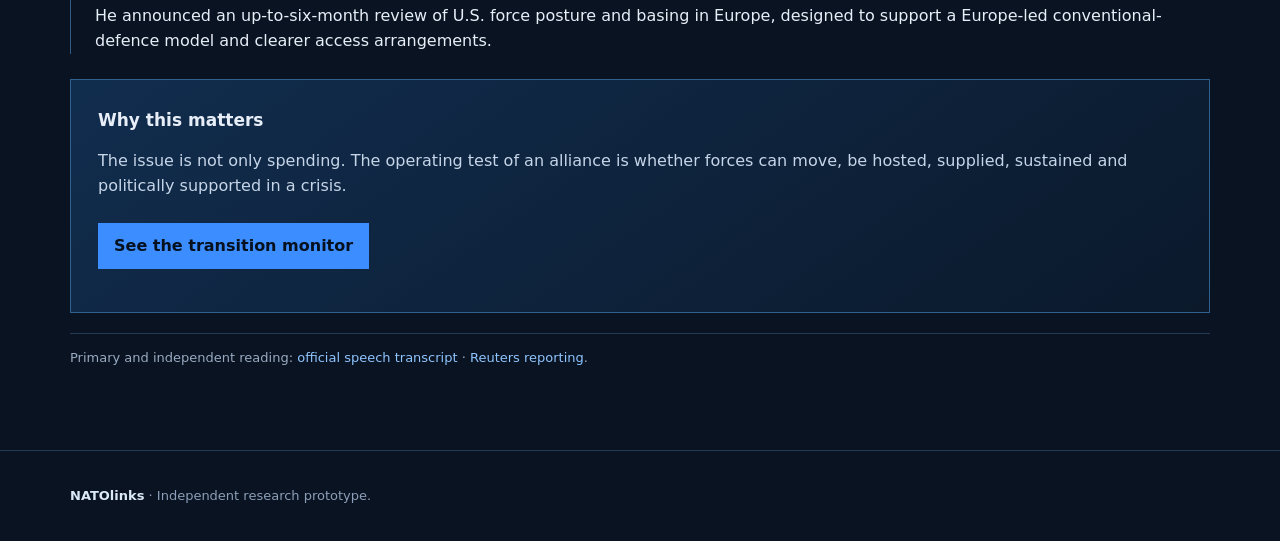
<file: speech.html>
<!doctype html>
<html lang="en">
<head>
<meta charset="utf-8">
<meta name="viewport" content="width=device-width,initial-scale=1">
<title>Hegseth’s NATO 3.0 Speech — NATOlinks</title>
<link rel="stylesheet" href="styles.css">
</head>
<body>
<header class="top">
<div class="wrap nav">
<a class="brand" href="index.html">NATO<span>LINKS</span>
</a>
<nav>
<a href="history.html">Founding bargain</a>
<a href="speech.html">Speech case file</a>
<a href="monitor.html">Transition monitor</a>
<a href="review.html">AI review brief</a>
</nav>
</div>
</header>
<main>
<section class="case-hero">
<div class="wrap">
<p class="speech-tag">Case file · 18 June 2026 · Brussels</p>
<h1>Hegseth’s NATO 3.0 speech</h1>
<p class="lede">The speech that turned a familiar burden-sharing dispute into a concrete review of force posture, basing and alliance reliability.</p>
<p class="source">Suggested editorial image: <a href="https://www.nato.int/en/multimedia/multimedia/photos/2026/06/18/remarks-by-the-nato-secretary-general-and-the-us-secretary-of-war" target="_blank" rel="noreferrer">official NATO photo gallery</a> · NATO credits required · editorial use only.</p>
</div>
</section>
<section class="section">
<div class="wrap">
<div class="timeline">
<article>
<time>01 · THE DIAGNOSIS</time>
<h2>“Paper tiger” and one-way street</h2>
<p>Hegseth argued that NATO had drifted from hard-power collective defence and that Europe had allowed its conventional capacity to decline while relying on U.S. protection.</p>
</article>
<article>
<time>02 · THE HISTORICAL CLAIM</time>
<h2>Back to a balanced Alliance</h2>
<p>He invoked NATO 1.0 and Eisenhower to argue that Europe should lead its own conventional defence alongside a strong United States.</p>
</article>
<figure class="feature-visual feature-visual-compact">
<img src="hegseth-rutte-nato-hq-2026.jpg" alt="Pete Hegseth speaks beside NATO Secretary General Mark Rutte at NATO Headquarters in Brussels">
<figcaption>Pete Hegseth and Secretary General Mark Rutte at NATO HQ, Brussels · 18 June 2026. Photo: NATO · Editorial use.</figcaption>
</figure>
<article>
<time>03 · THE ACCESS DISPUTE</time>
<h2>A test some Allies allegedly failed</h2>
<p>Hegseth said that some Allies did not grant requested, predictable access involving bases, ports or overflight for U.S. operations against Iran. He said assets had to shift elsewhere.</p>
<p>
<span class="pill">Important distinction</span> The speech did not publicly name every country or disclose the agreements at issue. Basing and overflight remain sovereign permissions, not a generic American “right.”</p>
</article>
<article>
<time>04 · THE POLICY RESPONSE</time>
<h2>The NATO 3.0 review</h2>
<p>He announced an up-to-six-month review of U.S. force posture and basing in Europe, designed to support a Europe-led conventional-defence model and clearer access arrangements.</p>
</article>
</div>
<div class="callout">
<h3>Why this matters</h3>
<p>The issue is not only spending. The operating test of an alliance is whether forces can move, be hosted, supplied, sustained and politically supported in a crisis.</p>
<p>
<a class="button" href="monitor.html">See the transition monitor</a>
</p>
</div>
<p class="source">Primary and independent reading: <a href="https://www.war.gov/News/Speeches/Speech/Article/4539593/remarks-by-secretary-of-war-pete-hegseth-at-the-2026-nato-defense-ministerial-i/" target="_blank" rel="noreferrer">official speech transcript</a> · <a href="https://www.reuters.com/business/finance/hegseth-announces-review-us-troops-europe-scorns-some-allies-2026-06-18/" target="_blank" rel="noreferrer">Reuters reporting</a>.</p>
</div>
</section>
</main>
<footer class="footer">
<div class="wrap">
<strong>NATOlinks</strong> · Independent research prototype.</div>
</footer>
</body>
</html>
</file>
<file: styles.css>
:root{--ink:#e8eef8;--muted:#9aaac1;--paper:#091322;--panel:#0e1c30;--line:#243a57;--blue:#3c8dff;--cyan:#5ad1df;--gold:#d4af67;--red:#e36f70}*{box-sizing:border-box}html{scroll-behavior:smooth}body{margin:0;background:var(--paper);color:var(--ink);font:16px/1.55 Inter,ui-sans-serif,system-ui,-apple-system,BlinkMacSystemFont,"Segoe UI",sans-serif}a{color:#90c5ff;text-decoration:none}a:hover{text-decoration:underline}.wrap{width:min(1140px,calc(100% - 40px));margin:auto}.top{border-bottom:1px solid var(--line);background:#07101d}.nav{height:70px;display:flex;align-items:center;gap:28px}.brand{font-weight:800;letter-spacing:.08em;color:#fff;font-size:18px}.brand span{color:var(--cyan)}.nav nav{display:flex;gap:20px;margin-left:auto}.nav a{font-size:14px;color:#c5d2e5}.tag{display:inline-flex;border:1px solid #32679c;color:#93c7ff;background:#0d2540;border-radius:999px;padding:5px 10px;font-size:12px;letter-spacing:.08em;text-transform:uppercase}.hero{padding:78px 0 62px;background:radial-gradient(circle at 75% 15%,#153a66 0,transparent 33%),linear-gradient(135deg,#081423,#0b1d32 56%,#0a1320)}h1{font-size:clamp(42px,6vw,76px);line-height:1.02;letter-spacing:-.055em;margin:18px 0;max-width:900px}h2{font-size:30px;line-height:1.15;letter-spacing:-.03em;margin:0 0 16px}h3{margin:0 0 7px;font-size:17px}.lede{max-width:750px;font-size:20px;color:#b6c6db}.hero-grid{display:grid;grid-template-columns:1.45fr .8fr;gap:45px;align-items:end}.quote{border-left:2px solid var(--gold);padding:14px 0 14px 20px;color:#dce7f5;font-size:17px}.quote small{display:block;color:var(--muted);margin-top:9px}.stats{display:grid;grid-template-columns:1fr 1fr;gap:10px}.stat{padding:16px;background:#0d2036;border:1px solid #274767}.stat b{display:block;font-size:28px;color:#fff}.stat span{font-size:12px;color:var(--muted);text-transform:uppercase;letter-spacing:.08em}.section{padding:68px 0;border-top:1px solid var(--line)}.eyebrow{color:var(--cyan);font-size:12px;font-weight:700;letter-spacing:.1em;text-transform:uppercase;margin:0 0 10px}.grid3{display:grid;grid-template-columns:repeat(3,1fr);gap:16px}.card{border:1px solid var(--line);background:var(--panel);padding:23px}.era{position:relative;min-height:250px}.era-num{font-size:12px;color:var(--gold);font-weight:800;letter-spacing:.1em}.era p,.card p{color:var(--muted);margin:8px 0 0}.year{color:#fff;font-weight:700}.monitor{display:grid;grid-template-columns:1.1fr .9fr;gap:30px}.table{width:100%;border-collapse:collapse;font-size:14px}.table th{color:#91a7c4;text-align:left;padding:11px 10px;border-bottom:1px solid var(--line);font-size:11px;text-transform:uppercase;letter-spacing:.08em}.table td{padding:14px 10px;border-bottom:1px solid #1b2e48}.score{font-weight:800}.strong{color:#58dcaa}.transition{color:#f4c66a}.developing{color:#ff9890}.callout{background:linear-gradient(145deg,#112d4e,#0b192b);border:1px solid #2f608e;padding:27px}.callout p{color:#c6d5e8}.button{display:inline-block;background:var(--blue);color:#06111f;padding:11px 16px;font-weight:800;margin-top:8px}.source{font-size:13px;color:var(--muted);border-top:1px solid var(--line);padding-top:14px;margin-top:20px}.footer{padding:35px 0;color:#8d9fb8;font-size:13px;border-top:1px solid var(--line)}.footer strong{color:#dbe8f7}.case-hero{padding:58px 0;background:linear-gradient(110deg,#111c30,#061321)}.speech-tag{color:var(--gold);font-size:13px;text-transform:uppercase;font-weight:700;letter-spacing:.11em}.block{padding:22px 0;border-top:1px solid var(--line)}.block p{max-width:800px;color:#c6d4e6}.pill{font-size:12px;padding:4px 8px;background:#18324d;color:#a8d4fa;border-radius:4px}.timeline{border-left:1px solid #355a80;margin:25px 0;padding-left:24px}.timeline article{margin:0 0 25px}.timeline time{display:block;color:var(--cyan);font-size:13px;font-weight:800}@media(max-width:760px){.nav nav{display:none}.hero-grid,.monitor,.grid3{grid-template-columns:1fr}.hero{padding:55px 0}.section{padding:48px 0}.wrap{width:min(100% - 28px,1140px)}h1{font-size:46px}.stats{max-width:420px}}
 .access-hero{display:grid;grid-template-columns:minmax(0,1.2fr) minmax(260px,.8fr);gap:2.5rem;align-items:center}.access-figure{margin:0}.access-figure img{display:block;width:100%;max-height:440px;object-fit:cover;object-position:center;border:1px solid #374151;filter:saturate(.82) contrast(1.04)}.access-figure figcaption{margin-top:.55rem;color:#a7afba;font-size:.75rem;line-height:1.4}.infographic{margin:2rem 0 2.4rem}.infographic img{width:100%;display:block;border:1px solid #334050}.infographic figcaption{margin-top:.5rem;color:#a7afba;font-size:.75rem}@media(max-width:760px){.access-hero{grid-template-columns:1fr}.access-figure{max-width:560px}.access-figure img{max-height:520px}}
 .feature-visual{margin:2.25rem 0 2.5rem;max-width:720px}.feature-visual img{display:block;width:100%;aspect-ratio:16/9;object-fit:cover;border:1px solid #334c68;filter:saturate(.9) contrast(1.03)}.feature-visual figcaption{margin-top:.55rem;color:#a7afba;font-size:.75rem;line-height:1.4}.feature-visual.feature-visual-right{margin-left:auto}.feature-visual.feature-visual-compact{max-width:580px}.feature-visual.feature-visual-wide{max-width:none}
 .page-intro{padding:56px 0 44px;background:linear-gradient(120deg,#0d2138,#07111d)}.page-intro .lede{margin-bottom:0}.content-grid{display:grid;grid-template-columns:repeat(2,minmax(0,1fr));gap:18px}.dossier{padding:28px;background:#0d1c2e;border:1px solid #28435f}.dossier h2{font-size:25px;margin-bottom:10px}.dossier p{color:#bdccde}.dossier ul{color:#bdccde;padding-left:20px;margin:15px 0}.dossier li{margin:7px 0}.dossier .focus{color:#6fcae0;font-size:12px;letter-spacing:.08em;text-transform:uppercase;font-weight:800}.article-grid{display:grid;grid-template-columns:1.1fr .9fr;gap:28px;align-items:start}.article-grid .callout{position:sticky;top:20px}.resource-list{display:grid;grid-template-columns:repeat(3,minmax(0,1fr));gap:15px}.resource{display:block;padding:22px;background:#0d1c2e;border:1px solid #28435f;color:var(--ink)}.resource:hover{border-color:#5594c9;text-decoration:none}.resource span{display:block;color:#70c9e1;font-size:12px;font-weight:800;letter-spacing:.08em;text-transform:uppercase;margin-bottom:7px}.resource p{margin:7px 0 0;color:#b8c8db;font-size:14px}.section-links{display:grid;grid-template-columns:repeat(4,1fr);gap:14px;margin-top:28px}.section-links a{display:block;padding:18px;background:#0e1c30;border:1px solid #274767;color:#e5eef9;font-weight:750}.section-links a:hover{background:#112a47;text-decoration:none}@media(max-width:760px){.content-grid,.article-grid,.resource-list,.section-links{grid-template-columns:1fr}.article-grid .callout{position:static}}
.country-heading{display:flex;align-items:center;gap:.48rem}.country-flags{display:inline-flex;align-items:center;gap:.16rem;font-size:.88em;line-height:1;white-space:nowrap;filter:saturate(.92)}.country-atlas{display:grid;grid-template-columns:minmax(0,1.25fr) minmax(250px,.75fr);gap:2.2rem;align-items:start;margin-bottom:2rem}.country-atlas .feature-visual{margin:0}.country-atlas .feature-visual img{aspect-ratio:4/3;object-position:center}.country-atlas .feature-visual figcaption{max-width:34rem}@media(max-width:760px){.country-atlas{grid-template-columns:1fr}.country-atlas .feature-visual{max-width:560px}}
</file>
